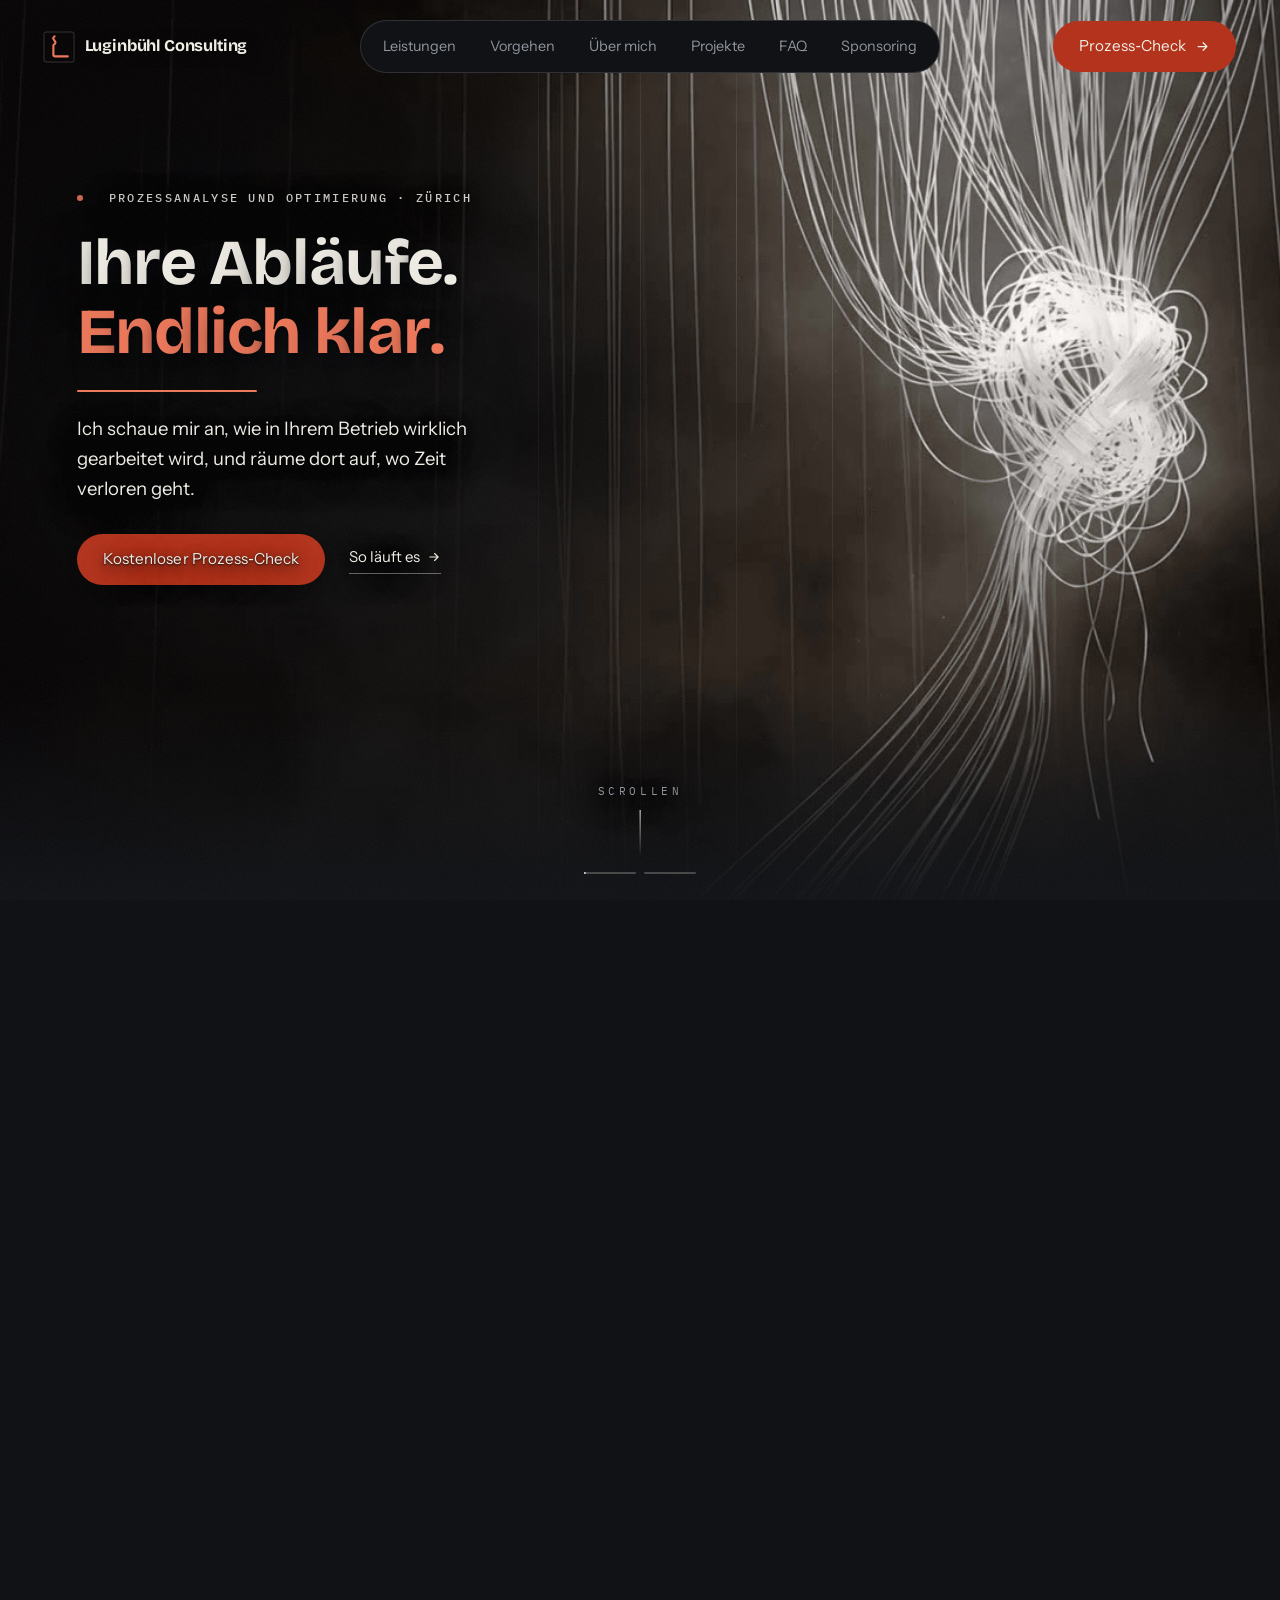
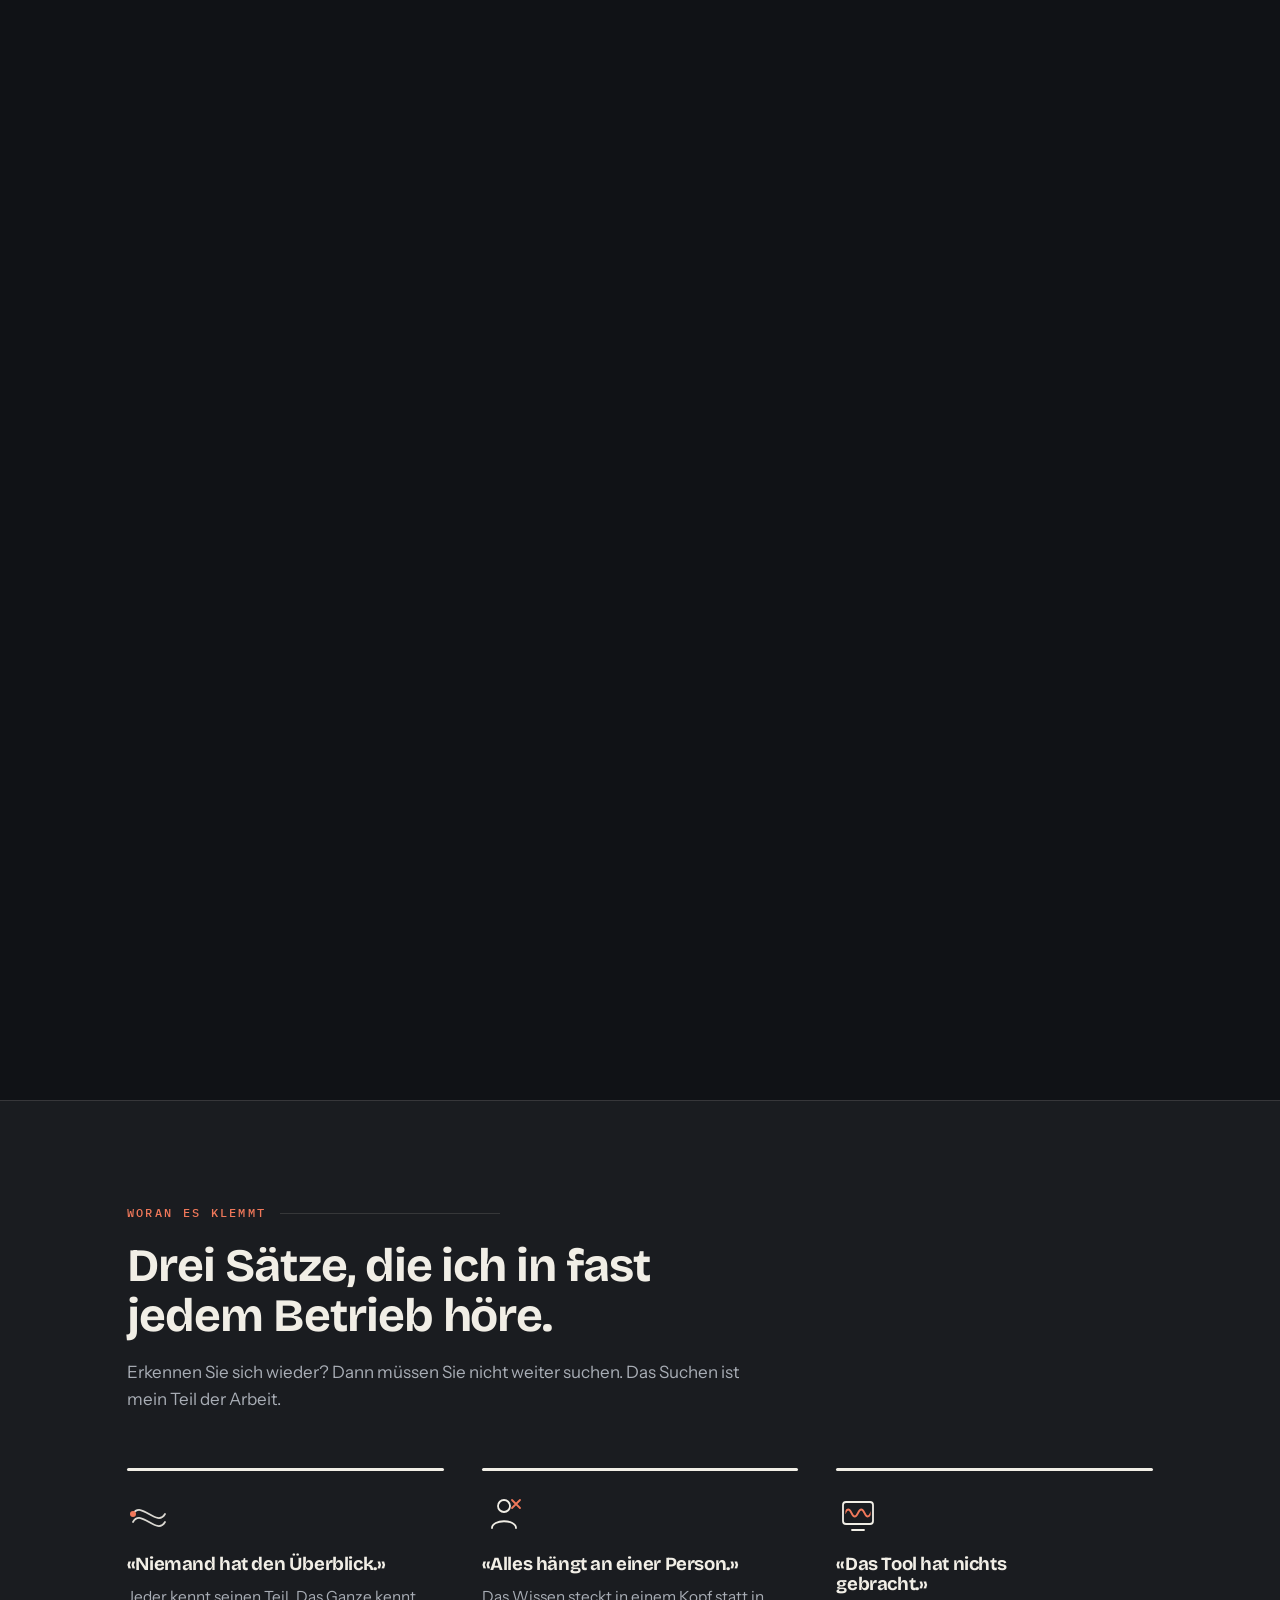
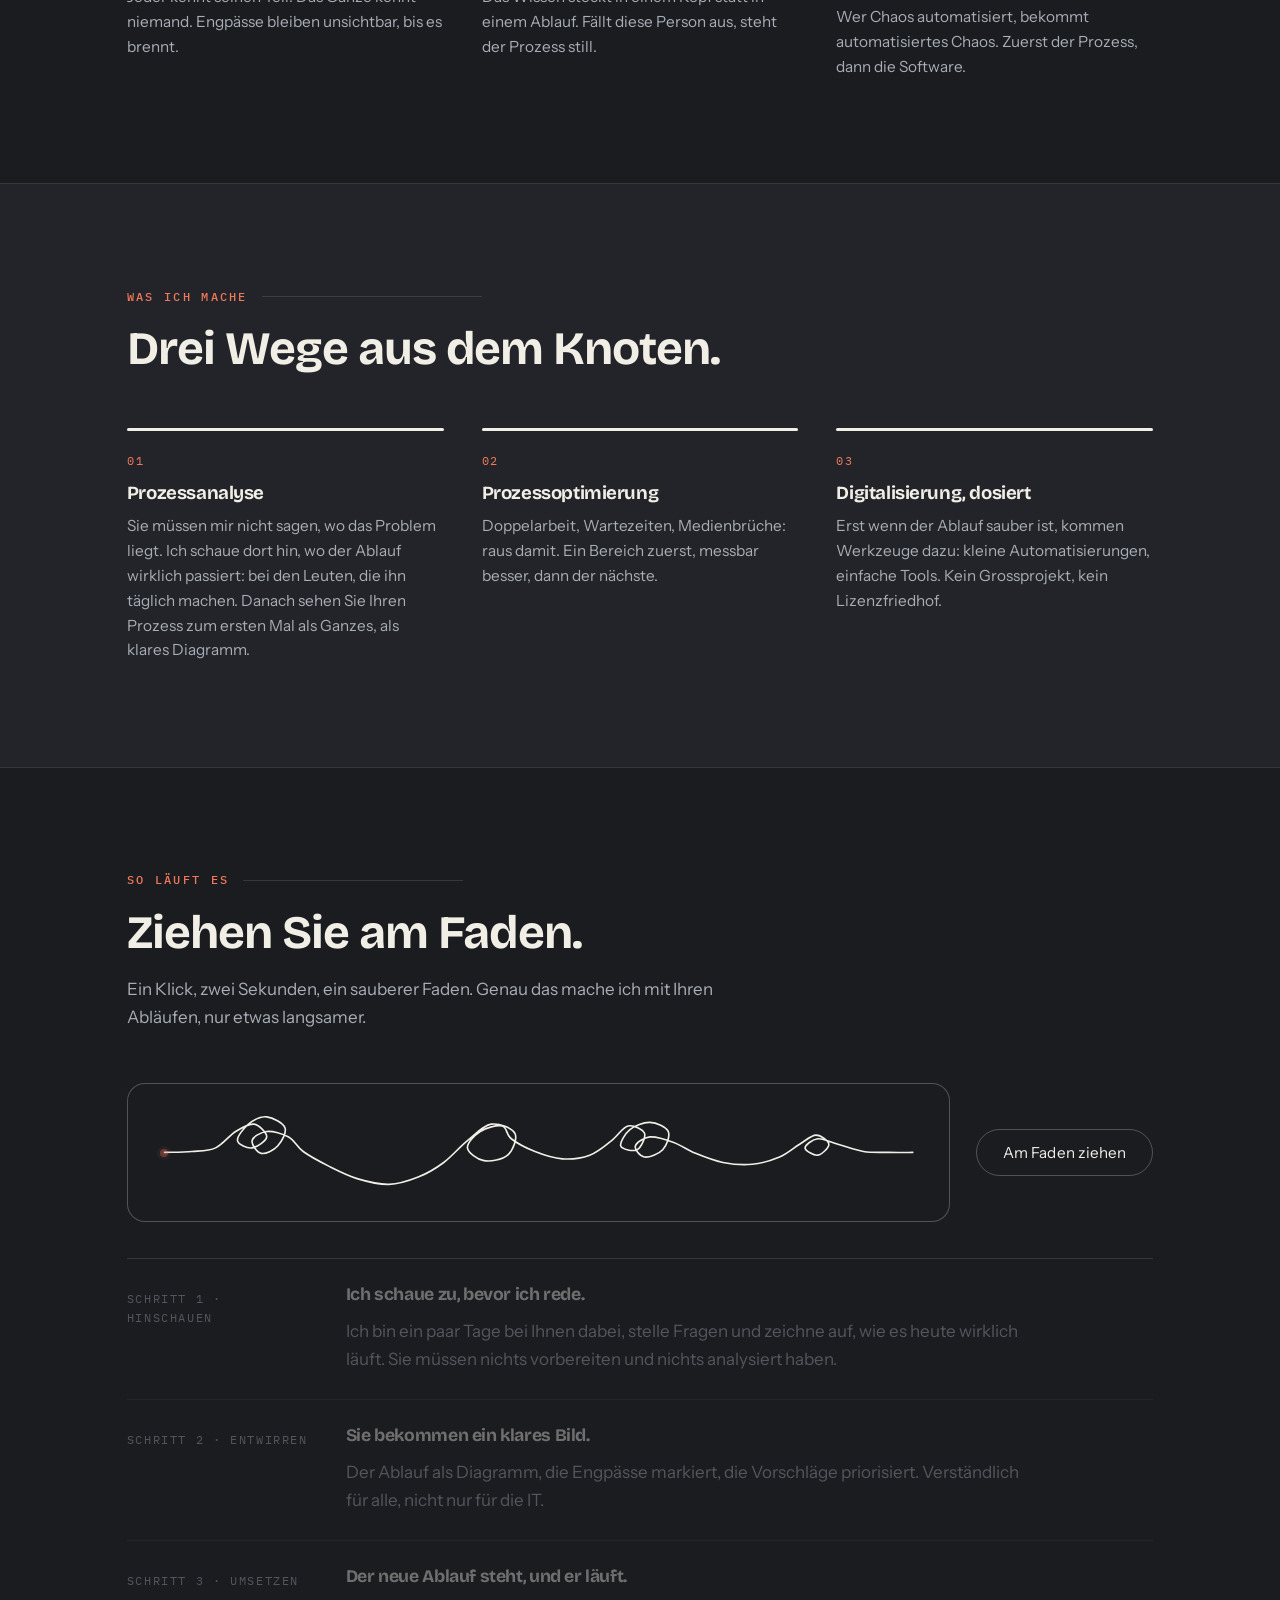
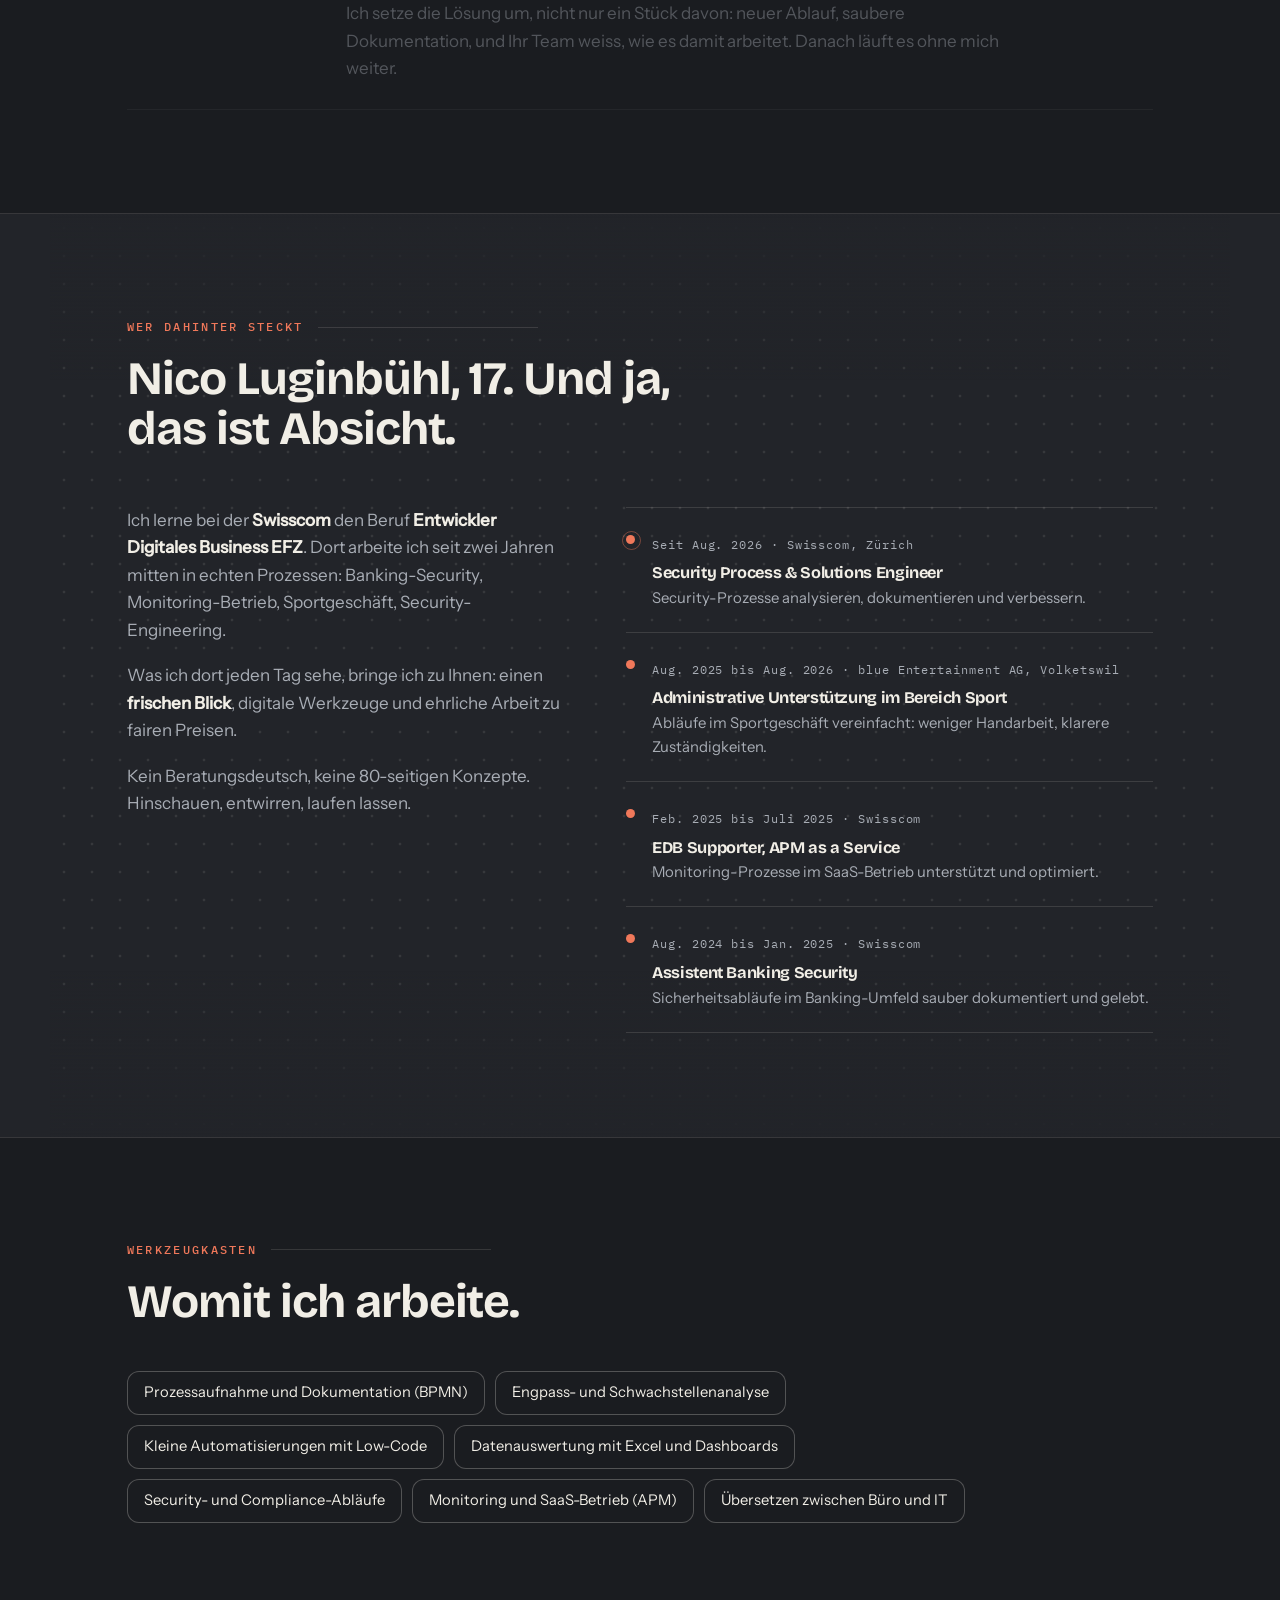
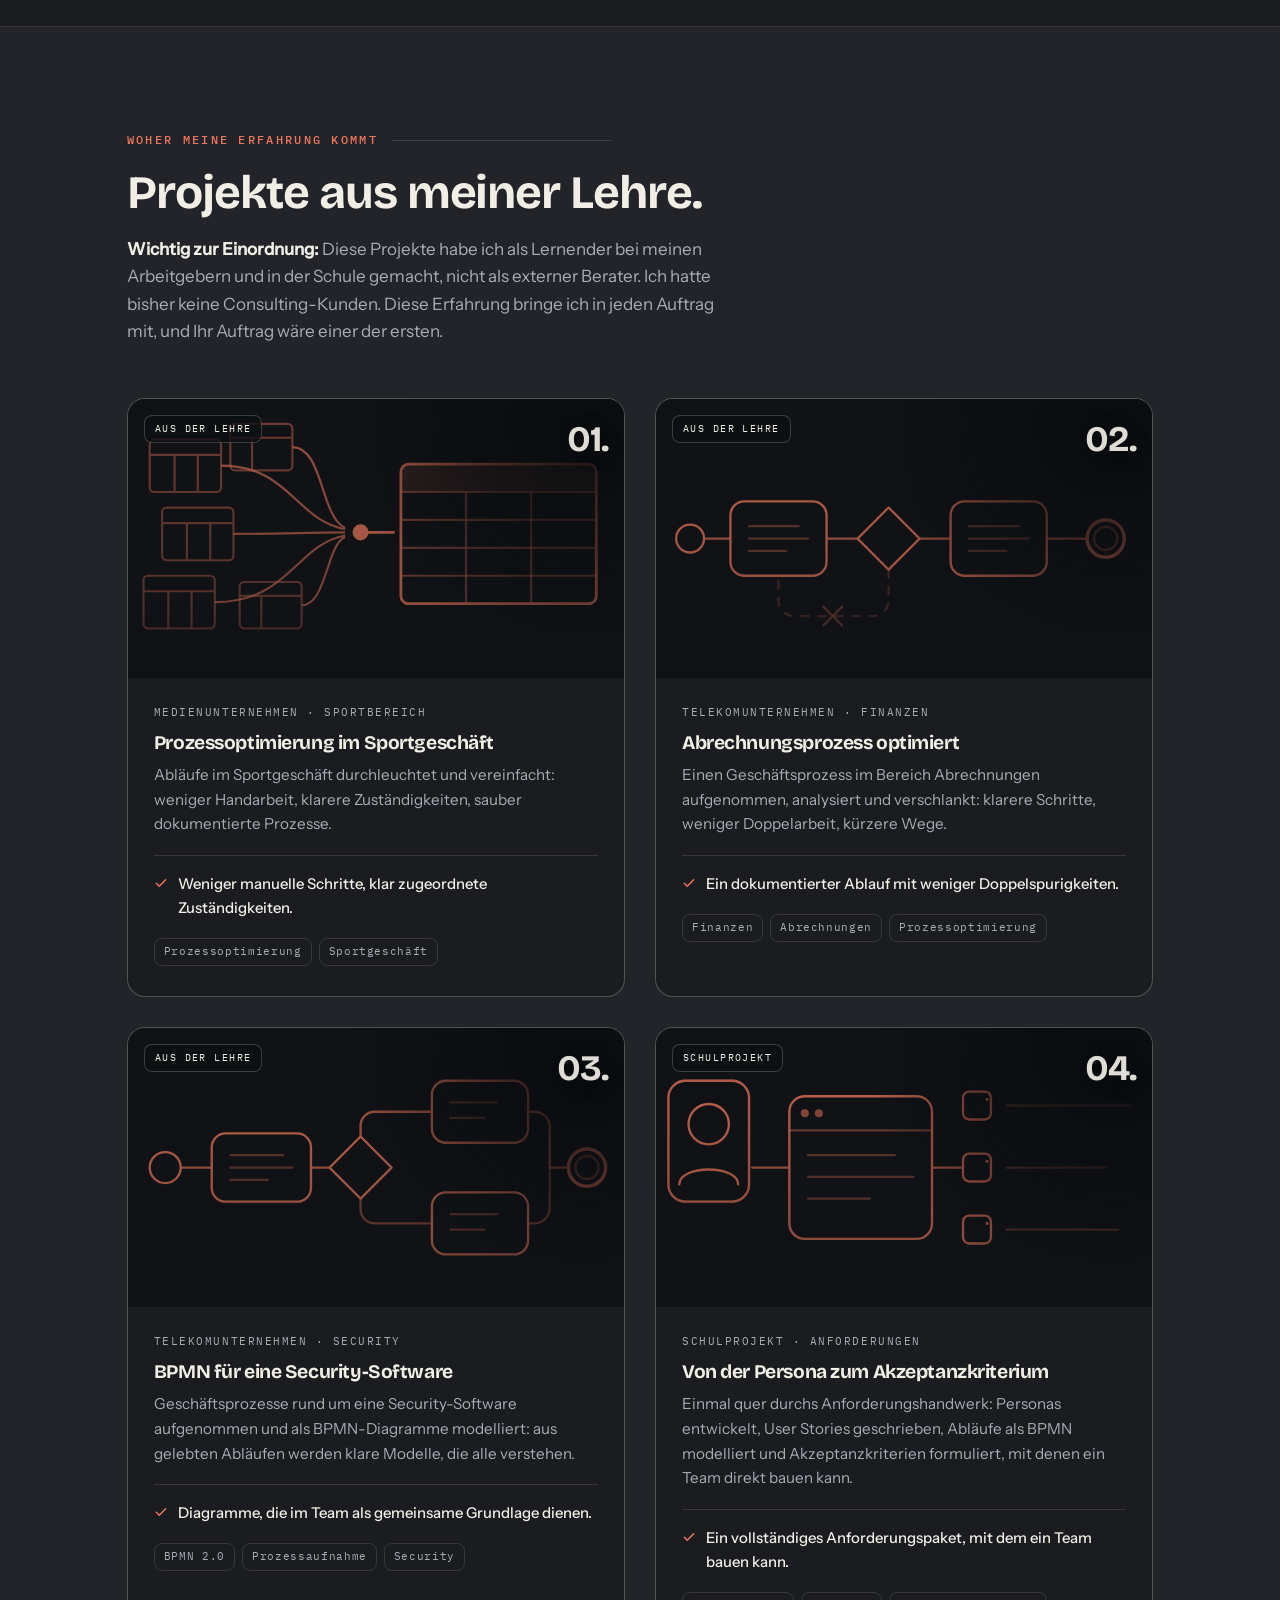
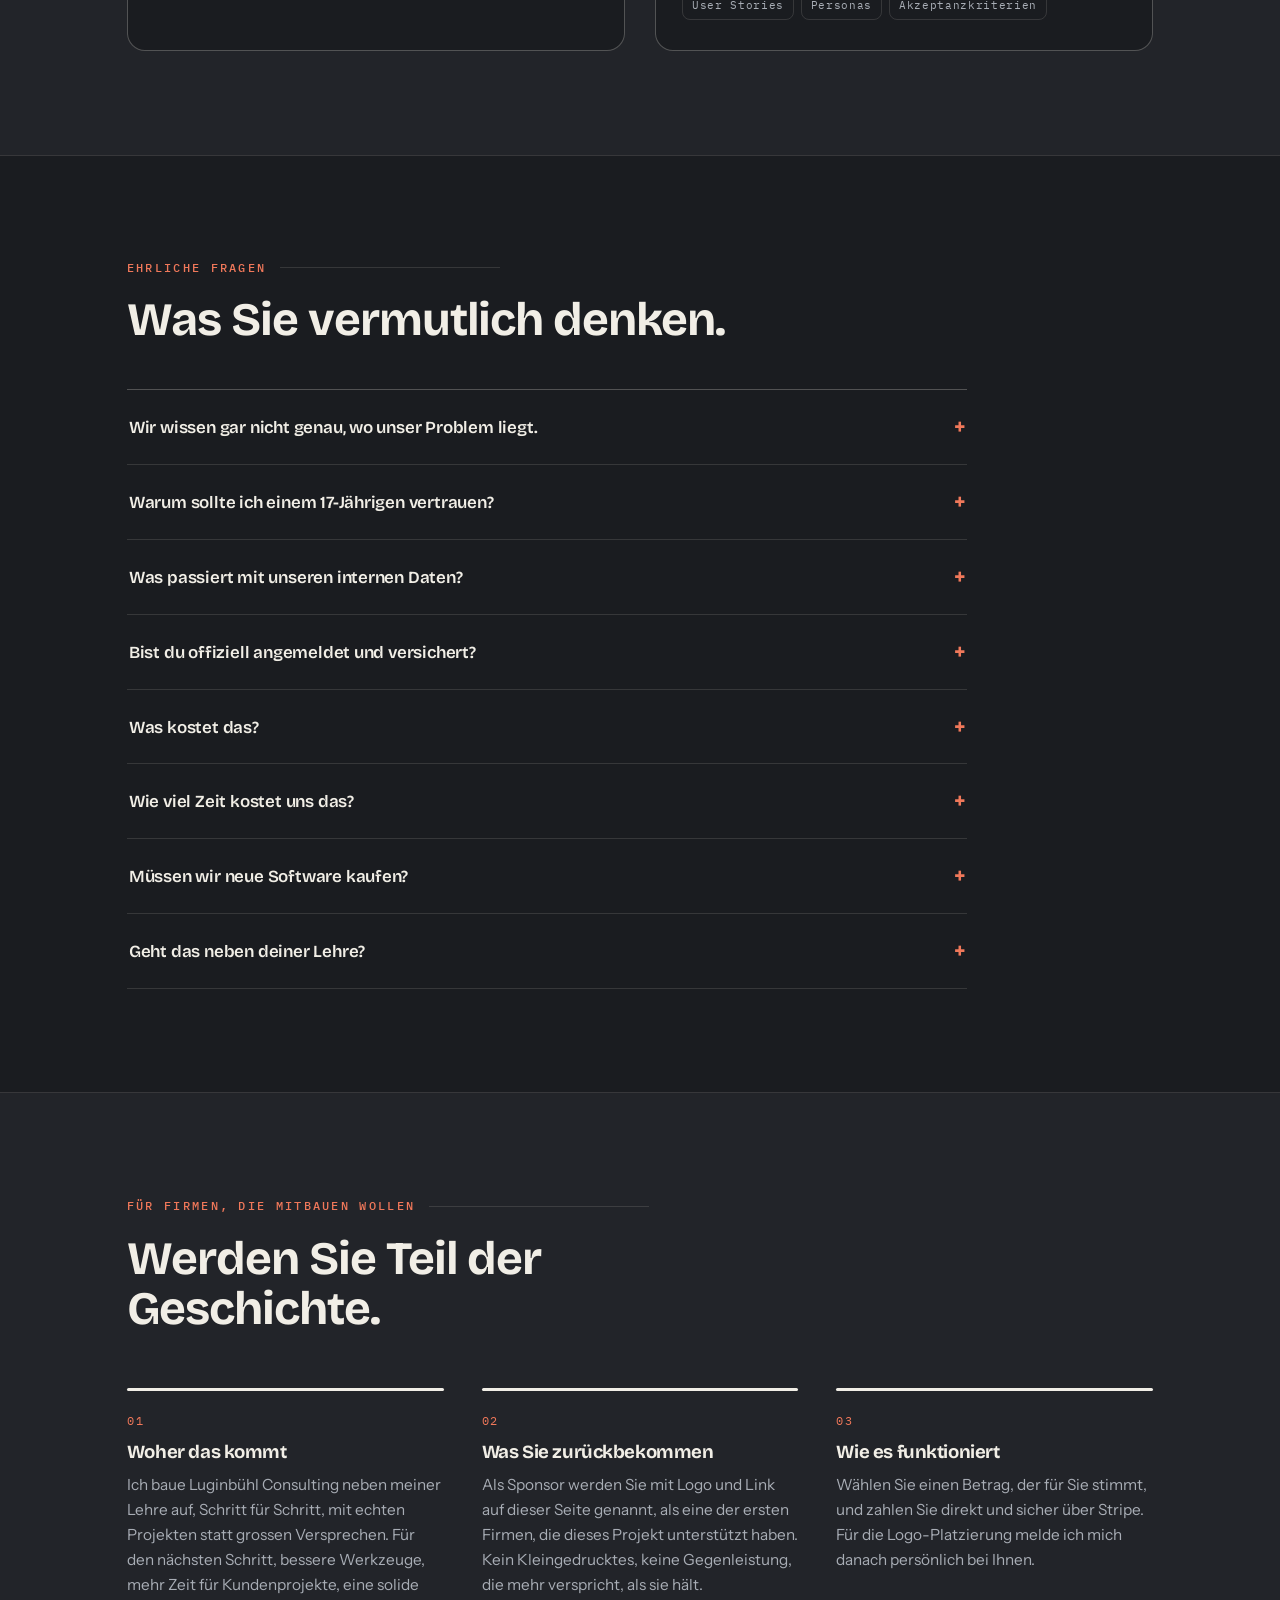
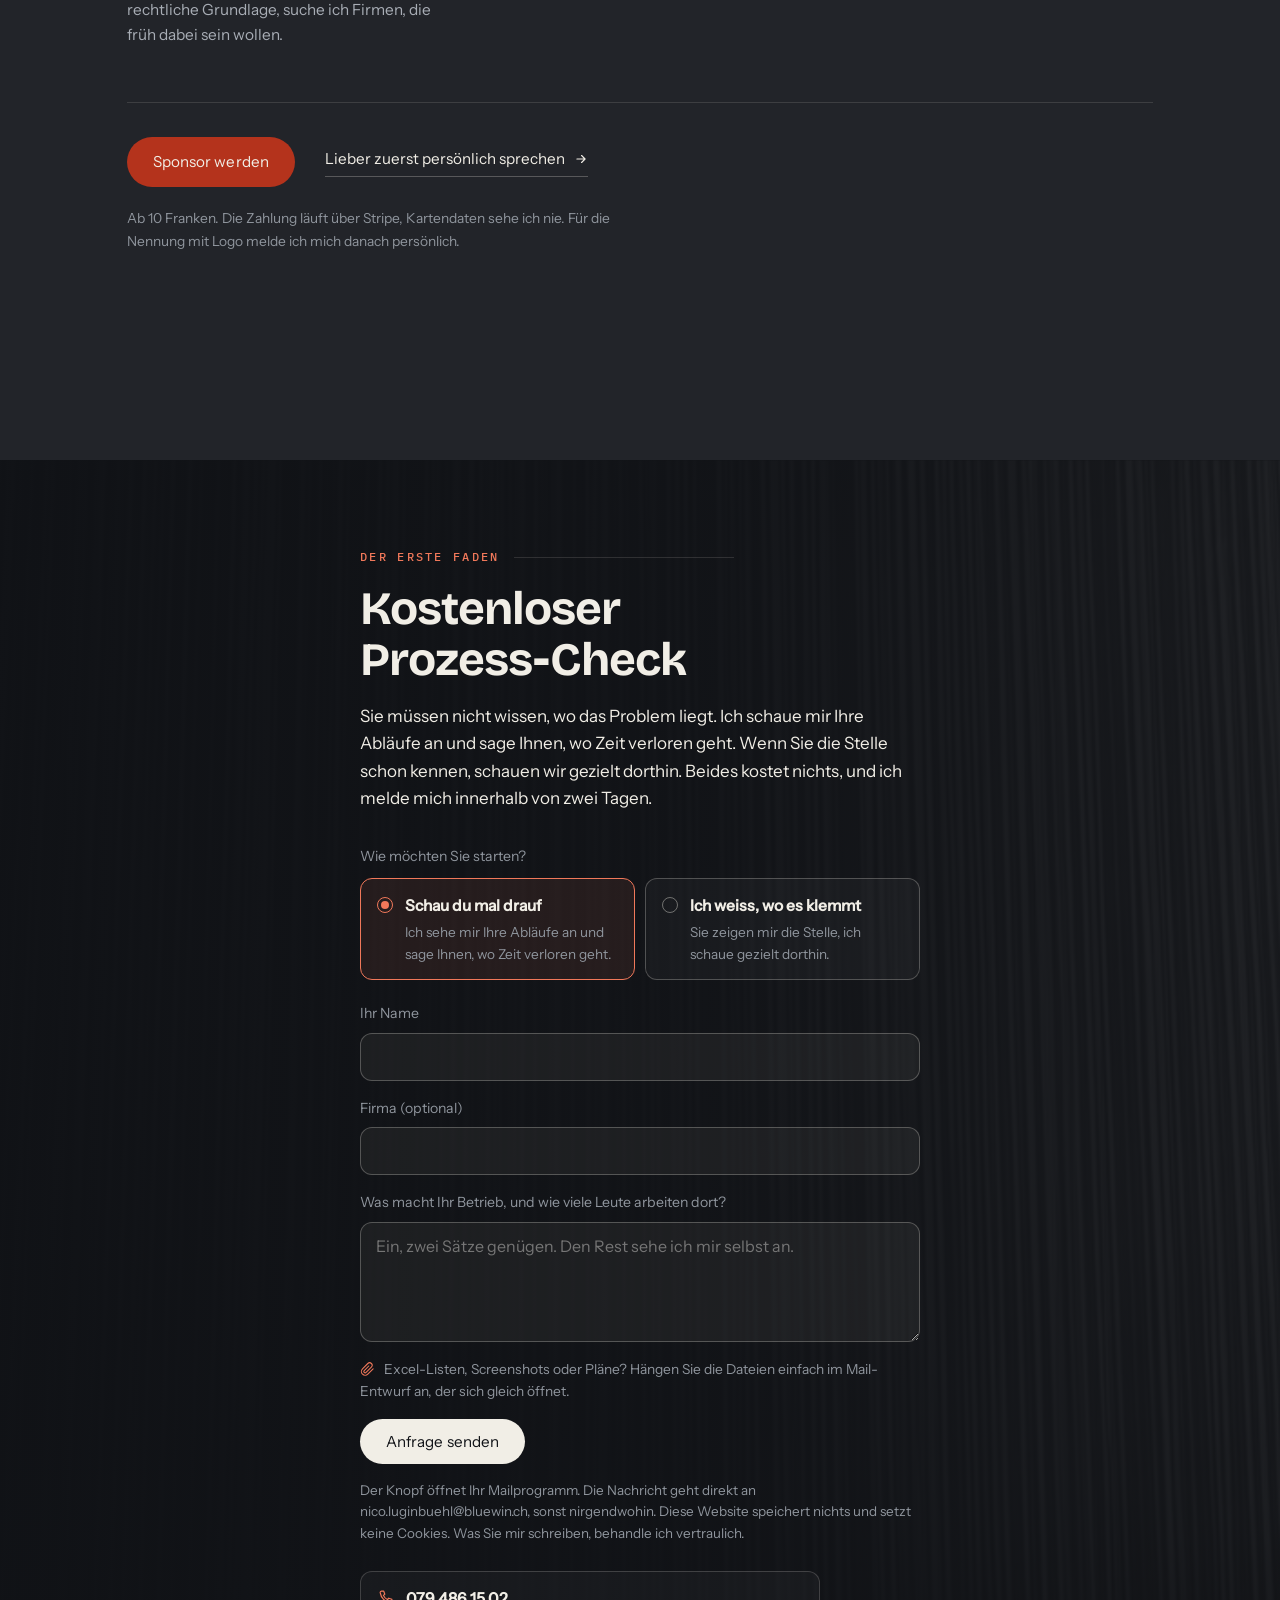
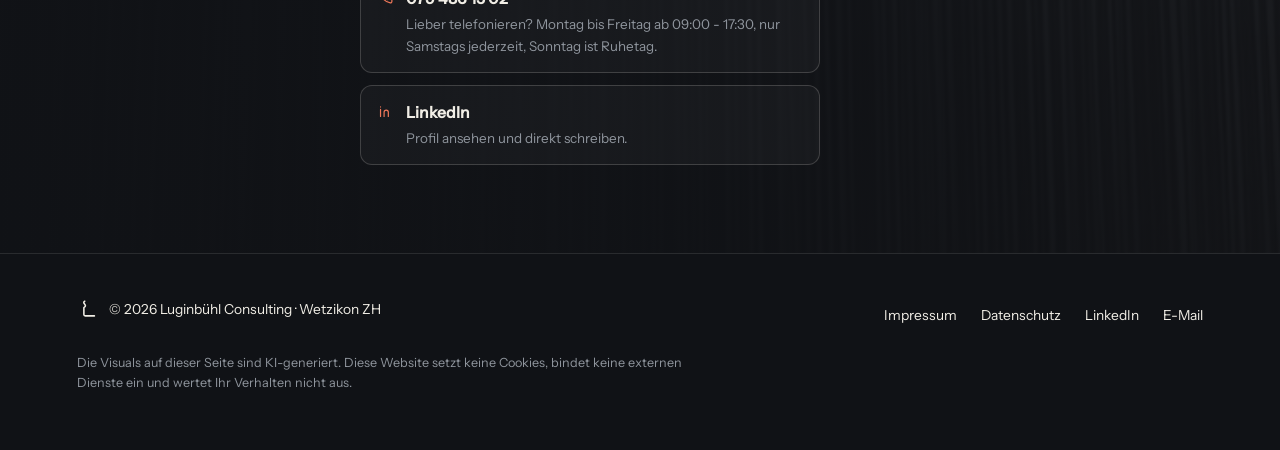
<file: index.html>
<!DOCTYPE html>
<html lang="de">
<head>
<meta charset="UTF-8">
<meta name="viewport" content="width=device-width, initial-scale=1.0">
<title>Luginbühl Consulting · Prozessanalyse und Optimierung</title>
<meta name="description" content="Luginbühl Consulting entwirrt gewachsene Abläufe in KMU und Teams: Prozessanalyse, Prozessoptimierung und dosierte Digitalisierung. Kostenloser Prozess-Check.">
<meta name="theme-color" content="#222429">
<meta property="og:title" content="Luginbühl Consulting · Vom Knoten zur klaren Linie">
<meta property="og:description" content="Prozessanalyse und Optimierung für KMU und Teams. Klar, ehrlich, digital.">
<meta property="og:type" content="website">
<meta property="og:url" content="https://nicolugip-oss.github.io/Luginb-hl-Consulting/">
<meta property="og:image" content="https://nicolugip-oss.github.io/Luginb-hl-Consulting/assets/hero-ending.jpg">
<link rel="icon" href="data:image/svg+xml,%3Csvg xmlns='http://www.w3.org/2000/svg' viewBox='0 0 48 48'%3E%3Crect width='48' height='48' rx='6' fill='%2314161A'/%3E%3Cpath d='M17 7 C9 12 25 15 15 21 L15 36 Q15 39 18 39 L38 39' fill='none' stroke='%23F0785A' stroke-width='3.6' stroke-linecap='round' stroke-linejoin='round'/%3E%3C/svg%3E">
<link rel="stylesheet" href="assets/fonts.css">
<style>
/* ============ Tokens ============
   Dunkles Graphit als Grund, eine einzige Signalfarbe im Rotorange,
   sonst nur Licht und Haarlinien. Drei Grundtoene geben die Tiefe:
   Seite, Band, tiefste Flaeche. */
:root{
  --ground:#222429;
  --ground-2:#1A1C20;
  --ground-3:#101216;
  --light:#F1EEE6;
  --muted:#A8ADB5;
  --muted-2:#8F959D;
  --rule:rgba(241,238,230,.13);
  --rule-2:rgba(241,238,230,.26);
  --signal:#B4331C;
  --signal-deep:#C03A21;
  --ember:#F0785A;
  --night:var(--ground-3);

  /* Rollen. In den tiefsten Abschnitten nur leicht nachgezogen. */
  --canvas:var(--ground);
  --text-primary:var(--light);
  --text-secondary:var(--muted);
  --accent:var(--ember);
  --accent-hover:#F9A38C;
  --accent-muted:rgba(240,120,90,.16);
  --line:var(--rule);
  --line-strong:var(--rule-2);

  --r-xs:8px;
  --r-sm:12px;
  --r-md:18px;
  --tshadow:0 1px 2px rgba(6,8,11,.95),0 3px 12px rgba(6,8,11,.75),0 10px 44px rgba(6,8,11,.78);
  --ease:cubic-bezier(.22,.7,.24,1);
  --ease-out:cubic-bezier(.16,1,.3,1);
  --display:"Bricolage Grotesque",ui-sans-serif,system-ui,Arial,sans-serif;
  --body:"Instrument Sans",system-ui,sans-serif;
  --mono:"IBM Plex Mono",ui-monospace,monospace;
}
/* Tiefste Flaechen: Hero, Navigation, Kontakt, Fuss */
nav,.stage,.static-hero,.contact,footer{
  color:var(--light);
  --canvas:var(--ground-3);
  --text-secondary:var(--muted-2);
}

*{margin:0;padding:0;box-sizing:border-box}
html,body{overflow-x:hidden;overflow-x:clip}
body{
  background:var(--ground);
  color:var(--light);
  font-family:var(--body);
  font-size:17px;
  line-height:1.62;
  -webkit-font-smoothing:antialiased;
  opacity:0;
  transition:opacity .8s var(--ease);
}
body.ready{opacity:1}
/* Papierkorn. Eine feste Ebene, wird einmal gezeichnet und nur noch verschoben. */
body::after{content:"";position:fixed;inset:0;z-index:3;pointer-events:none;opacity:.055;
  background-image:url("data:image/svg+xml,%3Csvg xmlns='http://www.w3.org/2000/svg' width='160' height='160'%3E%3Cfilter id='n'%3E%3CfeTurbulence type='fractalNoise' baseFrequency='.8' numOctaves='3' stitchTiles='stitch'/%3E%3CfeColorMatrix type='saturate' values='0'/%3E%3C/filter%3E%3Crect width='160' height='160' filter='url(%23n)'/%3E%3C/svg%3E")}
@media (prefers-reduced-motion:reduce){body::after{opacity:.04}}

::selection{background:rgba(240,120,90,.26);color:var(--light)}
h1,h2,h3{font-family:var(--display);font-weight:700;line-height:1.08;letter-spacing:-.022em}
a{color:var(--accent);text-decoration:none}
a:hover{color:var(--accent-hover)}
:focus-visible{outline:2px solid var(--accent);outline-offset:3px;border-radius:var(--r-xs)}
.visually-hidden{position:absolute!important;width:1px;height:1px;overflow:hidden;clip:rect(0 0 0 0);white-space:nowrap}
.skip-link{position:fixed;top:-60px;left:16px;z-index:200;background:var(--light);color:var(--ground);padding:10px 16px;border-radius:var(--r-sm);transition:top .3s var(--ease)}
.skip-link:focus{top:16px}

/* Hintergrundebene bleibt, traegt aber nur noch das Papier. */
.env{position:fixed;inset:0;z-index:-1;pointer-events:none;background:var(--ground)}

/* ============ Navigation ============ */
nav{position:fixed;top:0;left:0;right:0;z-index:100;
  display:flex;align-items:center;gap:18px;
  padding:20px clamp(16px,3.4vw,44px);
  pointer-events:none;
  transition:padding .5s var(--ease)}
nav>*{pointer-events:auto}
nav.scrolled{padding-top:12px;padding-bottom:12px}
.brand{display:flex;align-items:center;gap:11px;font-family:var(--display);font-weight:700;
  font-size:1.02rem;letter-spacing:-.01em;color:var(--light);white-space:nowrap;
  text-shadow:0 2px 14px rgba(6,8,11,.7);
  transition:color .4s var(--ease),text-shadow .4s var(--ease)}
.brand:hover{color:var(--light)}
.brand svg{display:block;overflow:visible}
.brand .thread-mark{stroke-dasharray:120;stroke-dashoffset:0}
.brand:hover .thread-mark{animation:markDraw 1.2s var(--ease) forwards}
@keyframes markDraw{from{stroke-dashoffset:120}to{stroke-dashoffset:0}}
/* Sobald die Marke ueber Papier steht, wird sie zu Tinte. */

.nav-pill{position:relative;display:flex;align-items:center;gap:2px;margin:0 auto;
  padding:5px 6px;border-radius:999px;
  background:var(--night);border:1px solid rgba(242,239,231,.14);
  transition:box-shadow .5s var(--ease)}
nav.on-paper .nav-pill{border-color:rgba(241,238,230,.22);box-shadow:0 10px 30px rgba(0,0,0,.4)}
/* Der gleitende Block: ein Element, das zwischen den Woertern wandert. */
.nav-ind{position:absolute;top:5px;bottom:5px;left:0;width:0;border-radius:999px;
  background:rgba(242,239,231,.11);opacity:0;pointer-events:none;
  transform:translateX(0);
  transition:transform .42s var(--ease),width .42s var(--ease),opacity .28s var(--ease),background .35s var(--ease)}
.nav-pill.lit .nav-ind{opacity:1}
.nav-pill.hovering .nav-ind{background:rgba(242,239,231,.16)}
.nav-pill a{position:relative;z-index:1;color:var(--muted-2);font-size:.9rem;padding:9px 16px;border-radius:999px;
  transition:color .3s var(--ease);white-space:nowrap}
.nav-pill a:hover,.nav-pill a.current{color:var(--light)}
.nav-pill a.current::after{content:"";position:absolute;left:16px;right:16px;bottom:6px;height:1.5px;
  background:var(--ember);opacity:.9}
@media (prefers-reduced-motion:reduce){.nav-ind{transition:none}}

.btn{display:inline-block;background:var(--signal);color:var(--light);font-weight:400;font-size:.95rem;
  padding:13px 26px;border-radius:999px;border:none;cursor:pointer;font-family:var(--body);
  letter-spacing:.005em;
  transition:background .28s var(--ease),color .28s var(--ease),transform .28s var(--ease)}
.btn:hover{background:var(--signal-deep);color:var(--light);transform:translateY(-1px)}
.btn-ghost{background:transparent;color:var(--text-primary);border:1px solid var(--line-strong)}
.btn-ghost:hover{background:var(--light);color:var(--ground);border-color:var(--light);transform:none}
.nav-cta{display:inline-flex;align-items:center;gap:9px}
.nav-cta svg{display:block;transition:transform .35s var(--ease)}
.nav-cta:hover svg{transform:translateX(3px)}
@media (max-width:1140px){.nav-pill{display:none}.nav-cta{margin-left:auto}}
@media (max-width:520px){.brand span{display:none}}

/* ============ Hero (Scrub) ============ */
.hero{position:relative;height:300vh;background:var(--night)}
.stage{position:sticky;top:0;height:100vh;overflow:hidden;background:var(--night)}
.poster,.stage video{position:absolute;inset:0;width:100%;height:100%;object-fit:cover}
.poster{background-size:cover;background-position:center}
.stage video{opacity:0;transition:opacity .9s var(--ease);will-change:transform;transform:translateZ(0)}
.stage.video-ready video{opacity:1}
.stage.video-failed video{display:none}
.scrim{position:absolute;inset:0;pointer-events:none;
  background:linear-gradient(180deg, rgba(16,18,22,0) 76%, rgba(16,18,22,.94) 100%),
             radial-gradient(ellipse 120% 90% at 50% 45%, rgba(10,12,15,0) 34%, rgba(10,12,15,.66) 100%)}
.ring-wrap{position:absolute;right:26px;bottom:26px;color:var(--muted-2);opacity:.8}
.ring{display:block;width:30px;height:30px;transform:rotate(-90deg)}
.ring circle{transition:stroke-dashoffset .2s linear}
.scroll-cue{position:absolute;left:50%;bottom:44px;transform:translateX(-50%);display:flex;flex-direction:column;align-items:center;gap:10px;
  transition:opacity .6s var(--ease);pointer-events:none}
.scroll-cue.gone{opacity:0}
.cue-label{font-family:var(--mono);font-size:.66rem;letter-spacing:.34em;text-transform:uppercase;color:var(--muted-2);text-shadow:var(--tshadow)}
.cue-line{width:1px;height:46px;background:linear-gradient(180deg,var(--light),transparent);transform-origin:top;
  animation:cueDrop 2.4s var(--ease) -0.6s infinite}
@keyframes cueDrop{0%{transform:scaleY(0);opacity:0}35%{transform:scaleY(1);opacity:1}80%{transform:scaleY(1);opacity:1}100%{transform:scaleY(1);opacity:0}}
@media (max-height:560px){.scroll-cue{display:none}}

.band{position:absolute;inset:0;opacity:0;pointer-events:none;text-shadow:var(--tshadow)}
.band .inner{position:absolute;max-width:46ch;z-index:1}
.band-left .inner{left:6vw;top:21vh}
.band .kicker{font-family:var(--mono);font-size:.72rem;font-weight:500;letter-spacing:.2em;color:var(--light);text-transform:uppercase;margin-bottom:20px;opacity:.86}
.band .kicker::after{display:none}
.band h1,.band .h{font-size:clamp(2.2rem,4.8vw,3.8rem);max-width:16ch}
.band .h + .lead{margin-top:20px}
.band h1{font-size:clamp(2.3rem,5vw,4.2rem);max-width:13ch}
.band .hl{font-style:normal;color:var(--ember)}
.band .kicker .dot{display:inline-block;width:6px;height:6px;border-radius:50%;background:var(--ember);
  margin-right:12px;vertical-align:2px}
.band .rule{display:block;height:2px;width:min(180px,30vw);margin:24px 0 22px;transform-origin:left center;
  border-radius:2px;transform:scaleX(var(--k,0));background:var(--ember)}
.band .lead{font-size:clamp(1rem,1.5vw,1.16rem);color:var(--light);max-width:36ch;
  opacity:var(--k,0);transform:translateY(calc((1 - var(--k,0))*12px))}
.band-left .lead{max-width:33ch}
.band .step-tag{font-family:var(--mono);font-size:.7rem;letter-spacing:.24em;text-transform:uppercase;
  color:var(--light);margin-bottom:18px;opacity:var(--k,0)}
.band .step-tag::before{content:"";display:inline-block;width:6px;height:6px;border-radius:50%;
  background:var(--ember);margin-right:12px;vertical-align:1px}
.band .hero-cta{display:flex;align-items:center;gap:24px;flex-wrap:wrap;margin-top:30px;
  opacity:var(--k,0);transform:translateY(calc((1 - var(--k,0))*14px))}
.band .hero-cta .btn,.band .hero-cta .quiet{pointer-events:auto}
.band .hero-cta .quiet{display:inline-flex;align-items:center;gap:7px;color:var(--light);font-size:.94rem;
  border-bottom:1px solid rgba(242,239,231,.4);padding-bottom:3px;transition:border-color .35s var(--ease),color .35s var(--ease)}
.band .hero-cta .quiet:hover{color:var(--ember);border-bottom-color:var(--ember)}
.band .hero-cta .quiet svg{transition:transform .35s var(--ease)}
.band .hero-cta .quiet:hover svg{transform:translateX(3px)}

.beats{position:absolute;left:50%;bottom:26px;transform:translateX(-50%);display:flex;gap:8px;pointer-events:none;z-index:2}
.beat{display:block;width:52px;height:2px;border-radius:2px;background:rgba(242,239,231,.24);overflow:hidden}
.beat i{display:block;height:100%;background:var(--light);transform-origin:left center;transform:scaleX(var(--f,0))}
@media (max-height:560px){.beats{display:none}}
.band .h{font-family:var(--display);font-weight:700;line-height:1.08;letter-spacing:-.022em}
.band::before{content:"";position:absolute;pointer-events:none;
  opacity:calc(.25 + .75*var(--k,1));
  inset:-4%;
  background:radial-gradient(ellipse 46% 58% at 26% 46%, rgba(8,10,13,var(--scrimA,.66)) 0%, rgba(8,10,13,calc(var(--scrimA,.66)*.66)) 46%, rgba(8,10,13,0) 76%)}
/* Die letzte Tafel steht bis zum Schluss, also ueber den hellsten
   Videobildern. Ein linksbuendiger Verlauf deckt die ganze Textzeile ab;
   der Kreis oben reichte nur bis zur Haelfte. */
.band-close::before{background:
  linear-gradient(100deg, rgba(8,10,13,var(--scrimA,.88)) 0%,
                          rgba(8,10,13,calc(var(--scrimA,.88)*.88)) 40%,
                          rgba(8,10,13,calc(var(--scrimA,.88)*.44)) 64%,
                          rgba(8,10,13,0) 84%)}
.band-close::after{content:"";position:absolute;inset:0;pointer-events:none;
  background:rgba(8,10,13,.3);opacity:var(--k,0)}

/* Zeichen-Entrances: nur transform + opacity, gescrubbt ueber --k */
.w{display:inline-block;white-space:nowrap}
.c{display:inline-block}
.intro-veil{position:absolute;inset:0;pointer-events:none;background:var(--night);opacity:0;
  transition:opacity 1.9s var(--ease)}
.stage.intro-armed .intro-veil{opacity:1;transition:none}
.intro-lines{position:absolute;inset:0;pointer-events:none;overflow:hidden}
.intro-lines i{position:absolute;top:0;bottom:0;width:1px;transform-origin:top center;transform:scaleY(0);opacity:0;
  background:linear-gradient(180deg,transparent,rgba(242,239,231,.3) 22%,rgba(242,239,231,.12) 62%,transparent);
  transition:transform 1.5s var(--ease),opacity 1.5s var(--ease)}
.intro-lines i:nth-child(1){left:42%}
.intro-lines i:nth-child(2){left:50%;transition-delay:.14s}
.intro-lines i:nth-child(3){left:57.5%;transition-delay:.28s}
.intro-lines i:nth-child(4){left:65%;transition-delay:.42s}
.intro-lines.in i{transform:scaleY(1);opacity:.5}
@media (max-width:900px){.intro-lines{display:none}}

.type .c{opacity:0}
.type .c.on{opacity:1}
.type.caret::after{content:"";display:inline-block;width:.06em;min-width:2px;height:.9em;
  background:var(--ember);vertical-align:-.1em;margin-left:.09em;
  animation:caretBlink .95s steps(1,end) infinite}
@keyframes caretBlink{0%,49%{opacity:1}50%,100%{opacity:0}}
.band .rule{transition:transform .9s var(--ease)}
.band-intro .rule{transform:scaleX(0)}
.band-intro .lead,.band-intro .hero-cta{opacity:0;transform:translateY(14px)}
.band-intro.rule-in .rule{transform:scaleX(1)}
.band-intro.lead-in .lead{opacity:var(--k,1);transform:translateY(0)}
.band .lead,.band .hero-cta{transition:opacity .85s var(--ease),transform .85s var(--ease)}
.scroll-cue,.beats{transition:opacity .8s var(--ease)}
.stage.intro-armed .scroll-cue,.stage.intro-armed .beats{opacity:0}

.e-blur .soft,.e-blur .sharp{display:block}
.e-blur .wrap{display:block;position:relative}
.e-blur .soft{position:absolute;inset:0;filter:blur(10px);opacity:calc(1 - var(--k,0))}
.e-blur .sharp{opacity:var(--k,0)}
.e-drift .c{--kc:clamp(0,(var(--k,0) - var(--th,0))*2.8,1);opacity:var(--kc);
  transform:translateY(calc((1 - var(--kc))*-24px))}
.e-grid .c{--kc:clamp(0,(var(--k,0) - var(--th,0))*2.6,1);opacity:var(--kc);
  transform:translateX(calc((1 - var(--kc))*var(--jx,0px)))}
.e-scatter .c{--kc:clamp(0,(var(--k,0) - var(--th,0))*2.6,1);opacity:var(--kc);
  transform:translate(calc((1 - var(--kc))*var(--jx,0px)),calc((1 - var(--kc))*var(--jy,0px))) rotate(calc((1 - var(--kc))*var(--jr,0deg)))}
.e-rise .w{--kc:clamp(0,(var(--k,0) - var(--th,0))*3,1);opacity:var(--kc);
  transform:translateY(calc((1 - var(--kc))*20px))}

/* ============ Statischer Hero ============ */
.static-hero{display:none;position:relative;min-height:100svh;align-items:flex-end;overflow:hidden;background:var(--night)}
.static-hero .backdrop{position:absolute;inset:0;background-size:cover;background-position:center 30%}
.static-hero .veil{position:absolute;inset:0;background:linear-gradient(180deg, rgba(16,18,22,.3) 0%, rgba(16,18,22,.58) 55%, rgba(16,18,22,.96) 100%)}
.static-hero .inner{position:relative;padding:120px 6vw 64px;max-width:640px;text-shadow:var(--tshadow)}
.static-hero .inner>*{opacity:0;transform:translateY(16px);
  transition:opacity .8s var(--ease),transform .8s var(--ease)}
.static-hero.in .inner>*{opacity:1;transform:translateY(0)}
.static-hero.in .inner>*:nth-child(2){transition-delay:.12s}
.static-hero.in .inner>*:nth-child(3){transition-delay:.24s}
.static-hero.in .inner>*:nth-child(4){transition-delay:.36s}
@media (prefers-reduced-motion:reduce){.static-hero .inner>*{opacity:1;transform:none}}
.static-hero .kicker{font-family:var(--mono);font-size:.72rem;font-weight:500;letter-spacing:.2em;color:var(--light);text-transform:uppercase;margin-bottom:18px;opacity:.86}
.static-hero .kicker::after{display:none}
.static-hero h1{font-size:clamp(2.2rem,9vw,3.4rem)}
.static-hero p{margin:20px 0 32px;color:var(--light);max-width:38ch}

/* Gate: identisch in CSS und JS */
@media (max-width:720px),
       (orientation:portrait) and (max-width:1024px),
       (orientation:portrait) and (pointer:coarse),
       (orientation:landscape) and (pointer:coarse) and (max-height:560px),
       (prefers-reduced-motion:reduce){
  .hero{display:none}
  .static-hero{display:flex}
  .static-hero .backdrop{background-image:url("assets/hero-ending.jpg")}
}
@media (max-height:560px){.ring-wrap{display:none}}

/* ============ Sektionen ============ */
main{position:relative;counter-reset:sec}
.section{position:relative;padding:104px 6vw;max-width:1180px;margin:0 auto}
/* Volle Breite als Farbband statt als abgerundeter Kasten. */
.section.panel::after{content:"";position:absolute;z-index:-1;
  left:50%;margin-left:-50vw;width:100vw;top:0;bottom:0;
  background:var(--ground-2);
  border-top:1px solid var(--rule);border-bottom:1px solid var(--rule)}
/* Die Nummer steht im Rand wie in einem technischen Dokument. */
.section::before{counter-increment:sec;content:counter(sec,decimal-leading-zero);
  position:absolute;left:calc(6vw - 62px);top:104px;
  font-family:var(--mono);font-size:.72rem;letter-spacing:.14em;color:var(--muted-2);opacity:.55;
  pointer-events:none}
@media (max-width:1340px){.section::before{display:none}}
#kontakt::before{display:none}
#kontakt{padding-bottom:0}
.kicker{display:flex;align-items:center;gap:14px;
  font-family:var(--mono);font-size:.72rem;font-weight:500;letter-spacing:.2em;
  color:var(--accent);text-transform:uppercase;margin-bottom:18px}
.kicker::after{content:"";flex:1 1 auto;max-width:220px;height:1px;background:var(--line)}
.section h2{font-size:clamp(1.9rem,3.8vw,2.9rem);max-width:20ch}
.lede{margin-top:18px;color:var(--text-secondary);max-width:56ch}
.lede strong{color:var(--light);font-weight:600}

/* Karten: Spalten mit Kopflinie, keine Kaesten */
.grid-3{display:grid;grid-template-columns:repeat(3,1fr);gap:38px;margin-top:54px}
@media (max-width:900px){.grid-3{grid-template-columns:1fr;gap:30px}}
.card{position:relative;background:none;border:0;padding:24px 0 0}
/* Kopflinie als eigenes Element, damit auch sie runde Enden hat */
.card::before{content:"";position:absolute;left:0;top:0;width:100%;height:3px;border-radius:3px;
  background:var(--light);transition:background .4s var(--ease)}
.card:hover::before{background:var(--ember)}
.card h3{font-size:1.16rem;margin-bottom:11px;max-width:22ch}
.card p{color:var(--text-secondary);font-size:.96rem}
.card .num{font-family:var(--mono);font-size:.72rem;color:var(--accent);letter-spacing:.16em;margin-bottom:12px;display:block}
.card .pict{display:block;margin-bottom:18px;color:var(--light)}
.card:hover .pict{color:var(--ember)}
.card .pict .pulse{color:var(--ember)}
/* Die drei Zeichen bewegen sich, sobald der Abschnitt im Bild ist.
   Es sind drei kleine Animationen auf je einem Element, ohne Layout. */
.rider{offset-path:path("M6 22 C14 8 30 36 38 22");offset-rotate:0deg;offset-distance:0%}
.rev.in .card:nth-child(1) .rider{animation:ride 3.8s ease-in-out infinite}
@keyframes ride{
  0%{offset-distance:0%;opacity:0}
  9%{opacity:1}
  86%{opacity:1}
  100%{offset-distance:100%;opacity:0}}
/* Ohne offset-path bleibt der Punkt einfach in der Mitte der Welle. */
@supports not (offset-path: path("M0 0")){.rider{transform:translate(22px,22px)}}

.rev.in .card:nth-child(2) .blink{animation:xBlink 2.6s steps(1,end) infinite}
@keyframes xBlink{0%,40%{opacity:1}42%,47%{opacity:.12}49%,57%{opacity:1}59%,64%{opacity:.12}66%,100%{opacity:1}}

/* Die Kurve ist eine Periode laenger gezeichnet, als das Fenster breit ist,
   und wandert genau um eine Periode. Deshalb sieht man keinen Ansatz. */
.wave{transform-box:view-box;transform-origin:0 0}
.rev.in .card:nth-child(3) .wave{animation:waveRun 2.4s linear infinite}
@keyframes waveRun{from{transform:translateX(0)}to{transform:translateX(-13px)}}

/* Entrances unter dem Fold */
.rev .part{opacity:0;transform:translateY(22px)}
.rev.in .part{opacity:1;transform:translateY(0);transition:opacity .8s var(--ease),transform .8s var(--ease)}
.rev.in .part:nth-child(2){transition-delay:.08s}
.rev.in .part:nth-child(3){transition-delay:.16s}
.rev.in .part:nth-child(4){transition-delay:.24s}
.rev.in .part:nth-child(5){transition-delay:.32s}
.rev.in.settled .part,.rev.in.settled .part:nth-child(2),.rev.in.settled .part:nth-child(3),.rev.in.settled .part:nth-child(4),.rev.in.settled .part:nth-child(5){transition-delay:0s}

/* Vorgehen + Interaktion */
.untangle{margin:52px 0 10px;display:grid;grid-template-columns:minmax(0,1fr) auto;gap:26px;align-items:center}
@media (max-width:900px){.untangle{grid-template-columns:1fr}}
.untangle-stage{position:relative;border:1px solid var(--rule-2);border-radius:var(--r-md);background:var(--ground-2);overflow:hidden}
.untangle-stage svg{display:block;width:100%;height:auto}
.untangle-stage .thread{stroke:var(--light);stroke-width:1.8;fill:none;stroke-linecap:round;stroke-linejoin:round}
/* Der Punkt faehrt auf dem Faden, wie ein Auto auf der Strasse: seine
   Lage kommt aus denselben Stuetzpunkten, aus denen die Kurve gezeichnet
   wird, nicht aus einer geraden Formel. */
.untangle-stage .spark{position:absolute;width:8px;height:8px;border-radius:50%;background:var(--ember);
  left:var(--sx,4.4%);top:var(--sy,50%);
  transform:translate(-50%,-50%);
  box-shadow:0 0 0 3px rgba(240,120,90,.18);
  opacity:calc(.35 + var(--up,0)*.65);transition:opacity .4s var(--ease)}
.hold-btn{white-space:nowrap;user-select:none;-webkit-user-select:none}
.hold-btn .alt{display:none}
.untangle.done .hold-btn .alt{display:inline}
.untangle.done .hold-btn .default{display:none}
.untangle.running .hold-btn{pointer-events:none;opacity:.6}
.steps{counter-reset:step;margin-top:36px;border-top:1px solid var(--rule)}
.step{opacity:.4;transition:opacity .8s var(--ease);border-bottom:1px solid var(--rule);
  padding:26px 0;position:relative;
  display:grid;grid-template-columns:minmax(0,17ch) minmax(0,1fr);gap:6px 32px}
.step .mono{grid-column:1;grid-row:1 / span 2;padding-top:5px}
.step h3{grid-column:2;grid-row:1}
.step p{grid-column:2;grid-row:2}
@media (max-width:760px){.step{grid-template-columns:1fr;gap:8px}
  .step .mono,.step h3,.step p{grid-column:1;grid-row:auto}}
.step.lit{opacity:1}
.step h3{font-size:1.1rem;margin-bottom:8px}
.step p{color:var(--text-secondary);max-width:62ch}
.step .mono{font-family:var(--mono);font-size:.72rem;color:var(--text-secondary);letter-spacing:.14em;text-transform:uppercase;display:block;
  transition:color .5s var(--ease)}
.step.lit .mono{color:var(--ember)}

/* Ueber mich: ein ruhendes Punktraster im Hintergrund. Unter dem Zeiger
   wandert eine Linse mit, in der dieselben Punkte groesser und waermer
   sind: es sieht aus, als wuerden sie im Vorbeigehen aufleuchten. Das
   Raster der Linse ist an der Seite verankert, nicht an der Linse, sonst
   laegen die hellen Punkte neben den ruhenden.
   Bewegt wird ein einziges Element von 520 Pixeln, nur per transform.
   Drei bildschirmgrosse Ebenen halbierten in einem frueheren Versuch die
   Bildrate, deshalb bewusst nur diese eine kleine Flaeche. */
.weave{position:absolute;inset:0;z-index:-1;overflow:hidden;pointer-events:none}
.weave-bed{position:absolute;inset:0;
  background-image:radial-gradient(circle at center,rgba(241,238,230,.10) 0 1.1px,transparent 1.7px);
  background-size:28px 28px}
/* Oben und unten laeuft das Raster aus, damit das Feld keine Kante hat. */
.weave::after{content:"";position:absolute;inset:0;
  background:linear-gradient(180deg,var(--ground) 0%,transparent 18%,transparent 82%,var(--ground) 100%)}
/* Ein Ring, der den Zeiger umkreist, mit dem Radius der Fliesstextgroesse
   (17 Pixel), also 36 Pixel im Durchmesser. Darin liegt der Grund etwas
   tiefer und die Punkte des Rasters leuchten warm auf: weil der Ring nur
   wenig groesser ist als der Rasterabstand, leuchten immer nur ein bis
   zwei Punkte gleichzeitig, waehrend man darueberfaehrt. */
.weave-lens{position:absolute;left:0;top:0;width:36px;height:36px;margin:-18px 0 0 -18px;
  --tx:0px;--ty:0px;
  opacity:0;will-change:transform,opacity;backface-visibility:hidden;
  border-radius:50%;overflow:hidden;
  border:1.5px solid rgba(240,120,90,.62);
  background:radial-gradient(circle closest-side,rgba(10,9,11,.48),rgba(10,9,11,.28) 100%);
  box-shadow:0 0 0 4px rgba(240,120,90,.07),0 0 14px 2px rgba(240,120,90,.10);
  transition:opacity .35s var(--ease)}
.weave-lens::before{content:"";position:absolute;inset:-2px;
  background-image:radial-gradient(circle at center,rgba(240,150,120,.14) 0 2.6px,transparent 3.4px);
  background-size:28px 28px;
  background-position:var(--tx) var(--ty)}
.weave.live .weave-lens{opacity:1}
@media (prefers-reduced-motion:reduce){.weave-lens{display:none}}

.about-grid{display:grid;grid-template-columns:minmax(0,5fr) minmax(0,6fr);gap:60px;margin-top:52px}
@media (max-width:900px){.about-grid{grid-template-columns:1fr;gap:40px}}
.about-text p{margin-bottom:18px;color:var(--text-secondary)}
.about-text p strong{color:var(--light);font-weight:600}
.timeline{position:relative;border-top:1px solid var(--rule)}
.t-item{position:relative;padding:22px 0 22px 26px;border-bottom:1px solid var(--rule)}
.t-item::before{content:"";position:absolute;left:0;top:27px;width:9px;height:9px;
  border-radius:50%;background:var(--ember)}
/* Die aktuelle Station bekommt zusaetzlich einen Ring. Beide schlagen wie
   ein Herz: zwei kurze Schlaege, dann eine Pause. Bewegt wird nur die
   Groesse und die Deckkraft, das kostet kein Layout. */
.t-item:first-child::after{content:"";position:absolute;left:-4px;top:23px;width:17px;height:17px;
  border-radius:50%;border:1px solid rgba(240,120,90,.42)}
.rev.in .t-item:first-child::before{animation:heartBeat 1.7s var(--ease) infinite}
.rev.in .t-item:first-child::after{animation:heartRing 1.7s var(--ease) infinite}
@keyframes heartBeat{
  0%{transform:scale(1)}
  7%{transform:scale(1.45)}
  15%{transform:scale(1)}
  23%{transform:scale(1.24)}
  33%{transform:scale(1)}
  100%{transform:scale(1)}}
/* Der Ring geht mit jedem Schlag nach aussen und kehrt unsichtbar in die
   Ruhelage zurueck, deshalb sieht man den Sprung nicht. Zwischen den
   Schlaegen bleibt er schwach stehen und markiert die aktuelle Station. */
@keyframes heartRing{
  0%{transform:scale(1);opacity:.45}
  7%{transform:scale(1.16);opacity:.85}
  38%{transform:scale(1.8);opacity:0}
  40%{transform:scale(1);opacity:0}
  58%{transform:scale(1);opacity:.45}
  100%{transform:scale(1);opacity:.45}}
.t-item .when{font-family:var(--mono);font-size:.72rem;color:var(--text-secondary);letter-spacing:.08em}
.t-item h3{font-size:1.02rem;margin:7px 0 4px}
.t-item p{color:var(--text-secondary);font-size:.93rem;max-width:52ch}

/* Kompetenzen */
.skills{display:flex;flex-wrap:wrap;align-items:flex-start;gap:10px;margin-top:44px;max-width:880px}
/* Beim Zeigen erklaert sich der Begriff in einem Satz. Die Erklaerung
   liegt ueber der Seite statt in ihr: der Chip selbst aendert seine Groesse
   nie. Vorher wuchs er, dadurch floss die ganze Zeile neu um und die Seite
   rechnete das Layout bei jedem Bild neu, 27 Mal pro Aufklappen. Genau das
   war das Stottern. Jetzt bewegen sich nur Deckkraft und Verschiebung,
   beides ohne Layout. */
.skill{position:relative;max-width:100%;
  border:1px solid var(--rule-2);border-radius:var(--r-sm);padding:9px 16px;font-size:.92rem;
  color:var(--light);background:var(--ground-2);cursor:default;
  transition:border-color .3s var(--ease),background .3s var(--ease)}
.skill .s-label{display:block;font-size:.92rem;white-space:nowrap}
.skill .s-more{position:absolute;z-index:1;left:-1px;top:calc(100% + 9px);
  width:min(330px,74vw);padding:14px 16px;
  border:1px solid rgba(240,120,90,.5);border-radius:var(--r-sm);
  background:var(--ground-3);box-shadow:0 14px 34px rgba(0,0,0,.5);
  color:var(--muted);font-size:.86rem;line-height:1.52;text-align:left;
  opacity:0;transform:translateY(-7px);transform-origin:top left;
  pointer-events:none;visibility:hidden;
  transition:opacity .24s var(--ease),transform .28s var(--ease),visibility 0s .28s}
/* Am rechten Rand klappt die Erklaerung nach links auf, sonst haenge sie
   ueber den Seitenrand hinaus. Die Klasse setzt das Skript einmal beim
   Zeigen, nicht bei jedem Bild. */
.skill.s-flip .s-more{left:auto;right:-1px;transform-origin:top right}
.skill:hover,.skill:focus{outline:none;border-color:var(--ember);background:var(--ground-3);z-index:6}
.skill:hover .s-more,.skill:focus .s-more{opacity:1;transform:none;visibility:visible;transition-delay:0s}
.skill:focus-visible{box-shadow:0 0 0 2px var(--ember)}
@media (prefers-reduced-motion:reduce){
  .skill,.skill .s-more{transition:none}
  .skill:hover .s-more,.skill:focus .s-more{transition:none}}

/* Abschluss eines Abschnitts: eine Handlung, daneben die leisere
   Alternative, darunter das Kleingedruckte. Vorher stand hier .hero-cta,
   eine Klasse aus dem Video, die ausserhalb des Videos ueberhaupt keine
   Regeln hat: die zwei Knoepfe klebten deshalb aneinander und sassen zu
   nah am Text darueber. */
.cta-row{margin-top:54px;padding-top:34px;border-top:1px solid var(--rule);
  display:flex;flex-direction:column;align-items:flex-start;gap:20px}
.cta-main{display:flex;flex-wrap:wrap;align-items:center;gap:18px 30px}
.cta-alt{display:inline-flex;align-items:center;gap:9px;color:var(--light);font-size:.95rem;
  border-bottom:1px solid var(--rule-2);padding-bottom:4px;
  transition:color .3s var(--ease),border-color .3s var(--ease)}
.cta-alt:hover{color:var(--ember);border-bottom-color:var(--ember)}
.cta-alt svg{display:block;transition:transform .35s var(--ease)}
.cta-alt:hover svg{transform:translateX(3px)}
.cta-hint{font-size:.86rem;color:var(--muted-2);max-width:56ch;margin:0}
@media (max-width:560px){
  .cta-main{width:100%;gap:16px}
  .cta-main .btn{width:100%;text-align:center;justify-content:center}
}

/* Projekte */
.pgrid{display:grid;grid-template-columns:repeat(2,minmax(0,1fr));gap:30px;margin-top:52px}
@media (max-width:900px){.pgrid{grid-template-columns:1fr}}
.pcard{position:relative;display:flex;flex-direction:column;overflow:hidden;
  border:1px solid var(--rule-2);border-radius:var(--r-md);background:var(--ground-2);
  transition:border-color .4s var(--ease)}
.pcard:hover{border-color:var(--light)}
.pcard .media{position:relative;aspect-ratio:16/9;overflow:hidden;background:var(--night);
  --mx:50%;--my:50%}
/* Warmes Licht, das dem Zeiger ueber die Flaeche folgt. */
.pcard .spot{position:absolute;inset:0;z-index:1;pointer-events:none;opacity:0;
  transition:opacity .5s var(--ease);
  background:radial-gradient(240px 240px at var(--mx) var(--my),
    rgba(240,120,90,.32) 0%, rgba(240,120,90,.11) 42%, transparent 72%)}
.pcard:hover .spot{opacity:1}
/* Beim Zeigen laeuft der Prozess. Bei der ersten Karte stroemen die
   zusammenlaufenden Kurven, dort passt das Strichmuster. */
.pcard:hover .motif .flow,.pcard:hover .motif .flow *{
  stroke-dasharray:7 9;animation:flowRun 1.5s linear infinite}
@keyframes flowRun{to{stroke-dashoffset:-32}}
/* Bei den Ablaufdiagrammen bleibt die Linie durchgezogen; nur eine helle
   Marke faehrt darauf entlang, wie ein Wagen auf der Strasse. pathLength
   normiert jeden Pfad auf 100, dadurch ist das Tempo ueberall gleich. */
.pcard .motif .trace{opacity:0;stroke-width:2.6;stroke-dasharray:13 87;stroke-dashoffset:100;
  transition:opacity .45s var(--ease)}
.pcard:hover .motif .trace{opacity:1;animation:traceRun 2.6s linear infinite}
@keyframes traceRun{from{stroke-dashoffset:100}to{stroke-dashoffset:0}}
/* Die Haken werden der Reihe nach gezogen, die Kaestchen bleiben stehen. */
.pcard .motif .tick{stroke-width:2;stroke-dasharray:100;stroke-dashoffset:100}
.pcard:hover .motif .tick{animation:tickDraw 3.6s var(--ease) infinite}
.pcard:hover .motif .t2{animation-delay:.34s}
.pcard:hover .motif .t3{animation-delay:.68s}
@keyframes tickDraw{
  0%{stroke-dashoffset:100}
  12%,74%{stroke-dashoffset:0}
  86%,100%{stroke-dashoffset:100}}
.pcard .media svg.motif{position:absolute;inset:0;width:100%;height:100%;color:var(--ember);
  transition:color .5s var(--ease)}
.pcard:hover .media svg.motif{color:#FF9573}
.pcard .media::after{content:"";position:absolute;inset:0;
  background:radial-gradient(circle at 92% 8%, rgba(10,12,15,.92) 0%, rgba(10,12,15,.6) 22%, rgba(10,12,15,0) 46%),
             linear-gradient(180deg,rgba(16,18,22,.18) 0%,rgba(16,18,22,.42) 74%,rgba(16,18,22,.78) 100%)}
.pcard .origin{position:absolute;top:16px;left:16px;z-index:2;
  font-family:var(--mono);font-size:.64rem;letter-spacing:.14em;text-transform:uppercase;
  color:var(--light);background:rgba(14,16,19,.78);border:1px solid rgba(242,239,231,.2);
  border-radius:var(--r-xs);padding:5px 10px}
.pcard .num{position:absolute;top:12px;right:16px;z-index:2;
  font-family:var(--display);font-weight:700;font-size:clamp(1.7rem,2.8vw,2.5rem);
  color:rgba(242,239,231,.92);text-shadow:0 3px 18px rgba(6,8,11,.7);letter-spacing:-.03em}
.pcard .body{padding:26px 26px 30px}
.pcard .meta{font-family:var(--mono);font-size:.68rem;color:var(--text-secondary);letter-spacing:.14em;text-transform:uppercase;display:block}
.pcard h3{font-size:1.2rem;margin:11px 0 10px}
.pcard p{color:var(--text-secondary);font-size:.95rem}
.pcard .result{display:flex;align-items:flex-start;gap:10px;margin-top:18px;padding-top:16px;
  border-top:1px solid var(--rule);
  color:var(--light);font-size:.93rem;font-weight:500}
.pcard .result svg{flex:0 0 auto;color:var(--ember);margin-top:4px}
.pcard .tags{display:flex;flex-wrap:wrap;gap:7px;margin-top:18px}
.tag{font-family:var(--mono);font-size:.68rem;color:var(--text-secondary);border:1px solid var(--rule);
  border-radius:var(--r-xs);padding:4px 9px;letter-spacing:.06em}

/* FAQ */
.faq{margin-top:44px;max-width:840px;border-top:1px solid var(--rule-2)}
.faq details{border-bottom:1px solid var(--rule)}
.faq summary{cursor:pointer;list-style:none;display:flex;align-items:baseline;justify-content:space-between;gap:24px;
  padding:22px 2px;font-family:var(--display);font-weight:600;font-size:1.06rem;letter-spacing:-.012em;
  transition:color .3s var(--ease)}
.faq summary:hover{color:var(--ember)}
.faq summary::-webkit-details-marker{display:none}
.faq summary::after{content:"+";font-family:var(--mono);color:var(--ember);font-size:1.15rem;transition:transform .4s var(--ease);flex-shrink:0}
.faq details[open] summary::after{transform:rotate(45deg)}
.faq .a{padding:0 2px 26px;color:var(--text-secondary);max-width:64ch}
.faq details[open] .a{animation:faqIn .5s var(--ease-out)}
@keyframes faqIn{from{opacity:0;transform:translateY(-6px)}to{opacity:1;transform:translateY(0)}}

/* Kontakt: dunkle Insel als Schlusspunkt */
.contact{position:relative;overflow:hidden;background:var(--night);
  padding:88px 6vw;margin-left:calc(50% - 50vw);margin-right:calc(50% - 50vw)}
.contact .ending{position:absolute;inset:0;background-image:url("assets/hero-ending.jpg");background-size:cover;background-position:center;opacity:.17}
.contact .veil{position:absolute;inset:0;background:linear-gradient(90deg, rgba(16,18,22,.97) 0%, rgba(16,18,22,.9) 52%, rgba(16,18,22,.6) 100%)}
.contact .inner{position:relative;max-width:560px;margin:0 auto}
.contact h2{color:var(--light)}
.contact .lede{color:var(--light)}
.contact p.hint{font-size:.84rem;color:var(--muted-2);margin-top:16px}
form{margin-top:32px;display:grid;gap:16px}
label{font-size:.88rem;color:var(--muted-2);display:grid;gap:8px}
input,textarea{background:rgba(242,239,231,.05);border:1px solid rgba(242,239,231,.26);border-radius:var(--r-sm);
  color:var(--light);font-family:var(--body);font-size:1rem;padding:13px 15px;width:100%}
input:focus-visible,textarea:focus-visible{outline:2px solid var(--ember);outline-offset:1px;border-color:transparent}
textarea{min-height:120px;resize:vertical}
.attach-note{font-size:.86rem;color:var(--muted-2)}
.attach-note svg{color:var(--ember);margin-right:6px}
.form-ok{display:none;margin-top:8px;color:var(--ember);font-size:.94rem}
form.sent .form-ok{display:block}
.paths{border:none;padding:0;margin:0 0 6px;display:grid;gap:10px}
.paths legend{padding:0;margin-bottom:10px;font-size:.88rem;color:var(--muted-2)}
.path{display:flex;align-items:flex-start;gap:12px;padding:14px 16px;border-radius:var(--r-sm);cursor:pointer;
  border:1px solid rgba(242,239,231,.26);background:rgba(242,239,231,.03);
  transition:border-color .3s var(--ease),background .3s var(--ease)}
.path:hover{border-color:rgba(240,120,90,.6)}
.path input{position:absolute;opacity:0;width:0;height:0}
.path .mark{flex:0 0 auto;width:16px;height:16px;margin-top:4px;border-radius:50%;
  border:1.5px solid rgba(242,239,231,.4);position:relative;transition:border-color .3s var(--ease)}
.path .mark::after{content:"";position:absolute;inset:3px;border-radius:50%;background:var(--ember);
  transform:scale(0);transition:transform .3s var(--ease)}
.path .txt{display:flex;flex-direction:column;gap:3px}
.path strong{font-weight:600;font-size:.97rem;color:var(--light)}
.path em{font-style:normal;font-size:.85rem;color:var(--muted-2)}
.path:has(input:checked),.path.on{border-color:var(--ember);background:rgba(240,120,90,.09)}
.path:has(input:checked) .mark,.path.on .mark{border-color:var(--ember)}
.path:has(input:checked) .mark::after,.path.on .mark::after{transform:scale(1)}
.path:focus-within{outline:2px solid var(--ember);outline-offset:3px}
@media (min-width:620px){.paths{grid-template-columns:1fr 1fr}.paths legend{grid-column:1 / -1}}
.contact .btn{background:var(--light);color:var(--ground-3)}
.contact .btn:hover{background:#fff;color:var(--ground-3)}

.contact-ways{display:grid;gap:12px;margin-top:26px;max-width:460px}
.way{display:flex;align-items:flex-start;gap:12px;padding:14px 16px;border-radius:var(--r-sm);
  border:1px solid rgba(242,239,231,.18);background:rgba(242,239,231,.03);color:var(--light);
  transition:border-color .35s var(--ease),background .35s var(--ease)}
.way:hover{border-color:rgba(240,120,90,.55);background:rgba(242,239,231,.06);color:var(--light)}
.way svg{flex:0 0 auto;color:var(--ember);margin-top:3px}
.way span{display:flex;flex-direction:column;gap:3px}
.way strong{font-weight:600;font-size:.98rem}
.way em{font-style:normal;font-size:.84rem;color:var(--muted-2)}

/* Fuss */
footer{background:var(--night);color:var(--muted-2);
  border-top:1px solid rgba(242,239,231,.11);
  padding:44px 6vw 56px;font-size:.86rem;
  display:grid;grid-template-columns:auto minmax(0,1fr);gap:26px 32px;align-items:baseline}
footer a{color:var(--light)}
footer a:hover{color:var(--ember)}
footer .fbrand{grid-column:1;grid-row:1;display:flex;align-items:center;gap:10px;color:var(--light)}
footer .links{grid-column:2;grid-row:1;justify-self:end;display:flex;gap:24px;flex-wrap:wrap}
footer .disclosure{grid-column:1 / -1;grid-row:2;font-size:.79rem;color:var(--muted-2);max-width:78ch}
@media (max-width:760px){
  footer{grid-template-columns:1fr;gap:20px}
  footer .links{grid-column:1;grid-row:2;justify-self:start}
  footer .disclosure{grid-row:3}
}

@media (pointer:coarse){
  .btn{min-height:44px;display:inline-flex;align-items:center;justify-content:center}
  .faq summary{min-height:44px}
}
@media (max-width:700px){
  .section{padding-left:22px;padding-right:22px}
  .contact{padding-left:22px;padding-right:22px}
}

/* Pause bei verstecktem Tab */
body.paused *,body.paused *::before,body.paused *::after{animation-play-state:paused!important}

/* Reduced Motion */
@media (prefers-reduced-motion:reduce){
  *,*::before,*::after{animation:none!important;transition:none!important;transition-delay:0s!important}
  html{scroll-behavior:auto}
  body{opacity:1}
  .rev .part{opacity:1;transform:none}
  .step{opacity:1}
  .step .mono{color:var(--ember)}
  .untangle-stage{--up:1}
  .pcard:hover .motif .flow,.pcard:hover .motif .flow *{stroke-dasharray:none}
  .pcard .motif .trace{display:none}
  .pcard .motif .tick{stroke-dashoffset:0}
}
</style>
</head>
<body>
<a class="skip-link" href="#main">Zum Inhalt springen</a>
<div class="env" aria-hidden="true"></div>

<nav aria-label="Hauptnavigation">
  <a class="brand" href="#top" aria-label="Luginbühl Consulting, zum Seitenanfang">
    <svg width="30" height="30" viewBox="0 0 48 48" aria-hidden="true">
      <rect class="frame" width="48" height="48" rx="3" fill="none" stroke="rgba(242,239,231,.3)"/>
      <path class="thread-mark" d="M17 7 C9 12 25 15 15 21 L15 36 Q15 39 18 39 L38 39" fill="none" stroke="var(--accent)" stroke-width="3.4" stroke-linecap="round" stroke-linejoin="round"/>
    </svg>
    <span>Luginbühl Consulting</span>
  </a>
  <div class="nav-pill">
    <span class="nav-ind" aria-hidden="true"></span>
    <a href="#leistungen">Leistungen</a>
    <a href="#vorgehen">Vorgehen</a>
    <a href="#ueber-mich">Über mich</a>
    <a href="#projekte">Projekte</a>
    <a href="#faq">FAQ</a>
    <a href="#sponsoring">Sponsoring</a>
  </div>
  <a class="btn nav-cta" href="#kontakt">Prozess‑Check
    <svg width="15" height="15" viewBox="0 0 24 24" aria-hidden="true"><path d="M5 12h13M13 6l6 6-6 6" fill="none" stroke="currentColor" stroke-width="2" stroke-linecap="round" stroke-linejoin="round"/></svg>
  </a>
</nav>

<span id="top"></span>

<!-- ============ Scrub-Hero ============ -->
<section class="hero" aria-label="Intro">
  <div class="stage" id="stage">
    <div class="poster" id="poster" aria-hidden="true"></div>
    <video id="hero-video" preload="none" muted playsinline aria-hidden="true" tabindex="-1"></video>
    <div class="scrim" aria-hidden="true"></div>
    <div class="intro-lines" aria-hidden="true"><i></i><i></i><i></i><i></i></div>
    <div class="intro-veil" id="intro-veil" aria-hidden="true"></div>

    <div class="band band-left" data-a="0" data-b="0.42" data-entrance="type" style="--scrimA:.72">
      <div class="inner">
        <p class="kicker"><span class="dot" aria-hidden="true"></span><span class="typeline">Prozessanalyse und Optimierung · Zürich</span></p>
        <h1 class="split-type">Ihre Abläufe. <em class="hl">Endlich klar.</em></h1>
        <span class="rule" aria-hidden="true"></span>
        <p class="lead">Ich schaue mir an, wie in Ihrem Betrieb wirklich gearbeitet wird, und räume dort auf, wo Zeit verloren geht.</p>
        <p class="hero-cta">
          <a class="btn" href="#kontakt">Kostenloser Prozess‑Check</a>
          <a class="quiet" href="#vorgehen">So läuft es
            <svg width="14" height="14" viewBox="0 0 24 24" aria-hidden="true"><path d="M5 12h13M13 6l6 6-6 6" fill="none" stroke="currentColor" stroke-width="2" stroke-linecap="round" stroke-linejoin="round"/></svg>
          </a>
        </p>
      </div>
    </div>

    <div class="band band-left band-close" data-a="0.48" data-b="1" data-entrance="drift" style="--scrimA:.88">
      <div class="inner">
        <p class="step-tag">Das Problem</p>
        <p class="h split-chars">Excel hier, Mails dort, Wissen nur in Köpfen.</p>
        <p class="lead">Sie müssen nicht wissen, wo es klemmt. Genau dafür schaue ich hin.</p>
      </div>
    </div>


    <div class="beats" aria-hidden="true">
      <span class="beat"><i></i></span><span class="beat"><i></i></span>
    </div>

    <div class="scroll-cue" id="scroll-cue" aria-hidden="true">
      <span class="cue-label">Scrollen</span>
      <span class="cue-line"></span>
    </div>

    <div class="ring-wrap" id="ring-wrap" aria-hidden="true">
      <svg class="ring" viewBox="0 0 48 48">
        <circle cx="24" cy="24" r="20" fill="none" stroke="rgba(242,239,231,.2)" stroke-width="3"/>
        <circle cx="24" cy="24" r="20" fill="none" stroke="currentColor" stroke-width="3"
                stroke-dasharray="126" style="stroke-dashoffset:var(--ld,126)"/>
      </svg>
    </div>
  </div>
</section>

<!-- ============ Statischer Hero (Telefone, Reduced Motion) ============ -->
<header class="static-hero" aria-label="Intro">
  <div class="backdrop" aria-hidden="true"></div>
  <div class="veil" aria-hidden="true"></div>
  <div class="inner">
    <p class="kicker">Prozessanalyse und Optimierung · Zürich</p>
    <h1>Ihre Abläufe. Endlich klar.</h1>
    <p>Ich schaue mir an, wie in Ihrem Betrieb wirklich gearbeitet wird, und räume dort auf, wo Zeit verloren geht.</p>
    <a class="btn" href="#kontakt">Kostenloser Prozess‑Check</a>
  </div>
</header>

<main id="main" tabindex="-1">


  <!-- Der Knoten -->
  <section class="section rev panel" id="knoten">
    <p class="kicker part">Woran es klemmt</p>
    <h2 class="part">Drei Sätze, die ich in fast jedem Betrieb höre.</h2>
    <p class="lede part">Erkennen Sie sich wieder? Dann müssen Sie nicht weiter suchen. Das Suchen ist mein Teil der Arbeit.</p>
    <div class="grid-3">
      <article class="card part">
        <svg class="pict" width="44" height="44" viewBox="0 0 44 44" aria-hidden="true">
          <path d="M6 22 C14 8 30 36 38 22 M6 30 C14 16 30 44 38 30" fill="none" stroke="currentColor" stroke-width="1.8" stroke-linecap="round" opacity=".9"/>
          <circle class="pulse rider" cx="0" cy="0" r="3" fill="currentColor"/>
        </svg>
        <h3>«Niemand hat den Überblick.»</h3>
        <p>Jeder kennt seinen Teil. Das Ganze kennt niemand. Engpässe bleiben unsichtbar, bis es brennt.</p>
      </article>
      <article class="card part">
        <svg class="pict" width="44" height="44" viewBox="0 0 44 44" aria-hidden="true">
          <circle cx="22" cy="14" r="6" fill="none" stroke="currentColor" stroke-width="1.8"/>
          <path d="M10 36 C10 27 34 27 34 36" fill="none" stroke="currentColor" stroke-width="1.8" stroke-linecap="round"/>
          <path class="pulse blink" d="M30 8 L38 16 M38 8 L30 16" stroke="currentColor" stroke-width="1.8" stroke-linecap="round"/>
        </svg>
        <h3>«Alles hängt an einer Person.»</h3>
        <p>Das Wissen steckt in einem Kopf statt in einem Ablauf. Fällt diese Person aus, steht der Prozess still.</p>
      </article>
      <article class="card part">
        <svg class="pict" width="44" height="44" viewBox="0 0 44 44" aria-hidden="true">
          <rect x="7" y="10" width="30" height="22" rx="3" fill="none" stroke="currentColor" stroke-width="1.8"/>
          <clipPath id="screen-clip"><rect x="9.4" y="12.4" width="25.2" height="17.2" rx="1.6"/></clipPath>
          <g clip-path="url(#screen-clip)">
            <path class="pulse wave" d="M9 21 q3.25 -7 6.5 0 t6.5 0 t6.5 0 t6.5 0 t6.5 0 t6.5 0"
                  fill="none" stroke="currentColor" stroke-width="1.8" stroke-linecap="round"/>
          </g>
          <path d="M16 38 L28 38" stroke="currentColor" stroke-width="1.8" stroke-linecap="round"/>
        </svg>
        <h3>«Das Tool hat nichts gebracht.»</h3>
        <p>Wer Chaos automatisiert, bekommt automatisiertes Chaos. Zuerst der Prozess, dann die Software.</p>
      </article>
    </div>
  </section>

  <!-- Leistungen -->
  <section class="section rev" id="leistungen">
    <p class="kicker part">Was ich mache</p>
    <h2 class="part">Drei Wege aus dem Knoten.</h2>
    <div class="grid-3">
      <article class="card part">
        <span class="num">01</span>
        <h3>Prozessanalyse</h3>
        <p>Sie müssen mir nicht sagen, wo das Problem liegt. Ich schaue dort hin, wo der Ablauf wirklich passiert: bei den Leuten, die ihn täglich machen. Danach sehen Sie Ihren Prozess zum ersten Mal als Ganzes, als klares Diagramm.</p>
      </article>
      <article class="card part">
        <span class="num">02</span>
        <h3>Prozessoptimierung</h3>
        <p>Doppelarbeit, Wartezeiten, Medienbrüche: raus damit. Ein Bereich zuerst, messbar besser, dann der nächste.</p>
      </article>
      <article class="card part">
        <span class="num">03</span>
        <h3>Digitalisierung, dosiert</h3>
        <p>Erst wenn der Ablauf sauber ist, kommen Werkzeuge dazu: kleine Automatisierungen, einfache Tools. Kein Grossprojekt, kein Lizenzfriedhof.</p>
      </article>
    </div>
  </section>

  <!-- Vorgehen -->
  <section class="section rev panel" id="vorgehen">
    <p class="kicker part">So läuft es</p>
    <h2 class="part">Ziehen Sie am Faden.</h2>
    <p class="lede part">Ein Klick, zwei Sekunden, ein sauberer Faden. Genau das mache ich mit Ihren Abläufen, nur etwas langsamer.</p>

    <div class="untangle part" id="untangle">
      <div class="untangle-stage" aria-hidden="true">
        <svg viewBox="0 0 900 150">
          <path class="thread" id="thread-path" d=""/>
        </svg>
        <span class="spark"></span>
      </div>
      <button class="btn btn-ghost hold-btn" id="hold-btn" type="button" aria-describedby="hold-hint">
        <span class="default">Am Faden ziehen</span>
        <span class="alt">Entwirrt. So fühlt sich das an.</span>
      </button>
      <span id="hold-hint" class="visually-hidden">Knopf drücken. Die Animation zeigt in zwei Sekunden, wie sich ein verknüllter Faden von links nach rechts zu einer geraden Linie zieht.</span>
    </div>

    <div class="steps">
      <div class="step" data-step="1">
        <span class="mono">Schritt 1 · Hinschauen</span>
        <h3>Ich schaue zu, bevor ich rede.</h3>
        <p>Ich bin ein paar Tage bei Ihnen dabei, stelle Fragen und zeichne auf, wie es heute wirklich läuft. Sie müssen nichts vorbereiten und nichts analysiert haben.</p>
      </div>
      <div class="step" data-step="2">
        <span class="mono">Schritt 2 · Entwirren</span>
        <h3>Sie bekommen ein klares Bild.</h3>
        <p>Der Ablauf als Diagramm, die Engpässe markiert, die Vorschläge priorisiert. Verständlich für alle, nicht nur für die IT.</p>
      </div>
      <div class="step" data-step="3">
        <span class="mono">Schritt 3 · Umsetzen</span>
        <h3>Der neue Ablauf steht, und er läuft.</h3>
        <p>Ich setze die Lösung um, nicht nur ein Stück davon: neuer Ablauf, saubere Dokumentation, und Ihr Team weiss, wie es damit arbeitet. Danach läuft es ohne mich weiter.</p>
      </div>
    </div>
  </section>

  <!-- Über mich -->
  <section class="section rev" id="ueber-mich">
    <div class="weave" aria-hidden="true">
      <span class="weave-bed"></span>
      <span class="weave-lens"></span>
    </div>
    <p class="kicker part">Wer dahinter steckt</p>
    <h2 class="part">Nico Luginbühl, 17. Und ja, das ist Absicht.</h2>
    <div class="about-grid">
      <div class="about-text part">
        <p>Ich lerne bei der <strong>Swisscom</strong> den Beruf <strong>Entwickler Digitales Business EFZ</strong>. Dort arbeite ich seit zwei Jahren mitten in echten Prozessen: Banking-Security, Monitoring-Betrieb, Sportgeschäft, Security-Engineering.</p>
        <p>Was ich dort jeden Tag sehe, bringe ich zu Ihnen: einen <strong>frischen Blick</strong>, digitale Werkzeuge und ehrliche Arbeit zu fairen Preisen.</p>
        <p>Kein Beratungsdeutsch, keine 80-seitigen Konzepte. Hinschauen, entwirren, laufen lassen.</p>
      </div>
      <div class="timeline part">
        <div class="t-item">
          <span class="when">Seit Aug. 2026 · Swisscom, Zürich</span>
          <h3>Security Process &amp; Solutions Engineer</h3>
          <p>Security-Prozesse analysieren, dokumentieren und verbessern.</p>
        </div>
        <div class="t-item">
          <span class="when">Aug. 2025 bis Aug. 2026 · blue Entertainment AG, Volketswil</span>
          <h3>Administrative Unterstützung im Bereich Sport</h3>
          <p>Abläufe im Sportgeschäft vereinfacht: weniger Handarbeit, klarere Zuständigkeiten.</p>
        </div>
        <div class="t-item">
          <span class="when">Feb. 2025 bis Juli 2025 · Swisscom</span>
          <h3>EDB Supporter, APM as a Service</h3>
          <p>Monitoring-Prozesse im SaaS-Betrieb unterstützt und optimiert.</p>
        </div>
        <div class="t-item">
          <span class="when">Aug. 2024 bis Jan. 2025 · Swisscom</span>
          <h3>Assistent Banking Security</h3>
          <p>Sicherheitsabläufe im Banking-Umfeld sauber dokumentiert und gelebt.</p>
        </div>
      </div>
    </div>
  </section>

  <!-- Kompetenzen -->
  <section class="section rev panel" id="kompetenzen">
    <p class="kicker part">Werkzeugkasten</p>
    <h2 class="part">Womit ich arbeite.</h2>
    <div class="skills part">
      <span class="skill" tabindex="0">
        <span class="s-label">Prozessaufnahme und Dokumentation (BPMN)</span>
        <span class="s-more">Ich zeichne einen Ablauf so auf, dass ihn auch jemand versteht, der nie dabei war. So habe ich in meiner Lehre die Abläufe rund um eine Security-Software als BPMN modelliert.</span>
      </span>
      <span class="skill" tabindex="0">
        <span class="s-label">Engpass- und Schwachstellenanalyse</span>
        <span class="s-more">Wo staut es sich, wo wird doppelt gearbeitet, wo wartet jemand auf jemanden? In einem Sportgeschäft war es die Handarbeit zwischen mehreren Excel-Listen.</span>
      </span>
      <span class="skill" tabindex="0">
        <span class="s-label">Kleine Automatisierungen mit Low-Code</span>
        <span class="s-more">Wiederkehrende Handgriffe übernimmt eine Regel statt eine Person. Kein Grossprojekt, sondern genau der eine Schritt, der jede Woche Zeit frisst.</span>
      </span>
      <span class="skill" tabindex="0">
        <span class="s-label">Datenauswertung mit Excel und Dashboards</span>
        <span class="s-more">Aus verstreuten Listen wird eine Übersicht, die man einmal öffnet statt fünfmal zusammensucht. Genau das war die Arbeit in meinem Projekt im Sportbereich.</span>
      </span>
      <span class="skill" tabindex="0">
        <span class="s-label">Security- und Compliance-Abläufe</span>
        <span class="s-more">Abläufe, die einer Prüfung standhalten müssen: klare Zuständigkeiten, nachvollziehbare Freigaben, sauber dokumentiert. Aus meiner Zeit im Banking-Security-Umfeld.</span>
      </span>
      <span class="skill" tabindex="0">
        <span class="s-label">Monitoring und SaaS-Betrieb (APM)</span>
        <span class="s-more">Wie ein Betrieb merkt, dass etwas klemmt, bevor der Kunde anruft. Aus einem halben Jahr im Monitoring-Betrieb eines SaaS-Dienstes.</span>
      </span>
      <span class="skill" tabindex="0">
        <span class="s-label">Übersetzen zwischen Büro und IT</span>
        <span class="s-more">Die Fachabteilung sagt, was sie braucht. Die IT sagt, was geht. Meine Aufgabe ist, dass beide am Ende dasselbe meinen.</span>
      </span>
    </div>
  </section>

  <!-- Projekte -->
  <section class="section rev" id="projekte">
    <p class="kicker part">Woher meine Erfahrung kommt</p>
    <h2 class="part">Projekte aus meiner Lehre.</h2>
    <p class="lede part"><strong>Wichtig zur Einordnung:</strong> Diese Projekte habe ich als Lernender bei meinen Arbeitgebern und in der Schule gemacht, nicht als externer Berater. Ich hatte bisher keine Consulting-Kunden. Diese Erfahrung bringe ich in jeden Auftrag mit, und Ihr Auftrag wäre einer der ersten.</p>
    <!-- Sobald du für ein Projekt eine belegbare Zahl hast, ersetze die Zeile in <p class="result">
         durch die konkrete Angabe, zum Beispiel: "Rund 4 Stunden Handarbeit pro Woche weniger."
         Nenne nur Zahlen, die du im Gespräch auch belegen kannst. -->
    <div class="pgrid">
      <article class="pcard part">
        <div class="media" aria-hidden="true">
          <svg class="motif" viewBox="0 0 320 180" aria-hidden="true" preserveAspectRatio="xMidYMid slice">
            <g fill="none" stroke="currentColor" stroke-width="1.4">
              <!-- links: fünf verstreute Tabellen -->
              <g opacity=".5">
                <rect x="14" y="26" width="46" height="34" rx="3"/><path d="M14 36h46M30 36v24M45 36v24"/>
                <rect x="22" y="70" width="46" height="34" rx="3"/><path d="M22 80h46M38 80v24M53 80v24"/>
                <rect x="10" y="114" width="46" height="34" rx="3"/><path d="M10 124h46M26 124v24M41 124v24"/>
                <rect x="66" y="16" width="40" height="30" rx="3"/><path d="M66 25h40M80 25v21"/>
                <rect x="72" y="118" width="40" height="30" rx="3"/><path d="M72 127h40M86 127v21"/>
              </g>
              <!-- Zusammenführung -->
              <g class="flow" opacity=".75">
                <path d="M60 43 C104 43 108 78 140 84"/><path d="M68 87 C104 87 112 86 140 86"/>
                <path d="M56 131 C104 131 108 94 140 88"/><path d="M106 31 C126 31 124 76 140 83"/>
                <path d="M112 133 C128 133 128 94 140 89"/>
              </g>
              <!-- rechts: eine saubere Tabelle -->
              <g>
                <rect x="176" y="42" width="126" height="90" rx="5" stroke-width="1.8"/>
                <path d="M176 60h126M176 78h126M176 96h126M176 114h126" opacity=".55"/>
                <path d="M218 60v72M260 60v72" opacity=".55"/>
                <path d="M176 42h126v18H176z" fill="currentColor" opacity=".18" stroke="none"/>
              </g>
              <circle cx="150" cy="86" r="4.5" fill="currentColor"/>
              <path d="M154 86h18" stroke-width="1.8"/>
            </g></svg>
          <span class="spot" aria-hidden="true"></span>
          <span class="num">01.</span>
          <span class="origin">Aus der Lehre</span>
        </div>
        <div class="body">
          <span class="meta">Medienunternehmen · Sportbereich</span>
          <h3>Prozessoptimierung im Sportgeschäft</h3>
          <p>Abläufe im Sportgeschäft durchleuchtet und vereinfacht: weniger Handarbeit, klarere Zuständigkeiten, sauber dokumentierte Prozesse.</p>
          <p class="result"><svg width="14" height="14" viewBox="0 0 24 24" aria-hidden="true"><path d="M4 12.5l5 5L20 6.5" fill="none" stroke="currentColor" stroke-width="2.4" stroke-linecap="round" stroke-linejoin="round"/></svg><span>Weniger manuelle Schritte, klar zugeordnete Zuständigkeiten.</span></p>
          <div class="tags"><span class="tag">Prozessoptimierung</span><span class="tag">Sportgeschäft</span></div>
        </div>
      </article>

      <article class="pcard part">
        <div class="media" aria-hidden="true">
          <svg class="motif" viewBox="0 0 320 180" aria-hidden="true" preserveAspectRatio="xMidYMid slice">
            <g fill="none" stroke="currentColor" stroke-width="1.5" stroke-linecap="round" stroke-linejoin="round">
              <!-- der Weg liegt unter den Formen, deshalb verschwindet die Marke in ihnen -->
              <path d="M32 90h246" opacity=".85"/>
              <path class="trace" pathLength="100" d="M32 90h246"/>
              <!-- Beleg geht ein -->
              <circle cx="22" cy="90" r="9" fill="#101216"/>
              <rect x="48" y="66" width="62" height="48" rx="9" fill="#101216"/>
              <path d="M60 82h32M60 90h38M60 98h24" opacity=".45"/>
              <!-- Pruefung -->
              <path d="M130 90l20-20 20 20-20 20z" fill="#101216"/>
              <!-- Freigabe -->
              <rect x="190" y="66" width="62" height="48" rx="9" fill="#101216"/>
              <path d="M202 82h32M202 90h38M202 98h24" opacity=".45"/>
              <!-- Abrechnung raus -->
              <circle cx="290" cy="90" r="12" stroke-width="2.2" fill="#101216"/>
              <circle cx="290" cy="90" r="7.5" opacity=".5"/>
              <!-- die Rueckfrageschleife, die entfallen ist -->
              <path d="M150 110v20a10 10 0 0 1-10 10H89a10 10 0 0 1-10-10v-16" opacity=".3" stroke-dasharray="5 6"/>
              <path d="M108 134l12 12M120 134l-12 12" opacity=".45"/>
            </g></svg>
          <span class="spot" aria-hidden="true"></span>
          <span class="num">02.</span>
          <span class="origin">Aus der Lehre</span>
        </div>
        <div class="body">
          <span class="meta">Telekomunternehmen · Finanzen</span>
          <h3>Abrechnungsprozess optimiert</h3>
          <p>Einen Geschäftsprozess im Bereich Abrechnungen aufgenommen, analysiert und verschlankt: klarere Schritte, weniger Doppelarbeit, kürzere Wege.</p>
          <p class="result"><svg width="14" height="14" viewBox="0 0 24 24" aria-hidden="true"><path d="M4 12.5l5 5L20 6.5" fill="none" stroke="currentColor" stroke-width="2.4" stroke-linecap="round" stroke-linejoin="round"/></svg><span>Ein dokumentierter Ablauf mit weniger Doppelspurigkeiten.</span></p>
          <div class="tags"><span class="tag">Finanzen</span><span class="tag">Abrechnungen</span><span class="tag">Prozessoptimierung</span></div>
        </div>
      </article>

      <article class="pcard part">
        <div class="media" aria-hidden="true">
          <svg class="motif" viewBox="0 0 320 180" aria-hidden="true" preserveAspectRatio="xMidYMid slice">
            <g fill="none" stroke="currentColor" stroke-width="1.5" stroke-linecap="round" stroke-linejoin="round">
              <!-- beide Wege durchgehend, mit runden Ecken; die Formen liegen darueber -->
              <path d="M150 110v7a9 9 0 0 0 9 9h103a10 10 0 0 0 10-10V90" opacity=".55"/>
              <path d="M34 90H150V63a9 9 0 0 1 9-9h103a10 10 0 0 1 10 10v26h12" opacity=".85"/>
              <path class="trace" pathLength="100" d="M34 90H150V63a9 9 0 0 1 9-9h103a10 10 0 0 1 10 10v26h12"/>
              <!-- Start -->
              <circle cx="24" cy="90" r="10" fill="#101216"/>
              <!-- Aufgabe -->
              <rect x="54" y="68" width="64" height="44" rx="9" fill="#101216"/>
              <path d="M66 82h34M66 90h40M66 98h24" opacity=".45"/>
              <!-- Verzweigung -->
              <path d="M130 90l20-20 20 20-20 20z" fill="#101216"/>
              <!-- Ja -->
              <rect x="196" y="34" width="62" height="40" rx="9" fill="#101216"/>
              <path d="M208 48h30M208 58h22" opacity=".45"/>
              <!-- Nein -->
              <rect x="196" y="106" width="62" height="40" rx="9" fill="#101216"/>
              <path d="M208 120h30M208 130h22" opacity=".45"/>
              <!-- Ende -->
              <circle cx="296" cy="90" r="12" stroke-width="2.2" fill="#101216"/>
              <circle cx="296" cy="90" r="7.5" opacity=".5"/>
            </g></svg>
          <span class="spot" aria-hidden="true"></span>
          <span class="num">03.</span>
          <span class="origin">Aus der Lehre</span>
        </div>
        <div class="body">
          <span class="meta">Telekomunternehmen · Security</span>
          <h3>BPMN für eine Security-Software</h3>
          <p>Geschäftsprozesse rund um eine Security-Software aufgenommen und als BPMN-Diagramme modelliert: aus gelebten Abläufen werden klare Modelle, die alle verstehen.</p>
          <p class="result"><svg width="14" height="14" viewBox="0 0 24 24" aria-hidden="true"><path d="M4 12.5l5 5L20 6.5" fill="none" stroke="currentColor" stroke-width="2.4" stroke-linecap="round" stroke-linejoin="round"/></svg><span>Diagramme, die im Team als gemeinsame Grundlage dienen.</span></p>
          <div class="tags"><span class="tag">BPMN 2.0</span><span class="tag">Prozessaufnahme</span><span class="tag">Security</span></div>
        </div>
      </article>

      <article class="pcard part">
        <div class="media" aria-hidden="true">
          <svg class="motif" viewBox="0 0 320 180" aria-hidden="true" preserveAspectRatio="xMidYMid slice">
            <g fill="none" stroke="currentColor" stroke-width="1.5" stroke-linecap="round" stroke-linejoin="round">
              <!-- Weg von der Person bis zur Liste, unter den Formen -->
              <path d="M62 90h136" opacity=".85"/>
              <path class="trace" pathLength="100" d="M62 90h136"/>
              <!-- Persona -->
              <rect x="8" y="34" width="52" height="78" rx="11" fill="#101216" opacity=".9"/>
              <rect x="8" y="34" width="52" height="78" rx="11" opacity=".4"/>
              <circle cx="34" cy="62" r="13"/>
              <path d="M15 101c0-13 38-13 38 0"/>
              <!-- User Story -->
              <rect x="86" y="44" width="92" height="92" rx="10" fill="#101216"/>
              <path d="M86 66h92" opacity=".5"/>
              <circle cx="96" cy="55" r="2.6" fill="currentColor" stroke="none" opacity=".7"/>
              <circle cx="105" cy="55" r="2.6" fill="currentColor" stroke="none" opacity=".7"/>
              <path d="M98 82h56M98 96h68M98 110h40" opacity=".45"/>
              <!-- Akzeptanzkriterien, werden der Reihe nach abgehakt -->
              <rect x="198" y="41" width="18" height="18" rx="4" fill="#101216"/>
              <path class="tick t1" pathLength="100" d="M203 50l3.5 4 7-8"/>
              <path d="M226 50h80" opacity=".4"/>
              <rect x="198" y="81" width="18" height="18" rx="4" fill="#101216"/>
              <path class="tick t2" pathLength="100" d="M203 90l3.5 4 7-8"/>
              <path d="M226 90h64" opacity=".4"/>
              <rect x="198" y="121" width="18" height="18" rx="4" fill="#101216"/>
              <path class="tick t3" pathLength="100" d="M203 130l3.5 4 7-8"/>
              <path d="M226 130h72" opacity=".4"/>
            </g></svg>
          <span class="spot" aria-hidden="true"></span>
          <span class="num">04.</span>
          <span class="origin">Schulprojekt</span>
        </div>
        <div class="body">
          <span class="meta">Schulprojekt · Anforderungen</span>
          <h3>Von der Persona zum Akzeptanzkriterium</h3>
          <p>Einmal quer durchs Anforderungshandwerk: Personas entwickelt, User Stories geschrieben, Abläufe als BPMN modelliert und Akzeptanzkriterien formuliert, mit denen ein Team direkt bauen kann.</p>
          <p class="result"><svg width="14" height="14" viewBox="0 0 24 24" aria-hidden="true"><path d="M4 12.5l5 5L20 6.5" fill="none" stroke="currentColor" stroke-width="2.4" stroke-linecap="round" stroke-linejoin="round"/></svg><span>Ein vollständiges Anforderungspaket, mit dem ein Team bauen kann.</span></p>
          <div class="tags"><span class="tag">User Stories</span><span class="tag">Personas</span><span class="tag">Akzeptanzkriterien</span></div>
        </div>
      </article>
    </div>
  </section>

  <!-- FAQ -->
  <section class="section rev panel" id="faq">
    <p class="kicker part">Ehrliche Fragen</p>
    <h2 class="part">Was Sie vermutlich denken.</h2>
    <div class="faq part">
      <details>
        <summary>Wir wissen gar nicht genau, wo unser Problem liegt.</summary>
        <p class="a">Das ist der Normalfall, und genau dafür bin ich da. Sie müssen keine Analyse mitbringen und keine Liste von Schwachstellen. Ich schaue mir an, wie bei Ihnen wirklich gearbeitet wird, und sage Ihnen danach, wo Zeit verloren geht und was sich zuerst lohnt. Wenn Sie eine Stelle schon im Verdacht haben, sagen Sie es mir, dann schauen wir zusätzlich gezielt dorthin.</p>
      </details>
      <details>
        <summary>Warum sollte ich einem 17-Jährigen vertrauen?</summary>
        <p class="a">Müssen Sie nicht, und ich habe auch noch keine Kundenreferenzen, die für mich sprechen. Was ich habe: eine Ausbildung mitten in den Prozessen eines der grössten Schweizer Tech-Unternehmen, und einen kostenlosen Prozess-Check. Sie sehen zuerst, was ich sehe, und entscheiden danach.</p>
      </details>
      <details>
        <summary>Was passiert mit unseren internen Daten?</summary>
        <p class="a">Sie bleiben bei Ihnen. Ich unterschreibe Ihre Geheimhaltungsvereinbarung, bevor ich den ersten Ablauf sehe. Unterlagen bearbeite ich nur so lange, wie der Auftrag läuft, und lösche sie danach auf Wunsch nachweislich. Namen, Zahlen und interne Details tauchen weder in Referenzen noch auf dieser Website auf, ausser Sie geben mir das ausdrücklich frei.</p>
      </details>
      <!-- Bitte anpassen, sobald geklärt: Rechtsform, Handelsregister- oder UID-Eintrag,
           Berufshaftpflicht. Schreib hier nur, was tatsächlich zutrifft. -->
      <details>
        <summary>Bist du offiziell angemeldet und versichert?</summary>
        <p class="a">Ich bin dabei, mich als Einzelunternehmen mit Sitz in Wetzikon ZH anzumelden, und kläre den Versicherungsschutz für Beratungsmandate ab. Den aktuellen Stand sage ich Ihnen im Erstgespräch offen und ungeschönt, bevor wir über einen Auftrag reden. Fest zusagen kann ich Ihnen schon jetzt: Geheimhaltung, Festpreis und klare Liefertermine, schriftlich.</p>
      </details>
      <details>
        <summary>Was kostet das?</summary>
        <p class="a">Der Prozess-Check kostet nichts. Danach gibt es eine Festpreis-Offerte für einen klar umrissenen Auftrag. Keine offenen Stundenrechnungen, keine Überraschungen.</p>
      </details>
      <details>
        <summary>Wie viel Zeit kostet uns das?</summary>
        <p class="a">Wenig. Ich schaue zu und stelle kurze Fragen, während Ihr Team normal arbeitet. Kein Workshop-Marathon, keine Sitzungsserie.</p>
      </details>
      <details>
        <summary>Müssen wir neue Software kaufen?</summary>
        <p class="a">Nein. Zuerst wird der Ablauf sauber. Oft reicht das schon. Werkzeuge kommen nur dazu, wenn sie sich rechnen.</p>
      </details>
      <details>
        <summary>Geht das neben deiner Lehre?</summary>
        <p class="a">Ja, mit offenen Karten: Termine liegen an Abenden, an Wochenenden und in Ferienwochen. Dafür bekommen Sie klare Absprachen und fixe Liefertermine.</p>
      </details>
    </div>
  </section>

  <!-- Sponsoring -->
  <section class="section rev" id="sponsoring">
    <p class="kicker part">Für Firmen, die mitbauen wollen</p>
    <h2 class="part">Werden Sie Teil der Geschichte.</h2>
    <div class="grid-3 part">
      <article class="card">
        <span class="num">01</span>
        <h3>Woher das kommt</h3>
        <p>Ich baue Luginbühl Consulting neben meiner Lehre auf, Schritt für Schritt, mit echten Projekten statt grossen Versprechen. Für den nächsten Schritt, bessere Werkzeuge, mehr Zeit für Kundenprojekte, eine solide rechtliche Grundlage, suche ich Firmen, die früh dabei sein wollen.</p>
      </article>
      <article class="card">
        <span class="num">02</span>
        <h3>Was Sie zurückbekommen</h3>
        <p>Als Sponsor werden Sie mit Logo und Link auf dieser Seite genannt, als eine der ersten Firmen, die dieses Projekt unterstützt haben. Kein Kleingedrucktes, keine Gegenleistung, die mehr verspricht, als sie hält.</p>
      </article>
      <article class="card">
        <span class="num">03</span>
        <h3>Wie es funktioniert</h3>
        <p>Wählen Sie einen Betrag, der für Sie stimmt, und zahlen Sie direkt und sicher über Stripe. Für die Logo-Platzierung melde ich mich danach persönlich bei Ihnen.</p>
      </article>
    </div>
    <div class="cta-row part">
      <div class="cta-main">
        <a class="btn" href="https://donate.stripe.com/5kQ5kwghd7mm6xAaCFb7y00" target="_blank" rel="noopener">Sponsor werden</a>
        <a class="cta-alt" href="#kontakt">Lieber zuerst persönlich sprechen
          <svg width="14" height="14" viewBox="0 0 24 24" aria-hidden="true"><path d="M5 12h13M13 6l6 6-6 6" fill="none" stroke="currentColor" stroke-width="2" stroke-linecap="round" stroke-linejoin="round"/></svg>
        </a>
      </div>
      <p class="cta-hint">Ab 10 Franken. Die Zahlung läuft über Stripe, Kartendaten sehe ich nie. Für die Nennung mit Logo melde ich mich danach persönlich.</p>
    </div>
  </section>

  <!-- Kontakt -->
  <section class="section rev" id="kontakt" style="padding-left:0;padding-right:0">
    <div class="contact part">
      <div class="ending" aria-hidden="true"></div>
      <div class="veil" aria-hidden="true"></div>
      <div class="inner">
        <p class="kicker">Der erste Faden</p>
        <h2>Kostenloser Prozess‑Check</h2>
        <p class="lede" style="color:var(--text-primary)">Sie müssen nicht wissen, wo das Problem liegt. Ich schaue mir Ihre Abläufe an und sage Ihnen, wo Zeit verloren geht. Wenn Sie die Stelle schon kennen, schauen wir gezielt dorthin. Beides kostet nichts, und ich melde mich innerhalb von zwei Tagen.</p>
        <form id="contact-form" novalidate>
          <fieldset class="paths">
            <legend>Wie möchten Sie starten?</legend>
            <label class="path">
              <input type="radio" name="weg" value="schauen" checked>
              <span class="mark" aria-hidden="true"></span>
              <span class="txt">
                <strong>Schau du mal drauf</strong>
                <em>Ich sehe mir Ihre Abläufe an und sage Ihnen, wo Zeit verloren geht.</em>
              </span>
            </label>
            <label class="path">
              <input type="radio" name="weg" value="stelle">
              <span class="mark" aria-hidden="true"></span>
              <span class="txt">
                <strong>Ich weiss, wo es klemmt</strong>
                <em>Sie zeigen mir die Stelle, ich schaue gezielt dorthin.</em>
              </span>
            </label>
          </fieldset>
          <label>Ihr Name
            <input type="text" name="name" autocomplete="name" required>
          </label>
          <label>Firma (optional)
            <input type="text" name="firma" autocomplete="organization">
          </label>
          <label><span id="anliegen-label">Was macht Ihr Betrieb, und wie viele Leute arbeiten dort?</span>
            <textarea name="anliegen" id="anliegen" required
              placeholder="Ein, zwei Sätze genügen. Den Rest sehe ich mir selbst an."></textarea>
          </label>
          <p class="attach-note">
            <svg width="15" height="15" viewBox="0 0 24 24" aria-hidden="true" style="vertical-align:-2px"><path d="M21 12.5l-8.5 8.5a6 6 0 0 1-8.5-8.5L12.5 4a4 4 0 0 1 5.7 5.7L9.7 18.2a2 2 0 0 1-2.9-2.9L14 8" fill="none" stroke="currentColor" stroke-width="1.7" stroke-linecap="round"/></svg>
            Excel-Listen, Screenshots oder Pläne? Hängen Sie die Dateien einfach im Mail-Entwurf an, der sich gleich öffnet.
          </p>
          <div>
            <button class="btn" type="submit">Anfrage senden</button>
          </div>
          <p class="form-ok" role="status">Ihr Mailprogramm ist offen. Dateien können Sie dort direkt anhängen, dann auf Senden drücken.</p>
        </form>
        <p class="hint">Der Knopf öffnet Ihr Mailprogramm. Die Nachricht geht direkt an nico.luginbuehl@bluewin.ch, sonst nirgendwohin. Diese Website speichert nichts und setzt keine Cookies. Was Sie mir schreiben, behandle ich vertraulich.</p>
        <!-- Telefonnummer bitte durch deine echte ersetzen (auch im Impressum). -->
        <div class="contact-ways">
          <a class="way" href="tel:+41794861502">
            <svg width="17" height="17" viewBox="0 0 24 24" aria-hidden="true"><path d="M6.5 3h3l1.5 4.5-2 1.5a12 12 0 0 0 6 6l1.5-2 4.5 1.5v3a2 2 0 0 1-2.2 2A17 17 0 0 1 4.5 5.2 2 2 0 0 1 6.5 3z" fill="none" stroke="currentColor" stroke-width="1.7" stroke-linejoin="round"/></svg>
            <span><strong>079 486 15 02</strong><em>Lieber telefonieren? Montag bis Freitag ab 09:00 - 17:30, nur Samstags jederzeit, Sonntag ist Ruhetag.</em></span>
          </a>
          <a class="way" href="https://www.linkedin.com/in/nico-yann-luginb%C3%BChl-805248322/" rel="noopener" target="_blank">
            <svg width="17" height="17" viewBox="0 0 24 24" aria-hidden="true"><path d="M5 9v10M5 5.5v.01M10 19v-6a3 3 0 0 1 6 0v6" fill="none" stroke="currentColor" stroke-width="1.7" stroke-linecap="round"/></svg>
            <span><strong>LinkedIn</strong><em>Profil ansehen und direkt schreiben.</em></span>
          </a>
        </div>
      </div>
    </div>
  </section>

</main>

<footer>
  <span class="fbrand">
    <svg width="22" height="22" viewBox="0 0 48 48" aria-hidden="true">
      <path d="M17 7 C9 12 25 15 15 21 L15 36 Q15 39 18 39 L38 39" fill="none" stroke="currentColor" stroke-width="3.4" stroke-linecap="round" stroke-linejoin="round"/>
    </svg>
    <span>© 2026 Luginbühl Consulting · Wetzikon ZH</span>
  </span>
  <span class="links">
    <a href="impressum/">Impressum</a>
    <a href="datenschutz/">Datenschutz</a>
    <a href="https://www.linkedin.com/in/nico-yann-luginb%C3%BChl-805248322/" rel="noopener" target="_blank">LinkedIn</a>
    <a href="mailto:nico.luginbuehl@bluewin.ch">E-Mail</a>
  </span>
  <span class="disclosure">Die Visuals auf dieser Seite sind KI-generiert. Diese Website setzt keine Cookies, bindet keine externen Dienste ein und wertet Ihr Verhalten nicht aus.</span>
</footer>

<script>
(function(){
"use strict";
requestAnimationFrame(function(){
  document.body.classList.add('ready');
  const sh=document.querySelector('.static-hero');
  if(sh)requestAnimationFrame(()=>sh.classList.add('in'));
});
setTimeout(function(){document.body.classList.add('ready');
  const sh=document.querySelector('.static-hero');if(sh)sh.classList.add('in')},700);

/* ============ Utilities ============ */
function rng(seed){let s=seed>>>0;return function(){s=(s*1664525+1013904223)>>>0;return s/4294967296}}
const clamp=(v,lo,hi)=>Math.min(hi,Math.max(lo,v));
const smoothstep=(p,e0,e1)=>{const t=clamp((p-e0)/(e1-e0),0,1);return t*t*(3-2*t)};
const reduceQuery=matchMedia('(prefers-reduced-motion: reduce)');

/* ============ Text splitting (einmal beim Laden, seeded) ============ */
function splitChars(el,mode,seed){
  const text=el.textContent;
  const r=rng(seed);
  const sr=document.createElement('span');
  sr.className='visually-hidden';sr.textContent=text;
  const vis=document.createElement('span');
  vis.setAttribute('aria-hidden','true');
  const words=text.split(' ');
  const total=text.replace(/ /g,'').length;
  let ci=0;
  words.forEach((word,wi)=>{
    const w=document.createElement('span');w.className='w';
    for(const ch of word){
      const c=document.createElement('span');c.className='c';c.textContent=ch;
      if(mode==='scatter'){
        c.style.setProperty('--th',(r()*0.55).toFixed(3));
        c.style.setProperty('--jx',((r()*2-1)*46).toFixed(1)+'px');
        c.style.setProperty('--jy',((r()*2-1)*34).toFixed(1)+'px');
        c.style.setProperty('--jr',((r()*2-1)*24).toFixed(1)+'deg');
      }else if(mode==='grid'){
        c.style.setProperty('--th',(ci/total*0.5+r()*0.06).toFixed(3));
        c.style.setProperty('--jx',(28+r()*40).toFixed(1)+'px');
      }else if(mode==='drift'){
        c.style.setProperty('--th',(r()*0.5).toFixed(3));
      }
      w.appendChild(c);ci++;
    }
    if(mode==='rise'){w.style.setProperty('--th',(wi/Math.max(1,words.length)*0.45).toFixed(3))}
    vis.appendChild(w);
    if(wi<words.length-1)vis.appendChild(document.createTextNode(' '));
  });
  el.textContent='';el.appendChild(sr);el.appendChild(vis);
}
/* Zerlegt Text in Zeichen, die einzeln erscheinen koennen.
   Vorlesesoftware bekommt weiterhin den vollstaendigen Satz. */
function splitType(el){
  const text=el.textContent;
  const src=[...el.childNodes];
  const sr=document.createElement('span');
  sr.className='visually-hidden';sr.textContent=text;
  const vis=document.createElement('span');
  vis.setAttribute('aria-hidden','true');
  const chars=[];
  /* Zeichen werden zu Wortgruppen zusammengefasst, sonst bricht der
     Browser beim Tippen mitten im Wort um. */
  function addWord(word,parent){
    if(!word)return;
    const w=document.createElement('span');
    w.className='w';
    for(const ch of word){
      const c=document.createElement('span');
      c.className='c';c.textContent=ch;
      w.appendChild(c);chars.push(c);
    }
    parent.appendChild(w);
  }
  /* Echter Text-Knoten: nur so bleibt das Leerzeichen sichtbar UND
     eine gueltige Umbruchstelle. Zaehlt als Tippschritt ohne Element. */
  function addSpace(parent){
    parent.appendChild(document.createTextNode(' '));
    chars.push(null);
  }
  function walk(nodes,parent){
    for(const n of nodes){
      if(n.nodeType===3){
        const parts=n.textContent.split(' ');
        parts.forEach((word,i)=>{
          addWord(word,parent);
          if(i<parts.length-1)addSpace(parent);
        });
      }else{
        const clone=document.createElement(n.tagName);
        clone.className=n.className;
        parent.appendChild(clone);
        walk([...n.childNodes],clone);
      }
    }
  }
  walk(src,vis);
  el.textContent='';el.appendChild(sr);el.appendChild(vis);
  el.classList.add('type');
  return chars;
}

function splitBlur(el){
  const text=el.textContent;
  const html=el.innerHTML;
  el.innerHTML='<span class="visually-hidden"></span><span class="wrap" aria-hidden="true"><span class="soft"></span><span class="sharp"></span></span>';
  el.querySelector('.visually-hidden').textContent=text;
  el.querySelector('.soft').innerHTML=html;
  el.querySelector('.sharp').innerHTML=html;
}

const bands=[...document.querySelectorAll('.band')].map((el,i)=>{
  const entrance=el.dataset.entrance;
  const target=el.querySelector('.split-chars, .split-words, .split-blur, .split-type');
  if(target){
    if(entrance==='type'){el.classList.add('e-type')}
    else if(entrance==='blur'){el.classList.add('e-blur');splitBlur(target)}
    else if(entrance==='drift'){el.classList.add('e-drift');splitChars(target,'drift',101+i)}
    else if(entrance==='grid'){el.classList.add('e-grid');splitChars(target,'grid',211+i)}
    else if(entrance==='scatter'){el.classList.add('e-scatter');splitChars(target,'scatter',307+i)}
    else if(entrance==='rise'){el.classList.add('e-rise');splitChars(target,'rise',401+i)}
  }
  return {el,a:+el.dataset.a,b:+el.dataset.b,op:-1,k:-1,f:-1};
});
const beatEls=[...document.querySelectorAll('.beat i')];

/* ============ Hero-Scrub ============ */
const VIDEO_URL='assets/hero-scrub.mp4';
const VIDEO_BYTES=2764835;
const stage=document.getElementById('stage');
const video=document.getElementById('hero-video');
const posterLayer=document.getElementById('poster');
const ringWrap=document.getElementById('ring-wrap');
const ring=ringWrap?ringWrap.querySelector('circle[style]'):null;
const hero=document.querySelector('.hero');

let heroOnScreen=true;
let target=0,shown=0,rafId=null,lastTick=0;
let seekBusy=false,pendingTime=null;
let scrubOn=false,heroInit=false,loadK=0,loadRampId=null;

/* Gemessene Werte einmal merken und nur bei Groessenaenderung erneuern.
   Ein getBoundingClientRect() pro Scrollereignis erzwingt sonst ein Layout. */
const M={heroTop:0,heroRange:1,pageMax:1,spy:[],mainTop:0,mainRange:1,darkTop:Infinity};
function measure(){
  const hr=hero.getBoundingClientRect();
  M.heroTop=hr.top+scrollY;
  M.heroRange=Math.max(1,hero.offsetHeight-innerHeight);
  M.pageMax=Math.max(1,document.documentElement.scrollHeight-innerHeight);
  M.spy=spyTargets.map(el=>{const r=el.getBoundingClientRect();
    return {top:r.top+scrollY,bottom:r.bottom+scrollY}});
  const mainEl=document.querySelector('main');
  const mr=mainEl.getBoundingClientRect();
  M.mainTop=mr.top+scrollY;
  const dk=document.querySelector('.contact');
  M.darkTop=dk?dk.getBoundingClientRect().top+scrollY:Infinity;
  M.mainRange=Math.max(1,mr.height-innerHeight*0.4);
}
function heroProgress(){
  return clamp((scrollY-M.heroTop)/M.heroRange,0,1);
}

video.addEventListener('seeked',()=>{
  if(seekBusy)noteSeekTime(performance.now()-seekT0);
  seekBusy=false;
  if(pendingTime!==null){const t=pendingTime;pendingTime=null;requestSeek(t,true)}
});
video.addEventListener('error',()=>{seekBusy=false;pendingTime=null;failVideo()});
/* Das Video hat 24 Bilder pro Sekunde. Suchlaeufe, die weniger als ein
   halbes Bild weit springen, sind unsichtbar, kosten aber vollen
   Dekodieraufwand. Sie werden uebersprungen, ausser beim letzten Schritt. */
const SEEK_EPS=0.02;
let lastSeek=-1;
function requestSeek(t,force){
  if(!video.duration)return;
  if(!force&&lastSeek>=0&&Math.abs(t-lastSeek)<SEEK_EPS)return;
  if(seekBusy){pendingTime=t;return}
  seekBusy=true;lastSeek=t;seekT0=performance.now();
  video.currentTime=t;
}

function updateCaptions(p){
  for(const band of bands){
    const {a,b}=band;
    const f=Math.min(0.02,(b-a)/3);
    let op=1;
    if(band!==bands[0])op*=smoothstep(p,a,a+f);
    if(band!==bands[bands.length-1])op*=1-smoothstep(p,b-f,b);
    op=+op.toFixed(3);
    const ramp=Math.min(0.025,(b-a)*0.35);
    let k=clamp((p-a)/ramp,0,1);
    if(band===bands[0])k=Math.max(k,loadK);
    k=+k.toFixed(3);
    if(Math.abs(op-band.op)>=0.004||band.op<0){
      band.op=op;
      band.el.style.opacity=op;
      const pe=op>0.001;
      if(band.pe!==pe){band.pe=pe;band.el.style.visibility=pe?'visible':'hidden'}
    }
    if(Math.abs(k-band.k)>=0.008||band.k<0){band.k=k;band.el.style.setProperty('--k',k)}
    const bi=bands.indexOf(band);
    if(beatEls[bi]){
      const f=+clamp((p-a)/(b-a),0,1).toFixed(3);
      if(Math.abs(f-band.f)>=0.01||band.f<0){band.f=f;beatEls[bi].style.setProperty('--f',f)}
    }
  }
}

function tick(now){
  const dt=Math.min(100,now-(lastTick||now));
  lastTick=now;
  const kk=0.16;
  shown+=(target-shown)*(1-Math.pow(1-kk,dt/16.667));
  let settled=false;
  if(Math.abs(target-shown)<0.0005){shown=target;rafId=null;lastTick=0;settled=true}
  else{rafId=requestAnimationFrame(tick)}
  if(video.duration)requestSeek(shown*video.duration,settled);
  updateCaptions(shown);
}
function onScroll(){
  target=heroProgress();
  if(target>0.004)handOverBreath();
  if(rafId===null&&heroOnScreen)rafId=requestAnimationFrame(tick);
  if(target<=0.004)armBreath();
  const cue=document.getElementById('scroll-cue');
  const gone=target>0.02;
  if(cue&&gone!==cueGone){cueGone=gone;cue.classList.toggle('gone',gone)}
}

/* Leerlauf: der Knoten dreht sich, bevor gescrollt wird.
   Hin und zurueck ueber die erste knappe halbe Sekunde des Videos, in der
   sich der Knaeuel dreht, ohne sich schon zu loesen. Ein Kosinus laeuft an
   den Enden weich aus, deshalb sieht man keinen Sprung beim Umkehren.
   BREATH_AMP ist der Anteil der Videolaenge, BREATH_SEC die halbe Periode. */
const BREATH_AMP=0.078, BREATH_SEC=2.6;
let breathId=null,breathT0=null,cueGone=false,breathOff=0,breathAmp=BREATH_AMP,breathing=false;
/* Selbstbremse. Ob ein Geraet die Drehung traegt, weiss man erst auf dem
   Geraet: gemessen wird, wie lange das Suchen eines Videobildes wirklich
   dauert. Bleibt das langsam, wird die Drehung kleiner oder ganz
   abgeschaltet, statt zu stocken. Gemessen wird nur im Leerlauf. */
let seekT0=0,latSum=0,latN=0;
function noteSeekTime(ms){
  if(!breathing||breathAmp===0)return;
  latSum+=ms;latN++;
  if(latN<24)return;
  const avg=latSum/latN;
  /* Schwellen gemessen: ein Suchlauf kostete im langsamsten Testgeraet
     26 ms, dort lief die volle Drehung noch mit 60 Bildern pro Sekunde.
     Bei der vollen Drehung wird alle 72 ms ein neues Bild faellig. */
  if(avg>65){breathAmp=0;requestSeek(0,true)}
  else if(avg>38){breathAmp=BREATH_AMP*0.4}
  latN=0;latSum=0;
}
function breatheTick(now){
  breathId=null;breathing=false;
  if(!scrubOn||!heroOnScreen||document.hidden||target>0.004||!video.duration||reduceQuery.matches)return;
  if(breathAmp===0)return;
  if(breathT0===null)breathT0=now;
  const t=(now-breathT0)/1000;
  breathOff=(1-Math.cos(t*Math.PI/BREATH_SEC))/2*breathAmp;
  breathing=true;
  requestSeek(breathOff*video.duration);
  breathId=requestAnimationFrame(breatheTick);
}
function armBreath(){
  if(breathId===null)breathId=requestAnimationFrame(breatheTick);
}
/* Beim ersten Scrollen uebernimmt die Scroll-Steuerung dort, wo die Drehung
   gerade steht. Ohne das springt das Bild vom Drehpunkt zurueck auf Bild eins. */
function handOverBreath(){
  if(breathOff>0.0005&&shown<breathOff){shown=breathOff}
  breathOff=0;breathT0=null;
}

/* Blob-Loader mit Ring */
let blobStarted=false;
function startBlobFetch(){
  if(blobStarted)return;
  blobStarted=true;
  loadHeroBlob().catch(failVideo);
}
async function loadHeroBlob(){
  const ctrl=new AbortController();
  let watchdog=setTimeout(()=>ctrl.abort(),20000);
  const res=await fetch(VIDEO_URL,{priority:'low',signal:ctrl.signal});
  if(!res.ok)throw new Error('video http '+res.status);
  const total=Number(res.headers.get('Content-Length'))||VIDEO_BYTES;
  const reader=res.body.getReader();
  const chunks=[];let got=0,lastRing=0;
  for(;;){
    const {done,value}=await reader.read();
    if(done)break;
    clearTimeout(watchdog);
    watchdog=setTimeout(()=>ctrl.abort(),20000);
    chunks.push(value);got+=value.length;
    const frac=Math.min(1,got/total);
    const now=performance.now();
    if(now-lastRing>100||frac===1){
      lastRing=now;
      if(ring)ring.style.setProperty('--ld',Math.round(126*(1-frac)));
    }
  }
  clearTimeout(watchdog);
  if(ring)ring.style.setProperty('--ld',0);
  video.preload='auto';
  video.src=URL.createObjectURL(new Blob(chunks,{type:'video/mp4'}));
  video.load();
  let readyDone=false;
  function videoReady(){
    if(readyDone||!video.duration)return;
    readyDone=true;
    requestSeek(heroProgress()*video.duration);
    stage.classList.add('video-ready');
    if(ringWrap)ringWrap.style.opacity='0';
    armBreath();
  }
  video.addEventListener('loadedmetadata',videoReady);
  video.addEventListener('loadeddata',videoReady);
  video.addEventListener('canplay',videoReady);
  setTimeout(videoReady,1200);
}
function makeScrollChevron(){
  const s=document.createElementNS('http://www.w3.org/2000/svg','svg');
  s.setAttribute('viewBox','0 0 24 24');s.setAttribute('class','chevron');s.setAttribute('aria-hidden','true');
  s.innerHTML='<path d="M5 9l7 7 7-7" fill="none" stroke="currentColor" stroke-width="2" stroke-linecap="round" stroke-linejoin="round"/>';
  return s;
}
let videoFailed=false;
function failVideo(){
  if(videoFailed)return;
  videoFailed=true;
  stage.classList.add('video-failed');
  if(ringWrap){ringWrap.innerHTML='';ringWrap.appendChild(makeScrollChevron());ringWrap.style.opacity=''}
}

/* ============ Intro-Choreografie beim ersten Laden ============
   Ablauf: Hintergrund faded ein, Lichtlinien wachsen nach unten,
   Kicker und Headline werden Zeichen fuer Zeichen geschrieben,
   danach Linie, Lauftext und Schaltflaechen. Laeuft genau einmal. */
let introDone=false,introRaf=null,finishIntro=null;
const INTRO={lines:200, kicker:300, kickerPer:18,
             head:1050, headPer:26, rule:0, lead:0, cta:0};
function runIntro(){
  if(introDone)return;
  introDone=true;
  const stage=document.getElementById('stage');
  const b1=bands[0].el;
  const kickerEl=b1.querySelector('.typeline');
  const headEl=b1.querySelector('.split-type');
  const lines=document.querySelector('.intro-lines');
  const kChars=kickerEl?splitType(kickerEl):[];
  const hChars=headEl?splitType(headEl):[];
  const showAll=()=>{
    [...kChars,...hChars].forEach(c=>{if(c)c.classList.add('on')});
    if(kickerEl)kickerEl.classList.remove('caret');
    if(headEl)headEl.classList.remove('caret');
    b1.classList.remove('band-intro');
    if(lines)lines.classList.add('in');
    stage.classList.remove('intro-armed');
  };
  finishIntro=()=>{
    if(introRaf!==null){cancelAnimationFrame(introRaf);introRaf=null}
    showAll();
  };
  if(reduceQuery.matches||!scrubOn){showAll();return}

  b1.classList.add('band-intro');
  stage.classList.add('intro-armed');
  /* Endzeiten aus der Zeichenzahl ableiten, damit nichts ueberlappt */
  const kEnd=INTRO.kicker+kChars.length*INTRO.kickerPer;
  const hStart=Math.max(INTRO.head,kEnd+200);
  const hEnd=hStart+hChars.length*INTRO.headPer;
  INTRO.rule=hEnd+140; INTRO.lead=INTRO.rule+200; INTRO.cta=INTRO.lead+180;
  const total=INTRO.cta+600;

  requestAnimationFrame(()=>{
    stage.classList.remove('intro-armed');   /* Schleier blendet ueber CSS aus */
  });
  const t0=performance.now();
  let kShown=-1,hShown=-1,phase=0;
  function step(now){
    const t=now-t0;
    if(t>=INTRO.lines&&lines&&!lines.classList.contains('in'))lines.classList.add('in');
    if(t>=INTRO.kicker&&kickerEl){
      if(!kickerEl.classList.contains('caret')&&kShown<kChars.length)kickerEl.classList.add('caret');
      const n=Math.min(kChars.length,Math.floor((t-INTRO.kicker)/INTRO.kickerPer));
      if(n>kShown){for(let i=Math.max(0,kShown);i<n;i++)if(kChars[i])kChars[i].classList.add('on');kShown=n}
      if(kShown>=kChars.length)kickerEl.classList.remove('caret');
    }
    if(t>=hStart&&headEl){
      if(!headEl.classList.contains('caret')&&hShown<hChars.length)headEl.classList.add('caret');
      const n=Math.min(hChars.length,Math.floor((t-hStart)/INTRO.headPer));
      if(n>hShown){for(let i=Math.max(0,hShown);i<n;i++)if(hChars[i])hChars[i].classList.add('on');hShown=n}
      if(hShown>=hChars.length)headEl.classList.remove('caret');
    }
    if(phase<1&&t>=INTRO.rule){phase=1;b1.classList.add('rule-in')}
    if(phase<2&&t>=INTRO.lead){phase=2;b1.classList.add('lead-in')}
    if(phase<3&&t>=INTRO.cta){phase=3;b1.classList.remove('band-intro')}
    if(t<total){introRaf=requestAnimationFrame(step)}
    else{introRaf=null;showAll()}
  }
  introRaf=requestAnimationFrame(step);
  /* Wer sofort scrollt, bekommt den Endzustand statt einer halben Animation */
  const skip=()=>{
    if(introRaf!==null){cancelAnimationFrame(introRaf);introRaf=null}
    showAll();removeEventListener('scroll',onFirstScroll);
  };
  function onFirstScroll(){if(scrollY>40)skip()}
  addEventListener('scroll',onFirstScroll,{passive:true});
  setTimeout(()=>removeEventListener('scroll',onFirstScroll),total+400);
}

function initHeroOnce(){
  if(heroInit)return;
  heroInit=true;
  posterLayer.style.backgroundImage="url('assets/hero-poster.jpg')";
  const img=new Image();
  img.onload=startBlobFetch;img.onerror=startBlobFetch;
  img.src='assets/hero-poster.jpg';
  setTimeout(startBlobFetch,4000);
  /* Band 1: einmalige Lade-Rampe, übergibt an Scroll */
  const t0=performance.now();
  function ramp(now){
    loadK=clamp((now-t0-300)/1100,0,1);
    updateCaptions(shown);
    if(loadK<1)loadRampId=requestAnimationFrame(ramp);
    else loadRampId=null;
  }
  loadRampId=requestAnimationFrame(ramp);
  /* Sicherung: falls rAF gedrosselt ist, Band 1 nach 2.5s fertig setzen */
  setTimeout(()=>{if(loadK<1){loadK=1;updateCaptions(shown)}},2500);
  runIntro();
}

/* Fünf Gates, live, identisch mit dem CSS */
const GATES=[
  '(max-width: 720px)',
  '(orientation: portrait) and (max-width: 1024px)',
  '(orientation: portrait) and (pointer: coarse)',
  '(orientation: landscape) and (pointer: coarse) and (max-height: 560px)',
  '(prefers-reduced-motion: reduce)'
];
function enableScrub(){
  if(scrubOn)return;scrubOn=true;
  initHeroOnce();
  addEventListener('scroll',onScroll,{passive:true});
  bands.forEach(b=>{b.op=-1;b.k=-1;b.f=-1});
  target=heroProgress();shown=target;
  updateCaptions(shown);
  onScroll();
}
function disableScrub(){
  if(!scrubOn)return;scrubOn=false;
  removeEventListener('scroll',onScroll);
  if(rafId!==null){cancelAnimationFrame(rafId);rafId=null}
  if(loadRampId!==null){cancelAnimationFrame(loadRampId);loadRampId=null}
}
function applyHeroMode(){
  if(GATES.some(q=>matchMedia(q).matches))disableScrub();
  else enableScrub();
}
const MQLS=GATES.map(q=>matchMedia(q));
MQLS.forEach(m=>m.addEventListener('change',applyHeroMode));

const heroObserver=new IntersectionObserver(entries=>{
  heroOnScreen=entries[0].isIntersecting;
  if(heroOnScreen&&scrubOn)onScroll();
  if(heroOnScreen)armBreath();
},{rootMargin:'80px 0px'});
heroObserver.observe(hero);

/* ============ Nav ============ */
const nav=document.querySelector('nav');
let navScrolled=false,navOnPaper=false;
function updateNav(){
  const s=scrollY>40;
  if(s!==navScrolled){navScrolled=s;nav.classList.toggle('scrolled',s)}
  /* Ab hier steht die Navigation ueber Papier statt ueber dem dunklen Hero.
     Die Wortmarke wechselt dann von Weiss auf Tinte. */
  const p=scrollY+72>M.mainTop&&scrollY+72<M.darkTop;
  if(p!==navOnPaper){navOnPaper=p;nav.classList.toggle('on-paper',p)}
}

/* Alle Scroll-Aufgaben laufen gebuendelt einmal pro Bild.
   Vorher waren es fuenf getrennte Handler, die sich gegenseitig ausbremsten. */
let scrollQueued=false;
function onScrollFrame(){
  scrollQueued=false;
  updateNav();
  updateSpy();
}
function scrollDispatch(){
  if(!scrollQueued){scrollQueued=true;requestAnimationFrame(onScrollFrame)}
}
addEventListener('scroll',scrollDispatch,{passive:true});
addEventListener('resize',()=>{measure();scrollDispatch()});

/* ============ Scrollspy: aktiver Navigationspunkt ============ */
const navLinks=[...document.querySelectorAll('.nav-pill a')];
const spyTargets=navLinks.map(a=>document.querySelector(a.getAttribute('href'))).filter(Boolean);
let currentSpy=null;
function updateSpy(){
  let active=null;
  const vt=scrollY+innerHeight*0.42, vb=scrollY+innerHeight*0.12;
  for(let i=0;i<M.spy.length;i++){
    const r=M.spy[i];
    if(r.top<=vt&&r.bottom>vb)active=navLinks[i];
  }
  if(active!==currentSpy){
    if(currentSpy)currentSpy.classList.remove('current');
    if(active)active.classList.add('current');
    currentSpy=active;
    if(!navHover)syncNavInd();
  }
}

/* ============ Gleitender Block in der Navigation ============
   Ein einziges Element wandert zwischen den Woertern, statt dass jedes
   Wort seinen eigenen Hintergrund ein- und ausblendet. Dadurch fuehlt
   sich der Wechsel wie eine Bewegung an und nicht wie ein Umspringen. */
const navPill=document.querySelector('.nav-pill');
const navInd=document.querySelector('.nav-ind');
let navHover=null;
function moveNavInd(a){
  if(!navInd||!a)return;
  navInd.style.width=a.offsetWidth+'px';
  navInd.style.transform='translateX('+a.offsetLeft+'px)';
  navPill.classList.add('lit');
}
/* Ruhelage: der Block sitzt auf dem Abschnitt, in dem man gerade liest.
   Gibt es keinen, verschwindet er. */
function syncNavInd(){
  if(!navPill)return;
  if(currentSpy)moveNavInd(currentSpy);
  else navPill.classList.remove('lit');
}
if(navPill&&navInd){
  navLinks.forEach(a=>{
    a.addEventListener('pointerenter',()=>{navHover=a;navPill.classList.add('hovering');moveNavInd(a)});
    a.addEventListener('focus',()=>{navHover=a;moveNavInd(a)});
    a.addEventListener('blur',()=>{if(navHover===a){navHover=null;syncNavInd()}});
  });
  navPill.addEventListener('pointerleave',()=>{navHover=null;navPill.classList.remove('hovering');syncNavInd()});
}
updateSpy();
syncNavInd();

/* ============ Below-Fold Entrances ============ */
const revObserver=new IntersectionObserver(entries=>{
  entries.forEach(entry=>{
    if(entry.isIntersecting){
      entry.target.classList.add('in','in-view');
      setTimeout(()=>entry.target.classList.add('settled'),1400);
      revObserver.unobserve(entry.target);
    }
  });
},{threshold:0.15});
document.querySelectorAll('.rev').forEach(el=>revObserver.observe(el));

/* ============ Fadenfeld hinter "Wer dahinter steckt" ============
   Das Licht folgt dem Zeiger. Geschrieben wird hoechstens einmal pro Bild,
   und nur transform auf einem einzigen Element. */
(function(){
  const sec=document.getElementById('ueber-mich');
  const weave=sec&&sec.querySelector('.weave');
  if(!weave||reduceQuery.matches)return;
  const lens=weave.querySelector('.weave-lens');
  let pending=null,queued=false;
  function paint(){
    queued=false;
    if(!pending)return;
    lens.style.transform='translate3d('+pending.x.toFixed(1)+'px,'+pending.y.toFixed(1)+'px,0)';
    /* Die Faeden bleiben an der Seite verankert, nicht an der Linse. */
    lens.style.setProperty('--tx',(18-pending.x).toFixed(1)+'px');
    lens.style.setProperty('--ty',(18-pending.y).toFixed(1)+'px');
  }
  sec.addEventListener('pointermove',e=>{
    if(e.pointerType==='touch')return;
    if(!weave.classList.contains('live'))weave.classList.add('live');
    const r=weave.getBoundingClientRect();
    pending={x:e.clientX-r.left,y:e.clientY-r.top};
    if(!queued){queued=true;requestAnimationFrame(paint)}
  },{passive:true});
  sec.addEventListener('pointerleave',()=>{weave.classList.remove('live');pending=null});
})();

/* ============ Werkzeugkasten: Erklaerung nach links kippen ============
   Nur einmal beim Zeigen gemessen, nicht bei jedem Bild. Ohne das haengt
   die Erklaerung bei den rechten Begriffen ueber den Seitenrand. */
(function(){
  const chips=[...document.querySelectorAll('.skill')];
  if(!chips.length)return;
  function place(chip){
    const more=chip.querySelector('.s-more');
    if(!more)return;
    chip.classList.remove('s-flip');
    const left=chip.getBoundingClientRect().left;
    const width=more.offsetWidth;
    if(left+width>innerWidth-16)chip.classList.add('s-flip');
  }
  chips.forEach(chip=>{
    chip.addEventListener('pointerenter',()=>place(chip));
    chip.addEventListener('focus',()=>place(chip));
  });
})();

/* ============ Projektkarten: Licht folgt dem Zeiger ============
   Nur waehrend man auf einer Karte ist, und hoechstens einmal pro Bild.
   Geschrieben werden zwei Zahlen auf ein einziges Element. */
(function(){
  const cards=[...document.querySelectorAll('.pcard')];
  if(!cards.length||reduceQuery.matches)return;
  let pending=null,queued=false;
  function flush(){
    queued=false;
    if(!pending)return;
    const {media,x,y}=pending;
    media.style.setProperty('--mx',x.toFixed(1)+'%');
    media.style.setProperty('--my',y.toFixed(1)+'%');
  }
  cards.forEach(card=>{
    const media=card.querySelector('.media');
    if(!media)return;
    card.addEventListener('pointermove',e=>{
      if(e.pointerType==='touch')return;
      const r=media.getBoundingClientRect();
      pending={media,x:(e.clientX-r.left)/r.width*100,y:(e.clientY-r.top)/r.height*100};
      if(!queued){queued=true;requestAnimationFrame(flush)}
    },{passive:true});
    card.addEventListener('pointerleave',()=>{
      media.style.setProperty('--mx','50%');
      media.style.setProperty('--my','50%');
    });
  });
})();

/* ============ Interaktion: Knoten entwirren ============ */
const untangle=document.getElementById('untangle');
const holdBtn=document.getElementById('hold-btn');
let upRaf=null,holdDone=false;
const UNTANGLE_MS=2000;
const threadPathEl=document.getElementById('thread-path');
const sparkEl=untangle&&untangle.querySelector('.spark');
/* Ein zerknuellter Faden: ungleichmaessige Schlaufen, unterschiedlich gross und verteilt */
const TANGLE=[
  [40,75],[70,74],[96,70],
  [118,52],[138,44],[152,58],[136,70],[120,62],[132,44],[152,36],[172,48],[164,68],[146,76],[136,62],[152,52],[176,58],[192,74],
  [220,90],[252,104],[286,110],[318,102],
  [346,86],[372,62],[398,44],[424,54],[416,78],[390,84],[372,70],[386,52],[410,46],[420,60],
  [446,74],[476,82],[506,78],
  [530,62],[548,46],[566,54],[558,72],[540,68],[550,50],[572,42],[592,52],[586,72],[566,80],[556,68],[572,58],[598,64],[622,76],
  [652,86],[684,88],[714,80],
  [736,66],[754,56],[768,66],[756,78],[742,70],[756,60],[778,66],
  [806,74],[834,75],[860,75]
];
const TN=TANGLE.length;
const STRAIGHT=TANGLE.map((_,i)=>[40+820*i/(TN-1),75]);

function smooth01(t){t=clamp(t,0,1);return t*t*(3-2*t)}
/* Catmull-Rom durch die Punkte, als saubere Bezierkurve ausgegeben */
function toPath(pts){
  let d='M'+pts[0][0].toFixed(1)+' '+pts[0][1].toFixed(1);
  for(let i=0;i<pts.length-1;i++){
    const p0=pts[i>0?i-1:0],p1=pts[i],p2=pts[i+1],p3=pts[i+2<pts.length?i+2:pts.length-1];
    const c1x=p1[0]+(p2[0]-p0[0])/6, c1y=p1[1]+(p2[1]-p0[1])/6;
    const c2x=p2[0]-(p3[0]-p1[0])/6, c2y=p2[1]-(p3[1]-p1[1])/6;
    d+='C'+c1x.toFixed(1)+' '+c1y.toFixed(1)+' '+c2x.toFixed(1)+' '+c2y.toFixed(1)+' '+p2[0].toFixed(1)+' '+p2[1].toFixed(1);
  }
  return d;
}
/* Das Glattziehen laeuft von links nach rechts durch den Faden */
function renderThread(p){
  if(!threadPathEl)return;
  const pts=new Array(TN);
  for(let i=0;i<TN;i++){
    const th=(i/(TN-1))*0.55;
    const t=smooth01((p-th)/0.45);
    pts[i]=[TANGLE[i][0]+(STRAIGHT[i][0]-TANGLE[i][0])*t,
            TANGLE[i][1]+(STRAIGHT[i][1]-TANGLE[i][1])*t];
  }
  threadPathEl.setAttribute('d',toPath(pts));
  /* Der Wagen sitzt zwischen zwei Stuetzpunkten, also immer auf der Kurve.
     Umgerechnet in Prozent der Buehne, damit er jede Groesse mitmacht. */
  if(sparkEl){
    const fi=clamp(p,0,1)*(TN-1);
    const i0=Math.min(TN-2,Math.floor(fi)), ft=fi-i0;
    const x=pts[i0][0]+(pts[i0+1][0]-pts[i0][0])*ft;
    const y=pts[i0][1]+(pts[i0+1][1]-pts[i0][1])*ft;
    sparkEl.style.setProperty('--sx',(x/900*100).toFixed(2)+'%');
    sparkEl.style.setProperty('--sy',(y/150*100).toFixed(2)+'%');
  }
}
function setUp(v){
  untangle.querySelector('.untangle-stage').style.setProperty('--up',v.toFixed(3));
  renderThread(v);
}
function runUntangle(){
  if(holdDone)return;
  holdDone=true;
  untangle.classList.add('running');
  if(reduceQuery.matches){completeUntangle();return}
  const t0=performance.now();
  (function step(now){
    const p=clamp((now-t0)/UNTANGLE_MS,0,1);
    setUp(p);
    if(p<1)upRaf=requestAnimationFrame(step);
    else{upRaf=null;completeUntangle()}
  })(performance.now());
}
function completeUntangle(){
  holdDone=true;
  setUp(1);
  untangle.classList.remove('running');
  untangle.classList.add('done');
  const steps=[...document.querySelectorAll('.step')];
  steps.forEach((s,i)=>setTimeout(()=>s.classList.add('lit'),160+i*380));
}
setUp(0);
if(holdBtn){
  holdBtn.addEventListener('click',e=>{e.preventDefault();runUntangle()});
}
/* Fallback: Schritte leuchten auch ohne Interaktion nach einer Weile im Blick */
const stepsObserver=new IntersectionObserver(entries=>{
  if(entries[0].isIntersecting){
    setTimeout(()=>{if(!holdDone)document.querySelectorAll('.step').forEach(s=>s.classList.add('lit'))},6000);
    stepsObserver.disconnect();
  }
},{threshold:0.4});
const stepsEl=document.querySelector('.steps');
if(stepsEl)stepsObserver.observe(stepsEl);

/* ============ Formular (mailto, ehrlich) ============ */
const form=document.getElementById('contact-form');
/* Zwei Wege ins Gespraech: Ich schaue hin, oder Sie zeigen mir die Stelle.
   Beschriftung und Platzhalter folgen der Wahl. */
const WEGE={
  schauen:{label:'Was macht Ihr Betrieb, und wie viele Leute arbeiten dort?',
           ph:'Ein, zwei Sätze genügen. Den Rest sehe ich mir selbst an.',
           mail:'Weg: Ich schaue mir die Ablaeufe an\n\nZum Betrieb:'},
  stelle:{label:'Wo klemmt es?',
          ph:'Beschreiben Sie die Stelle, die Sie am meisten stört.',
          mail:'Weg: Die Stelle ist bekannt\n\nWo es klemmt:'}
};
function currentWeg(){
  const el=form?form.querySelector('input[name="weg"]:checked'):null;
  return (el&&WEGE[el.value])?el.value:'schauen';
}
if(form){
  const labelEl=document.getElementById('anliegen-label');
  const areaEl=document.getElementById('anliegen');
  const radios=[...form.querySelectorAll('input[name="weg"]')];
  function syncWeg(){
    const w=WEGE[currentWeg()];
    if(labelEl)labelEl.textContent=w.label;
    if(areaEl)areaEl.setAttribute('placeholder',w.ph);
    /* Klasse zusaetzlich zu :has(), damit die Auswahl auch in
       aelteren Browsern sichtbar markiert ist. */
    radios.forEach(r=>r.closest('.path').classList.toggle('on',r.checked));
  }
  radios.forEach(r=>r.addEventListener('change',syncWeg));
  syncWeg();
}
if(form){
  form.addEventListener('submit',e=>{
    e.preventDefault();
    const fd=new FormData(form);
    const name=(fd.get('name')||'').toString().trim();
    const firma=(fd.get('firma')||'').toString().trim();
    const anliegen=(fd.get('anliegen')||'').toString().trim();
    const weg=WEGE[currentWeg()];
    const body='Name: '+name+'\n'+(firma?('Firma: '+firma+'\n'):'')+'\n'+weg.mail+'\n'+anliegen+'\n\n(Dateien koennen Sie direkt an diese Mail anhaengen.)\n';
    const url='mailto:nico.luginbuehl@bluewin.ch?subject='+encodeURIComponent('Anfrage Prozess-Check')+'&body='+encodeURIComponent(body);
    location.href=url;
    form.classList.add('sent');
  });
}

/* ============ Reduced Motion, live in beide Richtungen ============ */
function pinToFinalStates(){
  if(finishIntro)finishIntro();
  document.querySelectorAll('.rev').forEach(el=>el.classList.add('in','settled'));
  document.querySelectorAll('.step').forEach(s=>s.classList.add('lit'));
  if(untangle){holdDone=true;setUp(1);untangle.classList.remove('running');untangle.classList.add('done')}
  beatEls.forEach(e=>e.style.setProperty('--f',1));
  bands.forEach(b=>{
    b.el.style.opacity='';b.el.style.visibility='';
    b.el.style.setProperty('--k',1);
  });
}
reduceQuery.addEventListener('change',e=>{
  if(e.matches)pinToFinalStates();
  else applyHeroMode();
});

/* ============ Tab versteckt: Pause ============ */
document.addEventListener('visibilitychange',()=>{
  document.body.classList.toggle('paused',document.hidden);
  if(!document.hidden)armBreath();
});

/* ============ Start ============ */
measure();
addEventListener('load',()=>{measure();scrollDispatch();syncNavInd()});
applyHeroMode();
if(reduceQuery.matches)pinToFinalStates();
})();
</script>
</body>
</html>
</file>
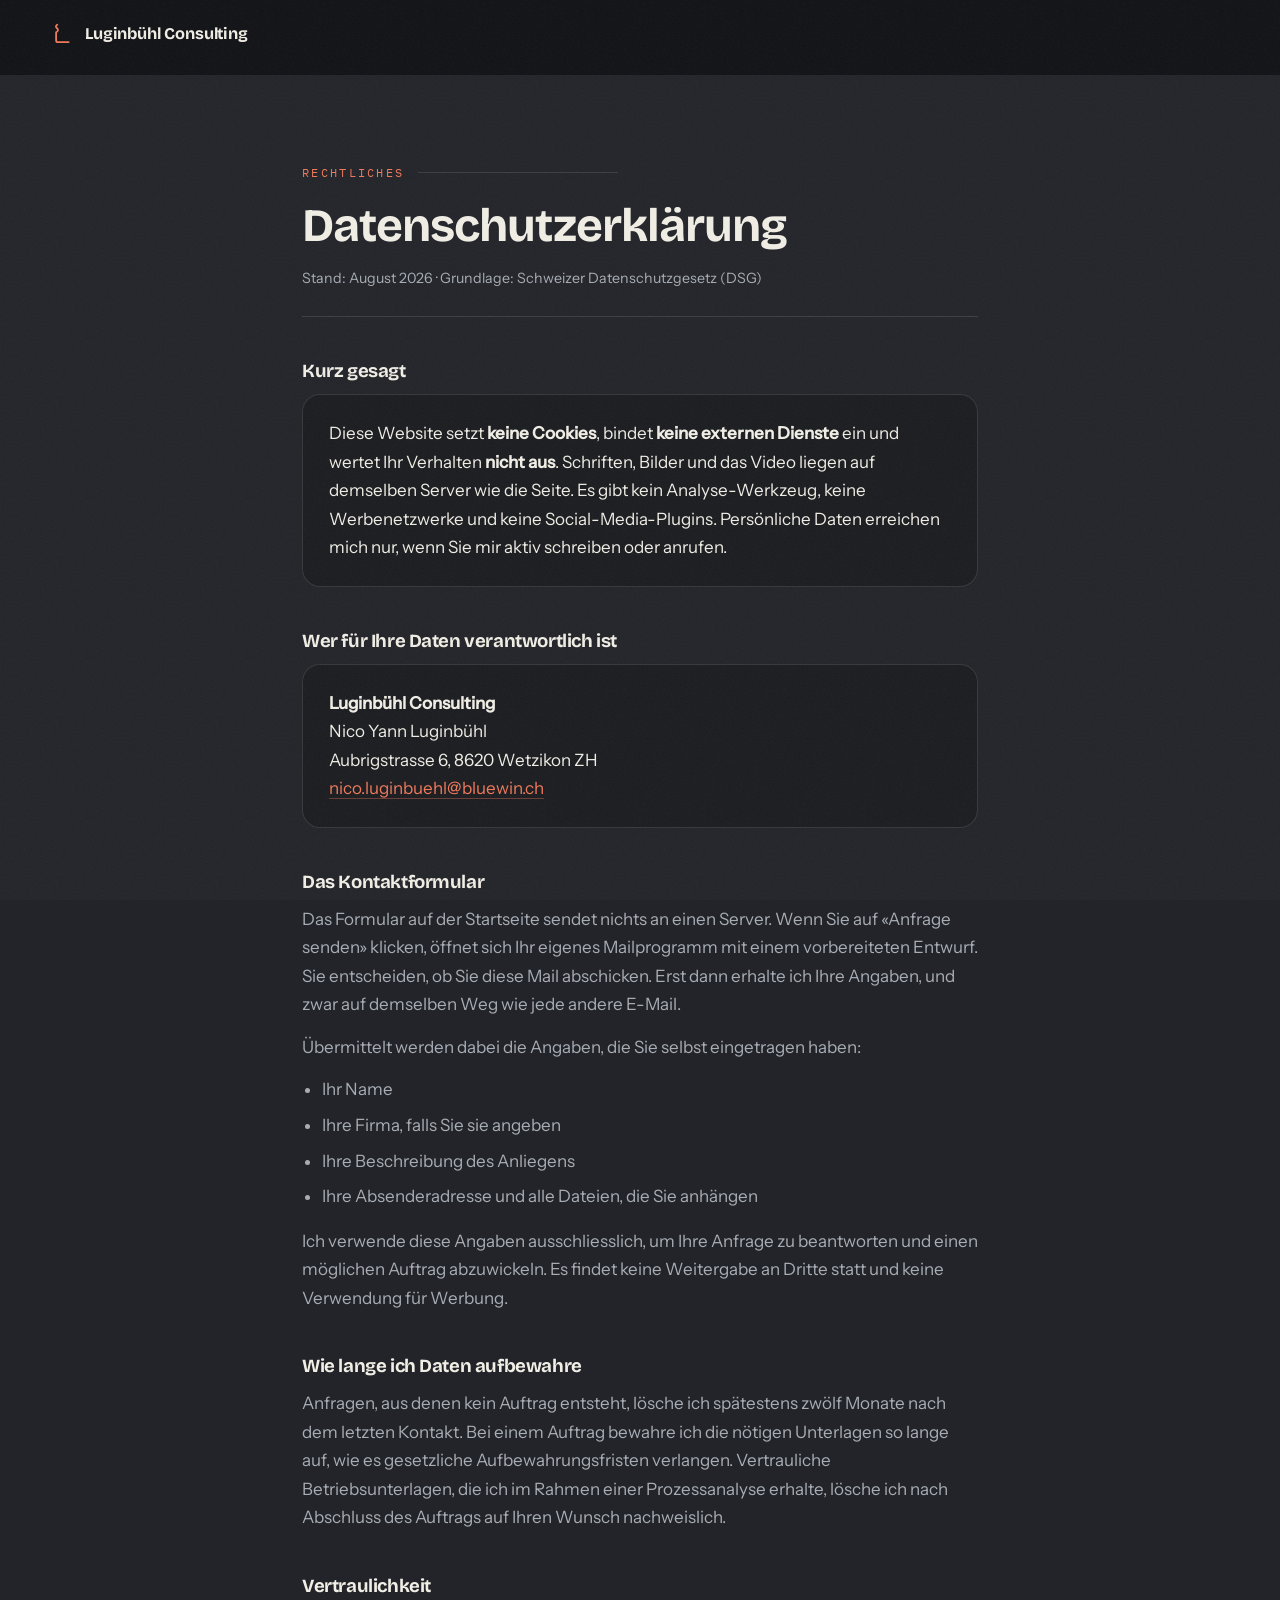
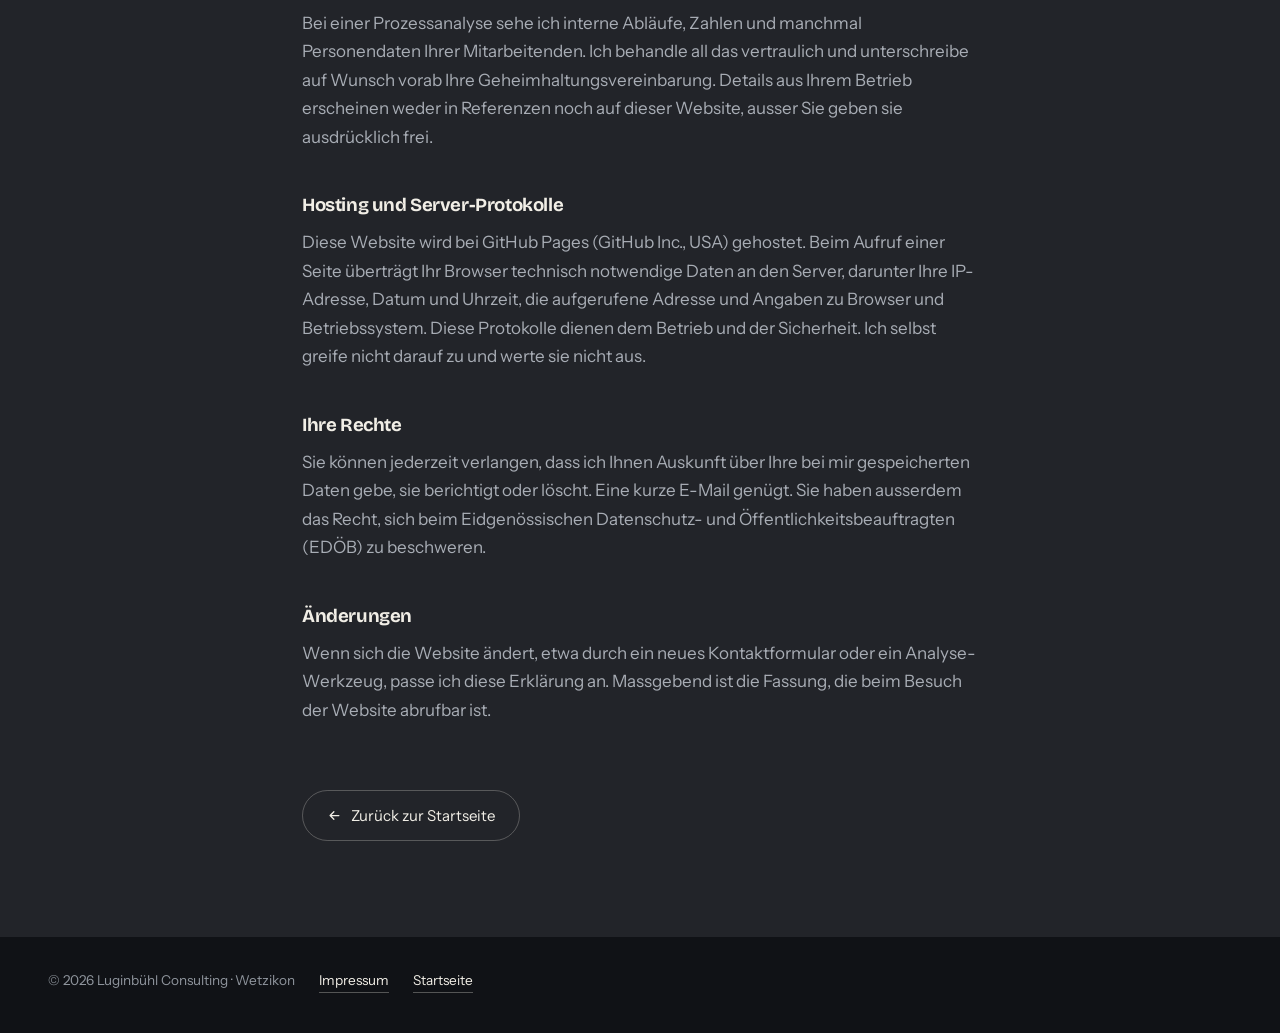
<file: datenschutz/index.html>
<!DOCTYPE html>
<html lang="de">
<head>
<meta charset="UTF-8">
<meta name="viewport" content="width=device-width, initial-scale=1.0">
<title>Datenschutzerklärung · Luginbühl Consulting</title>
<meta name="description" content="Datenschutzerklärung von Luginbühl Consulting: welche Daten erhoben werden, wozu, und welche Rechte Sie haben.">
<meta name="theme-color" content="#222429">
<meta name="robots" content="index,follow">
<link rel="icon" href="data:image/svg+xml,%3Csvg xmlns='http://www.w3.org/2000/svg' viewBox='0 0 48 48'%3E%3Crect width='48' height='48' rx='6' fill='%2314161A'/%3E%3Cpath d='M17 7 C9 12 25 15 15 21 L15 36 Q15 39 18 39 L38 39' fill='none' stroke='%23F0785A' stroke-width='3.6' stroke-linecap='round' stroke-linejoin='round'/%3E%3C/svg%3E">
<link rel="stylesheet" href="../assets/fonts.css">
<link rel="stylesheet" href="../assets/legal.css">
</head>
<body>

<!-- ============================================================
     BEISPIELTEXT, bitte prüfen und anpassen:
     - Name, Adresse und Kontakt (Abschnitt "Wer für Ihre Daten
       verantwortlich ist")
     - Den Hosting-Abschnitt an deinen tatsächlichen Anbieter anpassen
       (aktuell auf GitHub Pages formuliert).
     Die Aussagen zu Cookies, Tracking und externen Diensten stimmen
     mit dem aktuellen Stand der Website überein: Es gibt keine.
     Wenn du später Analytics, Schriften von Google oder ein
     Formular-Tool einbaust, muss dieser Text ergänzt werden.
     ============================================================ -->

<div class="topbar">
  <a class="brand" href="../">
    <svg width="26" height="26" viewBox="0 0 48 48" aria-hidden="true">
      <path d="M17 7 C9 12 25 15 15 21 L15 36 Q15 39 18 39 L38 39" fill="none" stroke="currentColor" stroke-width="3.4" stroke-linecap="round" stroke-linejoin="round"/>
    </svg>
    <span>Luginbühl Consulting</span>
  </a>
</div>

<main>
  <p class="kicker">Rechtliches</p>
  <h1>Datenschutzerklärung</h1>
  <p class="updated">Stand: August 2026 · Grundlage: Schweizer Datenschutzgesetz (DSG)</p>

  <h2>Kurz gesagt</h2>
  <div class="card">
    <p>Diese Website setzt <strong>keine Cookies</strong>, bindet <strong>keine externen Dienste</strong> ein und wertet Ihr Verhalten <strong>nicht aus</strong>. Schriften, Bilder und das Video liegen auf demselben Server wie die Seite. Es gibt kein Analyse-Werkzeug, keine Werbenetzwerke und keine Social-Media-Plugins. Persönliche Daten erreichen mich nur, wenn Sie mir aktiv schreiben oder anrufen.</p>
  </div>

  <h2>Wer für Ihre Daten verantwortlich ist</h2>
  <div class="card">
    <p><strong>Luginbühl Consulting</strong><br>
    Nico Yann Luginbühl<br>
    Aubrigstrasse 6, 8620 Wetzikon ZH<br>
    <a href="mailto:nico.luginbuehl@bluewin.ch">nico.luginbuehl@bluewin.ch</a></p>
  </div>

  <h2>Das Kontaktformular</h2>
  <p>Das Formular auf der Startseite sendet nichts an einen Server. Wenn Sie auf «Anfrage senden» klicken, öffnet sich Ihr eigenes Mailprogramm mit einem vorbereiteten Entwurf. Sie entscheiden, ob Sie diese Mail abschicken. Erst dann erhalte ich Ihre Angaben, und zwar auf demselben Weg wie jede andere E-Mail.</p>
  <p>Übermittelt werden dabei die Angaben, die Sie selbst eingetragen haben:</p>
  <ul>
    <li>Ihr Name</li>
    <li>Ihre Firma, falls Sie sie angeben</li>
    <li>Ihre Beschreibung des Anliegens</li>
    <li>Ihre Absenderadresse und alle Dateien, die Sie anhängen</li>
  </ul>
  <p>Ich verwende diese Angaben ausschliesslich, um Ihre Anfrage zu beantworten und einen möglichen Auftrag abzuwickeln. Es findet keine Weitergabe an Dritte statt und keine Verwendung für Werbung.</p>

  <h2>Wie lange ich Daten aufbewahre</h2>
  <p>Anfragen, aus denen kein Auftrag entsteht, lösche ich spätestens zwölf Monate nach dem letzten Kontakt. Bei einem Auftrag bewahre ich die nötigen Unterlagen so lange auf, wie es gesetzliche Aufbewahrungsfristen verlangen. Vertrauliche Betriebsunterlagen, die ich im Rahmen einer Prozessanalyse erhalte, lösche ich nach Abschluss des Auftrags auf Ihren Wunsch nachweislich.</p>

  <h2>Vertraulichkeit</h2>
  <p>Bei einer Prozessanalyse sehe ich interne Abläufe, Zahlen und manchmal Personendaten Ihrer Mitarbeitenden. Ich behandle all das vertraulich und unterschreibe auf Wunsch vorab Ihre Geheimhaltungsvereinbarung. Details aus Ihrem Betrieb erscheinen weder in Referenzen noch auf dieser Website, ausser Sie geben sie ausdrücklich frei.</p>

  <h2>Hosting und Server-Protokolle</h2>
  <p>Diese Website wird bei GitHub Pages (GitHub Inc., USA) gehostet. Beim Aufruf einer Seite überträgt Ihr Browser technisch notwendige Daten an den Server, darunter Ihre IP-Adresse, Datum und Uhrzeit, die aufgerufene Adresse und Angaben zu Browser und Betriebssystem. Diese Protokolle dienen dem Betrieb und der Sicherheit. Ich selbst greife nicht darauf zu und werte sie nicht aus.</p>

  <h2>Ihre Rechte</h2>
  <p>Sie können jederzeit verlangen, dass ich Ihnen Auskunft über Ihre bei mir gespeicherten Daten gebe, sie berichtigt oder löscht. Eine kurze E-Mail genügt. Sie haben ausserdem das Recht, sich beim Eidgenössischen Datenschutz- und Öffentlichkeitsbeauftragten (EDÖB) zu beschweren.</p>

  <h2>Änderungen</h2>
  <p>Wenn sich die Website ändert, etwa durch ein neues Kontaktformular oder ein Analyse-Werkzeug, passe ich diese Erklärung an. Massgebend ist die Fassung, die beim Besuch der Website abrufbar ist.</p>

  <a class="back" href="../">
    <svg width="15" height="15" viewBox="0 0 24 24" aria-hidden="true"><path d="M19 12H6M11 6l-6 6 6 6" fill="none" stroke="currentColor" stroke-width="2" stroke-linecap="round" stroke-linejoin="round"/></svg>
    Zurück zur Startseite
  </a>
</main>

<footer>
  <span>© 2026 Luginbühl Consulting · Wetzikon</span>
  <a href="../impressum/">Impressum</a>
  <a href="../">Startseite</a>
</footer>

</body>
</html>
</file>
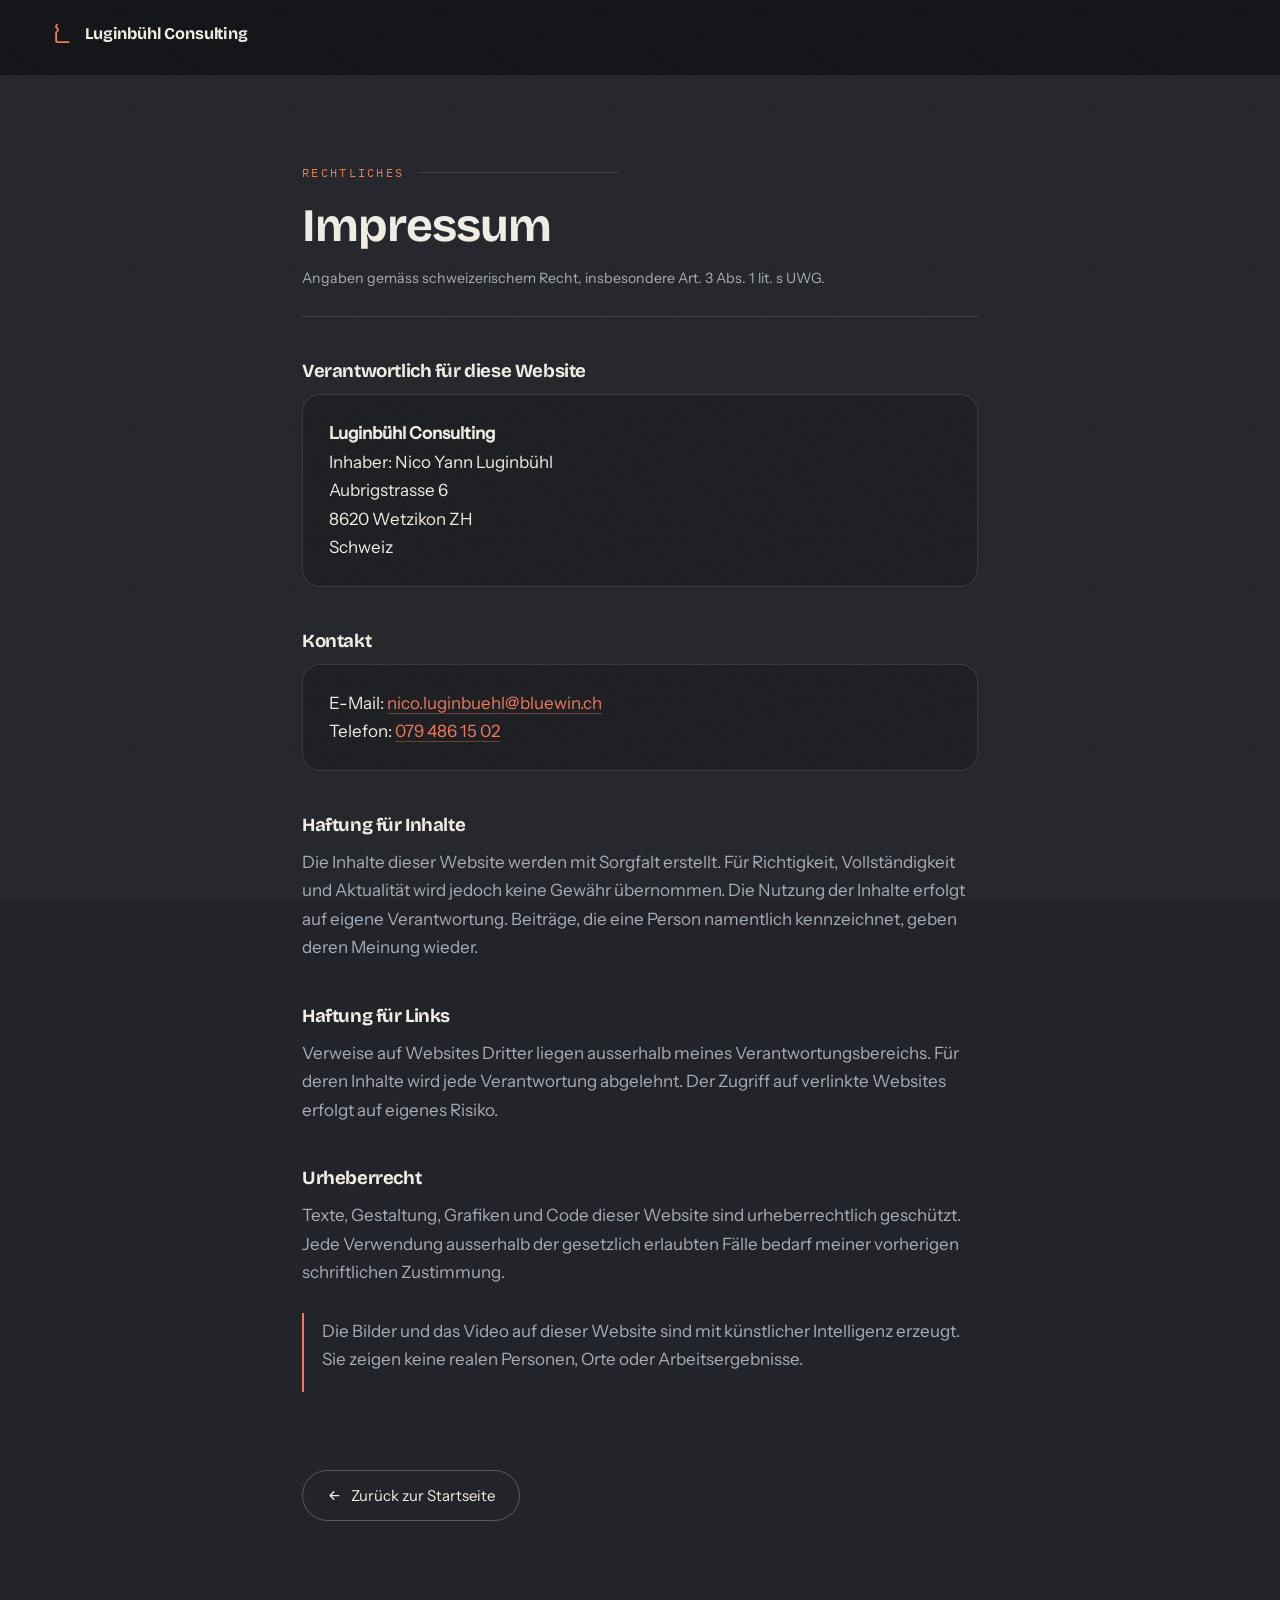
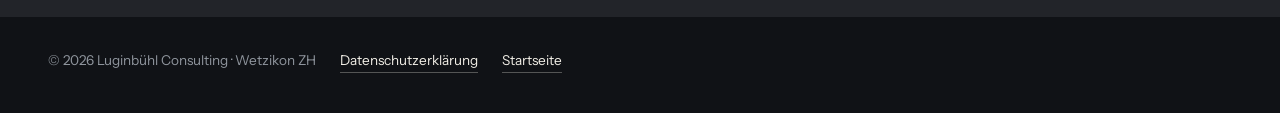
<file: impressum/index.html>
<!DOCTYPE html>
<html lang="de">
<head>
<meta charset="UTF-8">
<meta name="viewport" content="width=device-width, initial-scale=1.0">
<title>Impressum · Luginbühl Consulting</title>
<meta name="description" content="Impressum von Luginbühl Consulting, Prozessanalyse und Optimierung für KMU und Teams.">
<meta name="theme-color" content="#222429">
<meta name="robots" content="index,follow">
<link rel="icon" href="data:image/svg+xml,%3Csvg xmlns='http://www.w3.org/2000/svg' viewBox='0 0 48 48'%3E%3Crect width='48' height='48' rx='6' fill='%2314161A'/%3E%3Cpath d='M17 7 C9 12 25 15 15 21 L15 36 Q15 39 18 39 L38 39' fill='none' stroke='%23F0785A' stroke-width='3.6' stroke-linecap='round' stroke-linejoin='round'/%3E%3C/svg%3E">
<link rel="stylesheet" href="../assets/fonts.css">
<link rel="stylesheet" href="../assets/legal.css">
</head>
<body>

<!-- ============================================================
     ALLE ANGABEN HIER SIND BEISPIELE. Bitte durch deine echten
     Daten ersetzen, bevor die Seite online geht:
     Adresse und Telefonnummer.
     Fällt eine Angabe weg (z.B. keine UID), lösche die Zeile ganz,
     statt sie leer stehen zu lassen.
     ============================================================ -->

<div class="topbar">
  <a class="brand" href="../">
    <svg width="26" height="26" viewBox="0 0 48 48" aria-hidden="true">
      <path d="M17 7 C9 12 25 15 15 21 L15 36 Q15 39 18 39 L38 39" fill="none" stroke="currentColor" stroke-width="3.4" stroke-linecap="round" stroke-linejoin="round"/>
    </svg>
    <span>Luginbühl Consulting</span>
  </a>
</div>

<main>
  <p class="kicker">Rechtliches</p>
  <h1>Impressum</h1>
  <p class="updated">Angaben gemäss schweizerischem Recht, insbesondere Art. 3 Abs. 1 lit. s UWG.</p>

  <h2>Verantwortlich für diese Website</h2>
  <div class="card">
    <p><strong>Luginbühl Consulting</strong><br>
    Inhaber: Nico Yann Luginbühl<br>
    Aubrigstrasse 6<br>
    8620 Wetzikon ZH<br>
    Schweiz</p>
  </div>

  <h2>Kontakt</h2>
  <div class="card">
    <p>E-Mail: <a href="mailto:nico.luginbuehl@bluewin.ch">nico.luginbuehl@bluewin.ch</a><br>
    Telefon: <a href="tel:+41794861502">079 486 15 02</a></p>
  </div>

  <h2>Haftung für Inhalte</h2>
  <p>Die Inhalte dieser Website werden mit Sorgfalt erstellt. Für Richtigkeit, Vollständigkeit und Aktualität wird jedoch keine Gewähr übernommen. Die Nutzung der Inhalte erfolgt auf eigene Verantwortung. Beiträge, die eine Person namentlich kennzeichnet, geben deren Meinung wieder.</p>

  <h2>Haftung für Links</h2>
  <p>Verweise auf Websites Dritter liegen ausserhalb meines Verantwortungsbereichs. Für deren Inhalte wird jede Verantwortung abgelehnt. Der Zugriff auf verlinkte Websites erfolgt auf eigenes Risiko.</p>

  <h2>Urheberrecht</h2>
  <p>Texte, Gestaltung, Grafiken und Code dieser Website sind urheberrechtlich geschützt. Jede Verwendung ausserhalb der gesetzlich erlaubten Fälle bedarf meiner vorherigen schriftlichen Zustimmung.</p>

  <div class="note">
    <p>Die Bilder und das Video auf dieser Website sind mit künstlicher Intelligenz erzeugt. Sie zeigen keine realen Personen, Orte oder Arbeitsergebnisse.</p>
  </div>

  <a class="back" href="../">
    <svg width="15" height="15" viewBox="0 0 24 24" aria-hidden="true"><path d="M19 12H6M11 6l-6 6 6 6" fill="none" stroke="currentColor" stroke-width="2" stroke-linecap="round" stroke-linejoin="round"/></svg>
    Zurück zur Startseite
  </a>
</main>

<footer>
  <span>© 2026 Luginbühl Consulting · Wetzikon ZH</span>
  <a href="../datenschutz/">Datenschutzerklärung</a>
  <a href="../">Startseite</a>
</footer>

</body>
</html>
</file>
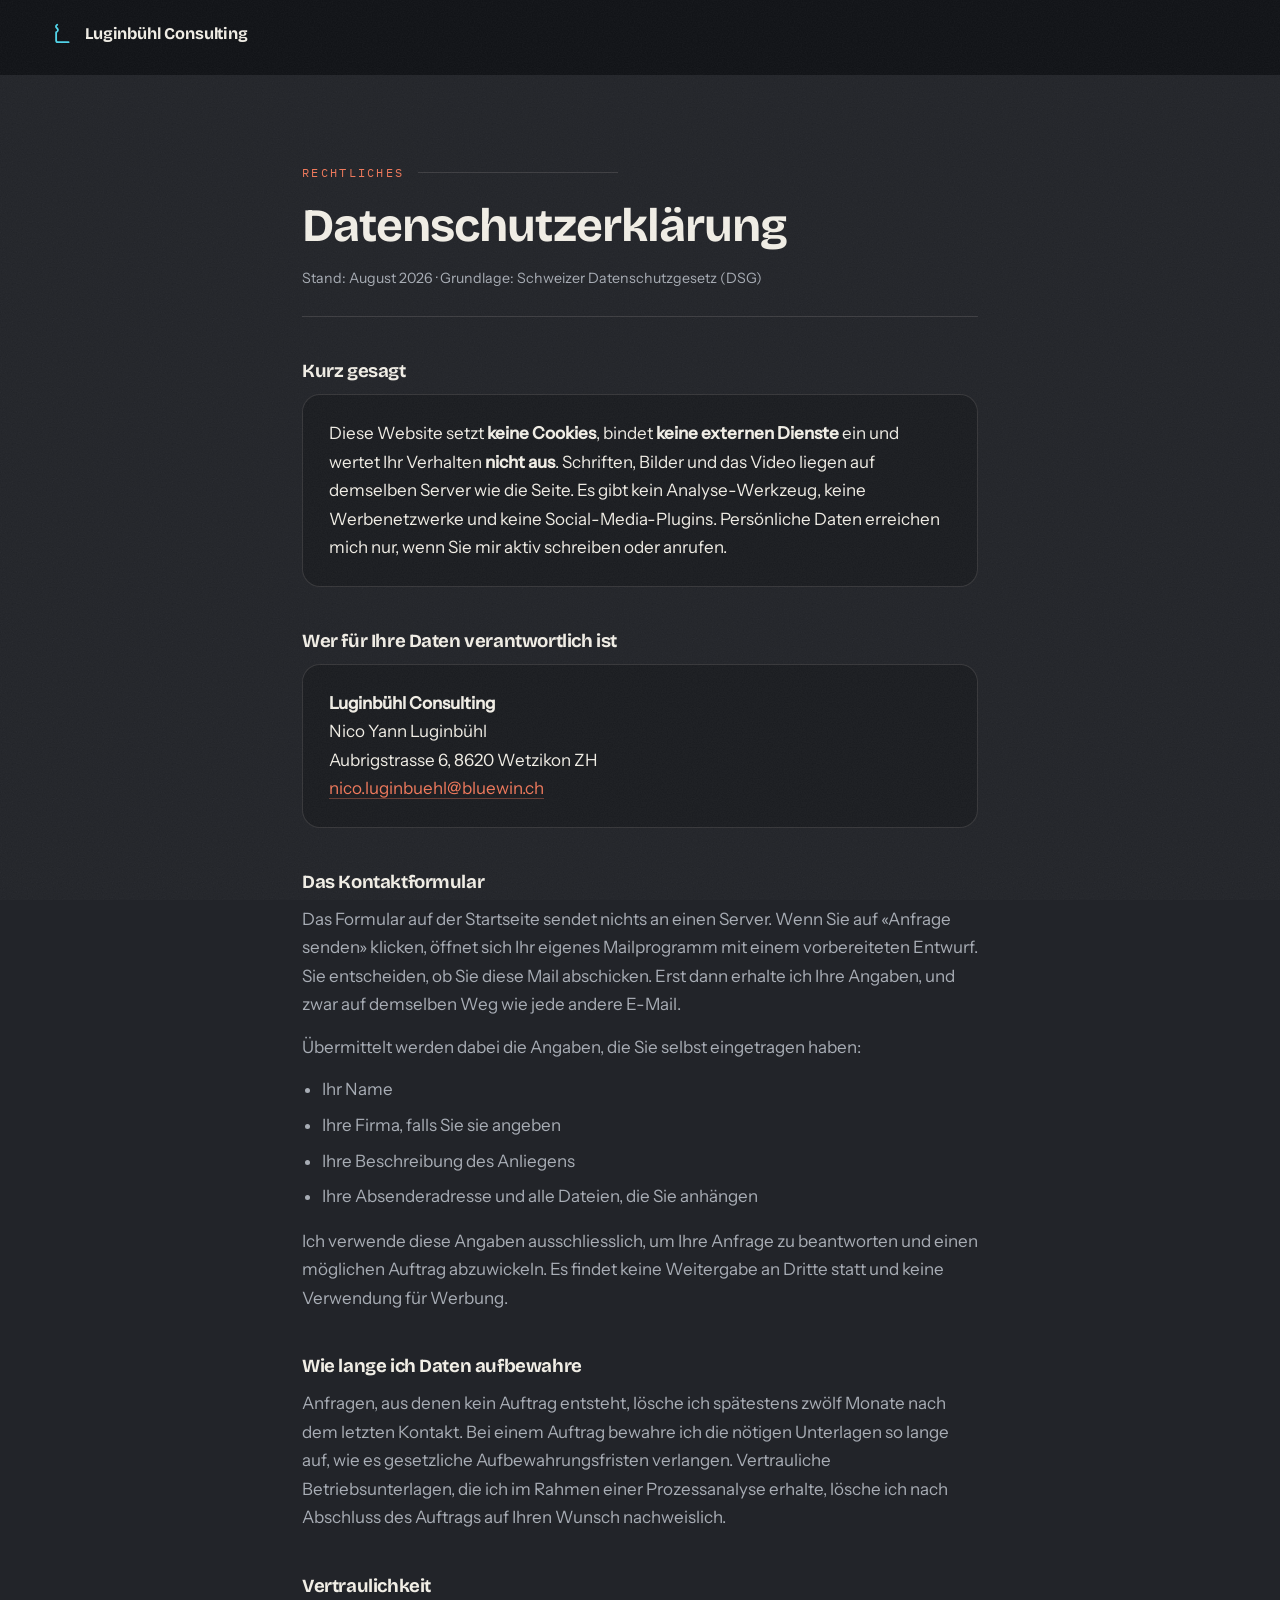
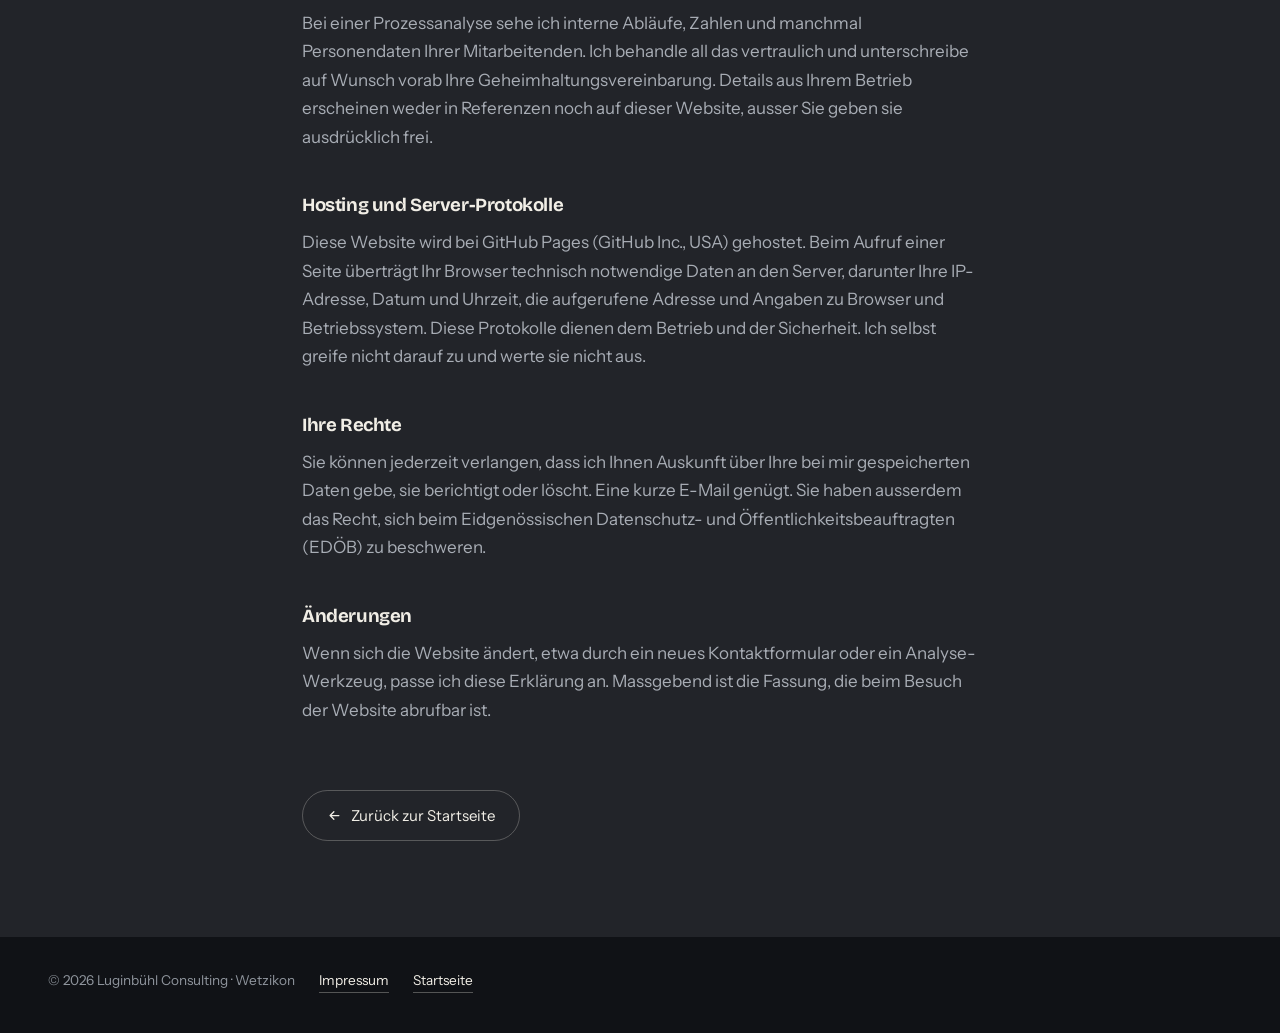
<file: datenschutz.html>
<!DOCTYPE html>
<html lang="de">
<head>
<meta charset="UTF-8">
<meta name="viewport" content="width=device-width, initial-scale=1.0">
<title>Datenschutzerklärung · Luginbühl Consulting</title>
<meta name="description" content="Datenschutzerklärung von Luginbühl Consulting: welche Daten erhoben werden, wozu, und welche Rechte Sie haben.">
<meta name="theme-color" content="#0B111C">
<meta name="robots" content="index,follow">
<link rel="icon" href="data:image/svg+xml,%3Csvg xmlns='http://www.w3.org/2000/svg' viewBox='0 0 48 48'%3E%3Crect width='48' height='48' rx='10' fill='%230B111C'/%3E%3Cpath d='M17 7 C9 12 25 15 15 21 L15 36 Q15 39 18 39 L38 39' fill='none' stroke='%234FD4EA' stroke-width='3.4' stroke-linecap='round' stroke-linejoin='round'/%3E%3C/svg%3E">
<link rel="stylesheet" href="assets/fonts.css">
<link rel="stylesheet" href="assets/legal.css">
</head>
<body>

<!-- ============================================================
     BEISPIELTEXT, bitte prüfen und anpassen:
     - Name, Adresse und Kontakt (Abschnitt "Wer für Ihre Daten
       verantwortlich ist")
     - Den Hosting-Abschnitt an deinen tatsächlichen Anbieter anpassen
       (aktuell auf GitHub Pages formuliert).
     Die Aussagen zu Cookies, Tracking und externen Diensten stimmen
     mit dem aktuellen Stand der Website überein: Es gibt keine.
     Wenn du später Analytics, Schriften von Google oder ein
     Formular-Tool einbaust, muss dieser Text ergänzt werden.
     ============================================================ -->

<div class="topbar">
  <a class="brand" href="index.html">
    <svg width="26" height="26" viewBox="0 0 48 48" aria-hidden="true">
      <path d="M17 7 C9 12 25 15 15 21 L15 36 Q15 39 18 39 L38 39" fill="none" stroke="#4FD4EA" stroke-width="3.4" stroke-linecap="round" stroke-linejoin="round"/>
    </svg>
    <span>Luginbühl Consulting</span>
  </a>
</div>

<main>
  <p class="kicker">Rechtliches</p>
  <h1>Datenschutzerklärung</h1>
  <p class="updated">Stand: August 2026 · Grundlage: Schweizer Datenschutzgesetz (DSG)</p>

  <h2>Kurz gesagt</h2>
  <div class="card">
    <p>Diese Website setzt <strong>keine Cookies</strong>, bindet <strong>keine externen Dienste</strong> ein und wertet Ihr Verhalten <strong>nicht aus</strong>. Schriften, Bilder und das Video liegen auf demselben Server wie die Seite. Es gibt kein Analyse-Werkzeug, keine Werbenetzwerke und keine Social-Media-Plugins. Persönliche Daten erreichen mich nur, wenn Sie mir aktiv schreiben oder anrufen.</p>
  </div>

  <h2>Wer für Ihre Daten verantwortlich ist</h2>
  <div class="card">
    <p><strong>Luginbühl Consulting</strong><br>
    Nico Yann Luginbühl<br>
    Aubrigstrasse 6, 8620 Wetzikon ZH<br>
    <a href="mailto:nico.luginbuehl@bluewin.ch">nico.luginbuehl@bluewin.ch</a></p>
  </div>

  <h2>Das Kontaktformular</h2>
  <p>Das Formular auf der Startseite sendet nichts an einen Server. Wenn Sie auf «Anfrage senden» klicken, öffnet sich Ihr eigenes Mailprogramm mit einem vorbereiteten Entwurf. Sie entscheiden, ob Sie diese Mail abschicken. Erst dann erhalte ich Ihre Angaben, und zwar auf demselben Weg wie jede andere E-Mail.</p>
  <p>Übermittelt werden dabei die Angaben, die Sie selbst eingetragen haben:</p>
  <ul>
    <li>Ihr Name</li>
    <li>Ihre Firma, falls Sie sie angeben</li>
    <li>Ihre Beschreibung des Anliegens</li>
    <li>Ihre Absenderadresse und alle Dateien, die Sie anhängen</li>
  </ul>
  <p>Ich verwende diese Angaben ausschliesslich, um Ihre Anfrage zu beantworten und einen möglichen Auftrag abzuwickeln. Es findet keine Weitergabe an Dritte statt und keine Verwendung für Werbung.</p>

  <h2>Wie lange ich Daten aufbewahre</h2>
  <p>Anfragen, aus denen kein Auftrag entsteht, lösche ich spätestens zwölf Monate nach dem letzten Kontakt. Bei einem Auftrag bewahre ich die nötigen Unterlagen so lange auf, wie es gesetzliche Aufbewahrungsfristen verlangen. Vertrauliche Betriebsunterlagen, die ich im Rahmen einer Prozessanalyse erhalte, lösche ich nach Abschluss des Auftrags auf Ihren Wunsch nachweislich.</p>

  <h2>Vertraulichkeit</h2>
  <p>Bei einer Prozessanalyse sehe ich interne Abläufe, Zahlen und manchmal Personendaten Ihrer Mitarbeitenden. Ich behandle all das vertraulich und unterschreibe auf Wunsch vorab Ihre Geheimhaltungsvereinbarung. Details aus Ihrem Betrieb erscheinen weder in Referenzen noch auf dieser Website, ausser Sie geben sie ausdrücklich frei.</p>

  <h2>Hosting und Server-Protokolle</h2>
  <p>Diese Website wird bei GitHub Pages (GitHub Inc., USA) gehostet. Beim Aufruf einer Seite überträgt Ihr Browser technisch notwendige Daten an den Server, darunter Ihre IP-Adresse, Datum und Uhrzeit, die aufgerufene Adresse und Angaben zu Browser und Betriebssystem. Diese Protokolle dienen dem Betrieb und der Sicherheit. Ich selbst greife nicht darauf zu und werte sie nicht aus.</p>

  <h2>Ihre Rechte</h2>
  <p>Sie können jederzeit verlangen, dass ich Ihnen Auskunft über Ihre bei mir gespeicherten Daten gebe, sie berichtigt oder löscht. Eine kurze E-Mail genügt. Sie haben ausserdem das Recht, sich beim Eidgenössischen Datenschutz- und Öffentlichkeitsbeauftragten (EDÖB) zu beschweren.</p>

  <h2>Änderungen</h2>
  <p>Wenn sich die Website ändert, etwa durch ein neues Kontaktformular oder ein Analyse-Werkzeug, passe ich diese Erklärung an. Massgebend ist die Fassung, die beim Besuch der Website abrufbar ist.</p>

  <a class="back" href="index.html">
    <svg width="15" height="15" viewBox="0 0 24 24" aria-hidden="true"><path d="M19 12H6M11 6l-6 6 6 6" fill="none" stroke="currentColor" stroke-width="2" stroke-linecap="round" stroke-linejoin="round"/></svg>
    Zurück zur Startseite
  </a>
</main>

<footer>
  <span>© 2026 Luginbühl Consulting · Wetzikon</span>
  <a href="impressum.html">Impressum</a>
  <a href="index.html">Startseite</a>
</footer>

</body>
</html>
</file>
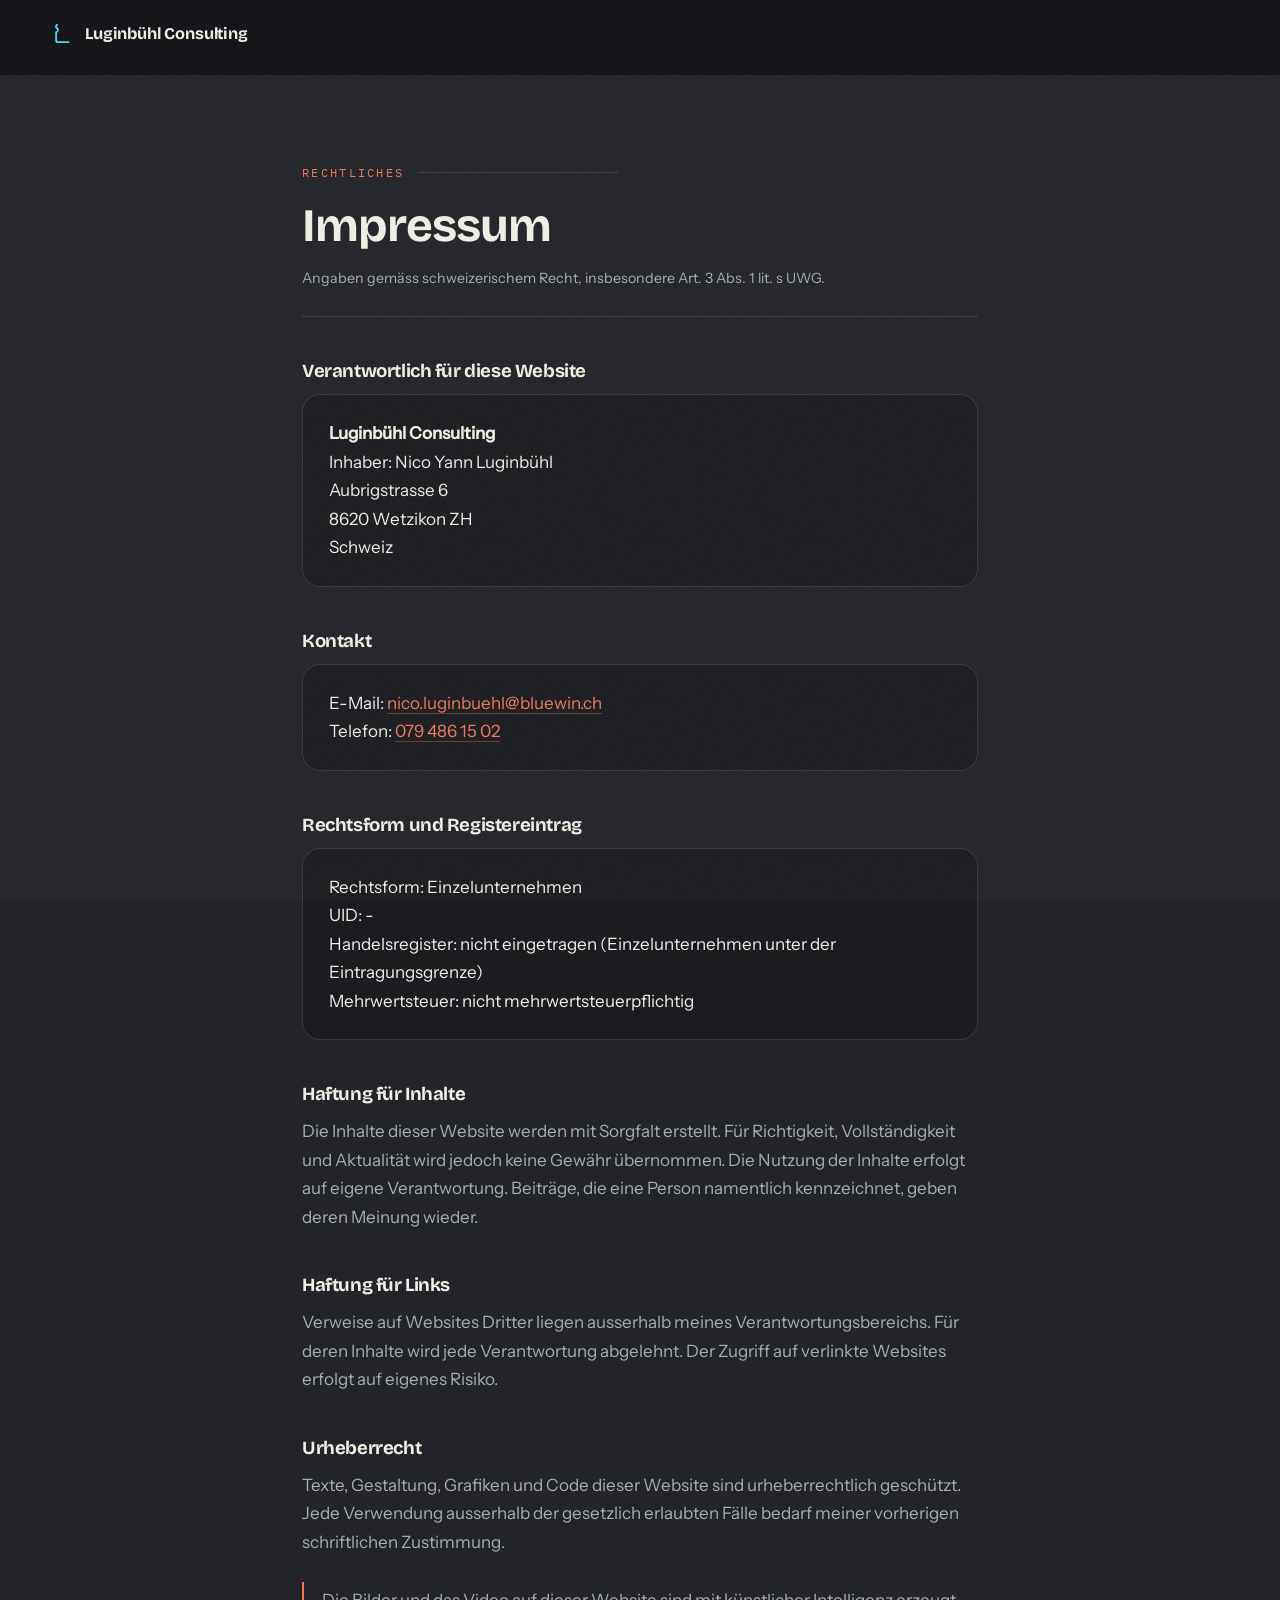
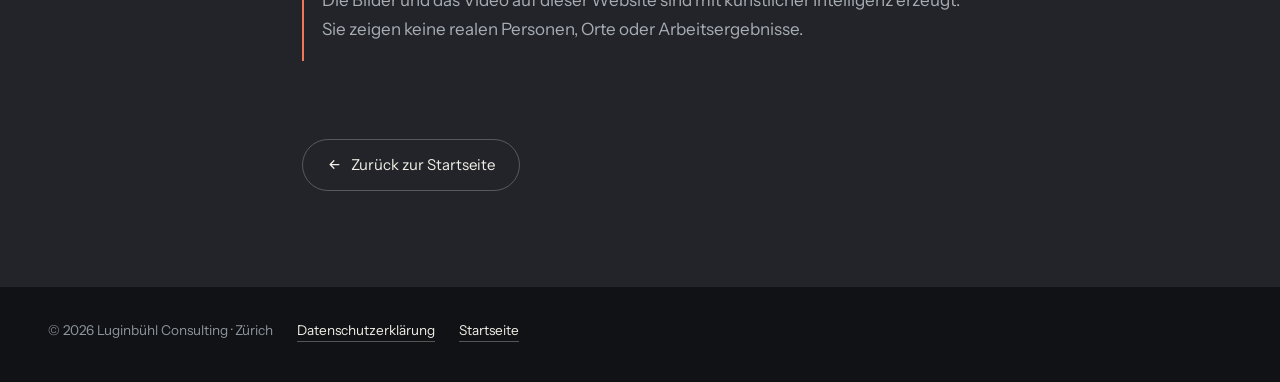
<file: impressum.html>
<!DOCTYPE html>
<html lang="de">
<head>
<meta charset="UTF-8">
<meta name="viewport" content="width=device-width, initial-scale=1.0">
<title>Impressum · Luginbühl Consulting</title>
<meta name="description" content="Impressum von Luginbühl Consulting, Prozessanalyse und Optimierung für KMU und Teams.">
<meta name="theme-color" content="#0B111C">
<meta name="robots" content="index,follow">
<link rel="icon" href="data:image/svg+xml,%3Csvg xmlns='http://www.w3.org/2000/svg' viewBox='0 0 48 48'%3E%3Crect width='48' height='48' rx='10' fill='%230B111C'/%3E%3Cpath d='M17 7 C9 12 25 15 15 21 L15 36 Q15 39 18 39 L38 39' fill='none' stroke='%234FD4EA' stroke-width='3.4' stroke-linecap='round' stroke-linejoin='round'/%3E%3C/svg%3E">
<link rel="stylesheet" href="assets/fonts.css">
<link rel="stylesheet" href="assets/legal.css">
</head>
<body>

<!-- ============================================================
     ALLE ANGABEN HIER SIND BEISPIELE. Bitte durch deine echten
     Daten ersetzen, bevor die Seite online geht:
     Adresse, Telefonnummer, Rechtsform, UID/Handelsregister.
     Fällt eine Angabe weg (z.B. keine UID), lösche die Zeile ganz,
     statt sie leer stehen zu lassen.
     ============================================================ -->

<div class="topbar">
  <a class="brand" href="index.html">
    <svg width="26" height="26" viewBox="0 0 48 48" aria-hidden="true">
      <path d="M17 7 C9 12 25 15 15 21 L15 36 Q15 39 18 39 L38 39" fill="none" stroke="#4FD4EA" stroke-width="3.4" stroke-linecap="round" stroke-linejoin="round"/>
    </svg>
    <span>Luginbühl Consulting</span>
  </a>
</div>

<main>
  <p class="kicker">Rechtliches</p>
  <h1>Impressum</h1>
  <p class="updated">Angaben gemäss schweizerischem Recht, insbesondere Art. 3 Abs. 1 lit. s UWG.</p>

  <h2>Verantwortlich für diese Website</h2>
  <div class="card">
    <p><strong>Luginbühl Consulting</strong><br>
    Inhaber: Nico Yann Luginbühl<br>
    Aubrigstrasse 6<br>
    8620 Wetzikon ZH<br>
    Schweiz</p>
  </div>

  <h2>Kontakt</h2>
  <div class="card">
    <p>E-Mail: <a href="mailto:nico.luginbuehl@bluewin.ch">nico.luginbuehl@bluewin.ch</a><br>
    Telefon: <a href="tel:+41794861502">079 486 15 02</a></p>
  </div>

  <h2>Rechtsform und Registereintrag</h2>
  <div class="card">
    <p>Rechtsform: Einzelunternehmen<br>
    UID: -<br>
    Handelsregister: nicht eingetragen (Einzelunternehmen unter der Eintragungsgrenze)<br>
    Mehrwertsteuer: nicht mehrwertsteuerpflichtig</p>
  </div>

  <h2>Haftung für Inhalte</h2>
  <p>Die Inhalte dieser Website werden mit Sorgfalt erstellt. Für Richtigkeit, Vollständigkeit und Aktualität wird jedoch keine Gewähr übernommen. Die Nutzung der Inhalte erfolgt auf eigene Verantwortung. Beiträge, die eine Person namentlich kennzeichnet, geben deren Meinung wieder.</p>

  <h2>Haftung für Links</h2>
  <p>Verweise auf Websites Dritter liegen ausserhalb meines Verantwortungsbereichs. Für deren Inhalte wird jede Verantwortung abgelehnt. Der Zugriff auf verlinkte Websites erfolgt auf eigenes Risiko.</p>

  <h2>Urheberrecht</h2>
  <p>Texte, Gestaltung, Grafiken und Code dieser Website sind urheberrechtlich geschützt. Jede Verwendung ausserhalb der gesetzlich erlaubten Fälle bedarf meiner vorherigen schriftlichen Zustimmung.</p>

  <div class="note">
    <p>Die Bilder und das Video auf dieser Website sind mit künstlicher Intelligenz erzeugt. Sie zeigen keine realen Personen, Orte oder Arbeitsergebnisse.</p>
  </div>

  <a class="back" href="index.html">
    <svg width="15" height="15" viewBox="0 0 24 24" aria-hidden="true"><path d="M19 12H6M11 6l-6 6 6 6" fill="none" stroke="currentColor" stroke-width="2" stroke-linecap="round" stroke-linejoin="round"/></svg>
    Zurück zur Startseite
  </a>
</main>

<footer>
  <span>© 2026 Luginbühl Consulting · Zürich</span>
  <a href="datenschutz.html">Datenschutzerklärung</a>
  <a href="index.html">Startseite</a>
</footer>

</body>
</html>
</file>
<file: assets/fonts.css>
/* Selbst ausgelieferte Schriften: keine Verbindung zu Google beim Seitenaufruf. */
@font-face{font-family:'Bricolage Grotesque';font-style:normal;font-weight:600;font-display:swap;
  src:url('fonts/bricolage-600-latin-ext.woff2') format('woff2');
  unicode-range:U+0100-02BA, U+02BD-02C5, U+02C7-02CC, U+02CE-02D7, U+02DD-02FF, U+0304, U+0308, U+0329, U+1D00-1DBF, U+1E00-1E9F, U+1EF2-1EFF, U+2020, U+20A0-20AB, U+20AD-20C0, U+2113, U+2C60-2C7F, U+A720-A7FF}
@font-face{font-family:'Bricolage Grotesque';font-style:normal;font-weight:600;font-display:swap;
  src:url('fonts/bricolage-600-latin.woff2') format('woff2');
  unicode-range:U+0000-00FF, U+0131, U+0152-0153, U+02BB-02BC, U+02C6, U+02DA, U+02DC, U+0304, U+0308, U+0329, U+2000-206F, U+20AC, U+2122, U+2191, U+2193, U+2212, U+2215, U+FEFF, U+FFFD}
@font-face{font-family:'Bricolage Grotesque';font-style:normal;font-weight:700;font-display:swap;
  src:url('fonts/bricolage-600-latin-ext.woff2') format('woff2');
  unicode-range:U+0100-02BA, U+02BD-02C5, U+02C7-02CC, U+02CE-02D7, U+02DD-02FF, U+0304, U+0308, U+0329, U+1D00-1DBF, U+1E00-1E9F, U+1EF2-1EFF, U+2020, U+20A0-20AB, U+20AD-20C0, U+2113, U+2C60-2C7F, U+A720-A7FF}
@font-face{font-family:'Bricolage Grotesque';font-style:normal;font-weight:700;font-display:swap;
  src:url('fonts/bricolage-600-latin.woff2') format('woff2');
  unicode-range:U+0000-00FF, U+0131, U+0152-0153, U+02BB-02BC, U+02C6, U+02DA, U+02DC, U+0304, U+0308, U+0329, U+2000-206F, U+20AC, U+2122, U+2191, U+2193, U+2212, U+2215, U+FEFF, U+FFFD}
@font-face{font-family:'IBM Plex Mono';font-style:normal;font-weight:400;font-display:swap;
  src:url('fonts/plexmono-400-latin-ext.woff2') format('woff2');
  unicode-range:U+0100-02BA, U+02BD-02C5, U+02C7-02CC, U+02CE-02D7, U+02DD-02FF, U+0304, U+0308, U+0329, U+1D00-1DBF, U+1E00-1E9F, U+1EF2-1EFF, U+2020, U+20A0-20AB, U+20AD-20C0, U+2113, U+2C60-2C7F, U+A720-A7FF}
@font-face{font-family:'IBM Plex Mono';font-style:normal;font-weight:400;font-display:swap;
  src:url('fonts/plexmono-400-latin.woff2') format('woff2');
  unicode-range:U+0000-00FF, U+0131, U+0152-0153, U+02BB-02BC, U+02C6, U+02DA, U+02DC, U+0304, U+0308, U+0329, U+2000-206F, U+20AC, U+2122, U+2191, U+2193, U+2212, U+2215, U+FEFF, U+FFFD}
@font-face{font-family:'IBM Plex Mono';font-style:normal;font-weight:500;font-display:swap;
  src:url('fonts/plexmono-500-latin-ext.woff2') format('woff2');
  unicode-range:U+0100-02BA, U+02BD-02C5, U+02C7-02CC, U+02CE-02D7, U+02DD-02FF, U+0304, U+0308, U+0329, U+1D00-1DBF, U+1E00-1E9F, U+1EF2-1EFF, U+2020, U+20A0-20AB, U+20AD-20C0, U+2113, U+2C60-2C7F, U+A720-A7FF}
@font-face{font-family:'IBM Plex Mono';font-style:normal;font-weight:500;font-display:swap;
  src:url('fonts/plexmono-500-latin.woff2') format('woff2');
  unicode-range:U+0000-00FF, U+0131, U+0152-0153, U+02BB-02BC, U+02C6, U+02DA, U+02DC, U+0304, U+0308, U+0329, U+2000-206F, U+20AC, U+2122, U+2191, U+2193, U+2212, U+2215, U+FEFF, U+FFFD}
@font-face{font-family:'Instrument Sans';font-style:normal;font-weight:400;font-display:swap;
  src:url('fonts/instrument-400-latin-ext.woff2') format('woff2');
  unicode-range:U+0100-02BA, U+02BD-02C5, U+02C7-02CC, U+02CE-02D7, U+02DD-02FF, U+0304, U+0308, U+0329, U+1D00-1DBF, U+1E00-1E9F, U+1EF2-1EFF, U+2020, U+20A0-20AB, U+20AD-20C0, U+2113, U+2C60-2C7F, U+A720-A7FF}
@font-face{font-family:'Instrument Sans';font-style:normal;font-weight:400;font-display:swap;
  src:url('fonts/instrument-400-latin.woff2') format('woff2');
  unicode-range:U+0000-00FF, U+0131, U+0152-0153, U+02BB-02BC, U+02C6, U+02DA, U+02DC, U+0304, U+0308, U+0329, U+2000-206F, U+20AC, U+2122, U+2191, U+2193, U+2212, U+2215, U+FEFF, U+FFFD}
@font-face{font-family:'Instrument Sans';font-style:normal;font-weight:500;font-display:swap;
  src:url('fonts/instrument-400-latin-ext.woff2') format('woff2');
  unicode-range:U+0100-02BA, U+02BD-02C5, U+02C7-02CC, U+02CE-02D7, U+02DD-02FF, U+0304, U+0308, U+0329, U+1D00-1DBF, U+1E00-1E9F, U+1EF2-1EFF, U+2020, U+20A0-20AB, U+20AD-20C0, U+2113, U+2C60-2C7F, U+A720-A7FF}
@font-face{font-family:'Instrument Sans';font-style:normal;font-weight:500;font-display:swap;
  src:url('fonts/instrument-400-latin.woff2') format('woff2');
  unicode-range:U+0000-00FF, U+0131, U+0152-0153, U+02BB-02BC, U+02C6, U+02DA, U+02DC, U+0304, U+0308, U+0329, U+2000-206F, U+20AC, U+2122, U+2191, U+2193, U+2212, U+2215, U+FEFF, U+FFFD}
</file>
<file: assets/legal.css>
/* Gemeinsames Stylesheet fuer Impressum und Datenschutzerklaerung.
   Gleiche Farbwelt wie die Startseite: dunkles Graphit, ein Rotorange. */
:root{
  --ground:#222429;
  --ground-2:#1A1C20;
  --ground-3:#101216;
  --light:#F1EEE6;
  --muted:#A8ADB5;
  --muted-2:#8F959D;
  --rule:rgba(241,238,230,.13);
  --rule-2:rgba(241,238,230,.26);
  --ember:#F0785A;
  --ember-deep:#F9A38C;
  --ease:cubic-bezier(.22,.7,.24,1);
  --r-xs:8px;
  --r-sm:12px;
  --r-md:18px;
  --display:"Bricolage Grotesque",ui-sans-serif,system-ui,Arial,sans-serif;
  --body:"Instrument Sans",system-ui,sans-serif;
  --mono:"IBM Plex Mono",ui-monospace,monospace;
}
*{margin:0;padding:0;box-sizing:border-box}
html,body{overflow-x:hidden;overflow-x:clip}
body{
  background:var(--ground);
  color:var(--light);
  font-family:var(--body);
  font-size:17px;line-height:1.68;
  -webkit-font-smoothing:antialiased;
}
body::after{content:"";position:fixed;inset:0;z-index:3;pointer-events:none;opacity:.055;
  background-image:url("data:image/svg+xml,%3Csvg xmlns='http://www.w3.org/2000/svg' width='160' height='160'%3E%3Cfilter id='n'%3E%3CfeTurbulence type='fractalNoise' baseFrequency='.8' numOctaves='3' stitchTiles='stitch'/%3E%3CfeColorMatrix type='saturate' values='0'/%3E%3C/filter%3E%3Crect width='160' height='160' filter='url(%23n)'/%3E%3C/svg%3E")}
h1,h2{font-family:var(--display);font-weight:700;line-height:1.12;letter-spacing:-.022em}
a{color:var(--ember);text-decoration:none;border-bottom:1px solid rgba(240,120,90,.36);transition:color .3s var(--ease),border-color .3s var(--ease)}
a:hover{color:var(--ember-deep);border-bottom-color:var(--ember-deep)}
:focus-visible{outline:2px solid var(--ember);outline-offset:3px;border-radius:var(--r-xs)}

.topbar{background:var(--ground-3);padding:20px clamp(20px,5vw,48px)}
.brand{display:inline-flex;align-items:center;gap:11px;color:var(--light);
  font-family:var(--display);font-weight:700;font-size:1.02rem;letter-spacing:-.01em;border-bottom:none}
.brand:hover{color:var(--light)}
.brand svg{display:block;color:var(--ember)}

main{max-width:740px;margin:0 auto;padding:clamp(48px,7vw,88px) clamp(20px,5vw,32px) 96px}
.kicker{display:flex;align-items:center;gap:14px;
  font-family:var(--mono);font-size:.72rem;letter-spacing:.2em;text-transform:uppercase;
  color:var(--ember);margin-bottom:18px}
.kicker::after{content:"";flex:1 1 auto;max-width:200px;height:1px;background:var(--rule)}
h1{font-size:clamp(2rem,4.4vw,2.9rem);margin-bottom:14px}
.updated{color:var(--muted);font-size:.89rem;margin-bottom:40px;padding-bottom:26px;border-bottom:1px solid var(--rule)}
h2{font-size:1.16rem;margin:44px 0 12px}
p{margin-bottom:14px;color:var(--muted)}
p strong{color:var(--light);font-weight:600}
ul{margin:0 0 16px 20px;color:var(--muted)}
li{margin-bottom:7px}
.card{background:var(--ground-2);border:1px solid var(--rule);border-radius:var(--r-md);
  padding:24px 26px;margin-bottom:16px}
.card p{color:var(--light)}
.card p:last-child{margin-bottom:0}
.note{border-left:2px solid var(--ember);padding:4px 0 4px 18px;margin:26px 0;color:var(--muted)}
.back{display:inline-flex;align-items:center;gap:9px;margin-top:52px;border-bottom:none;
  border:1px solid var(--rule-2);border-radius:999px;padding:12px 24px;
  color:var(--light);font-size:.94rem;transition:border-color .3s var(--ease),background .3s var(--ease),color .3s var(--ease)}
.back:hover{border-color:var(--light);background:var(--light);color:var(--ground)}
footer{background:var(--ground-3);padding:32px clamp(20px,5vw,48px) 40px;
  color:var(--muted-2);font-size:.85rem;display:flex;gap:24px;flex-wrap:wrap}
footer a{color:var(--light);border-bottom-color:rgba(241,238,230,.3)}
footer a:hover{color:var(--ember);border-bottom-color:var(--ember)}
@media (prefers-reduced-motion:reduce){*{transition:none!important;animation:none!important}
  body::after{opacity:.04}}
</file>
